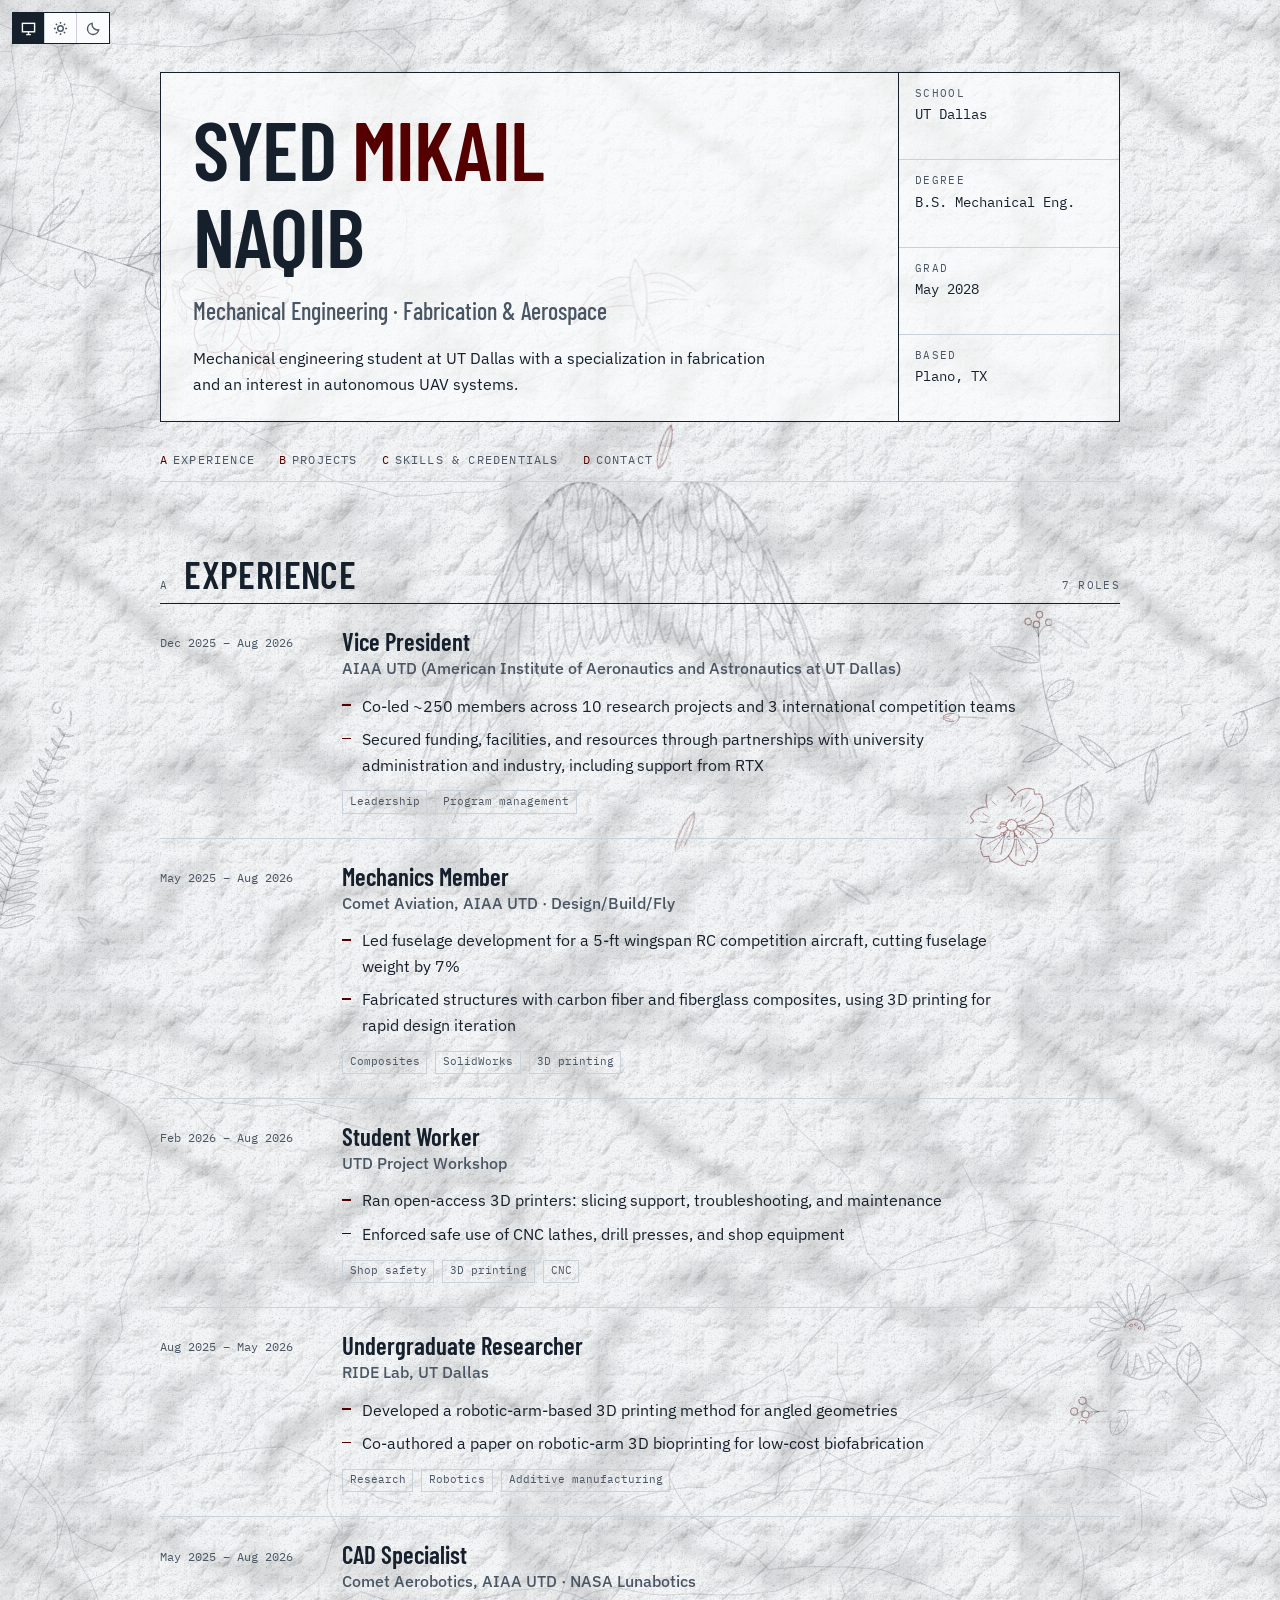
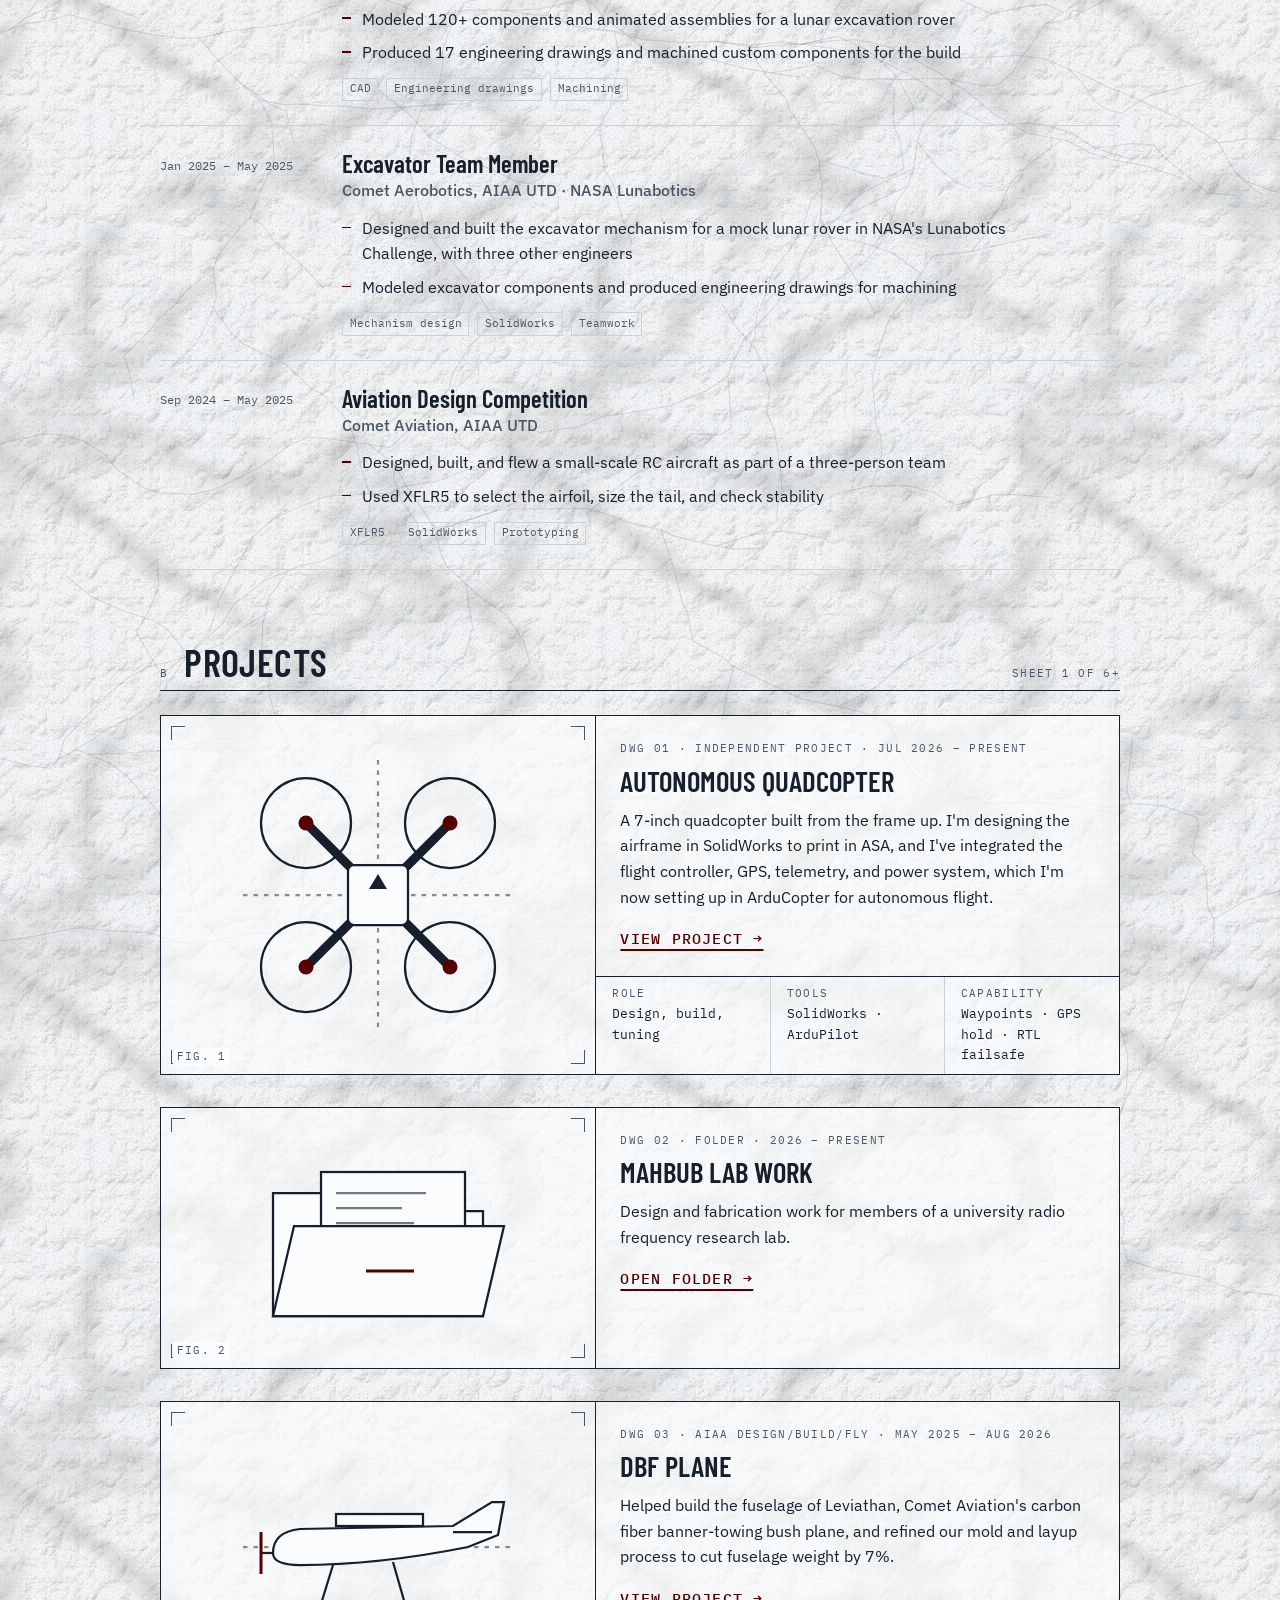
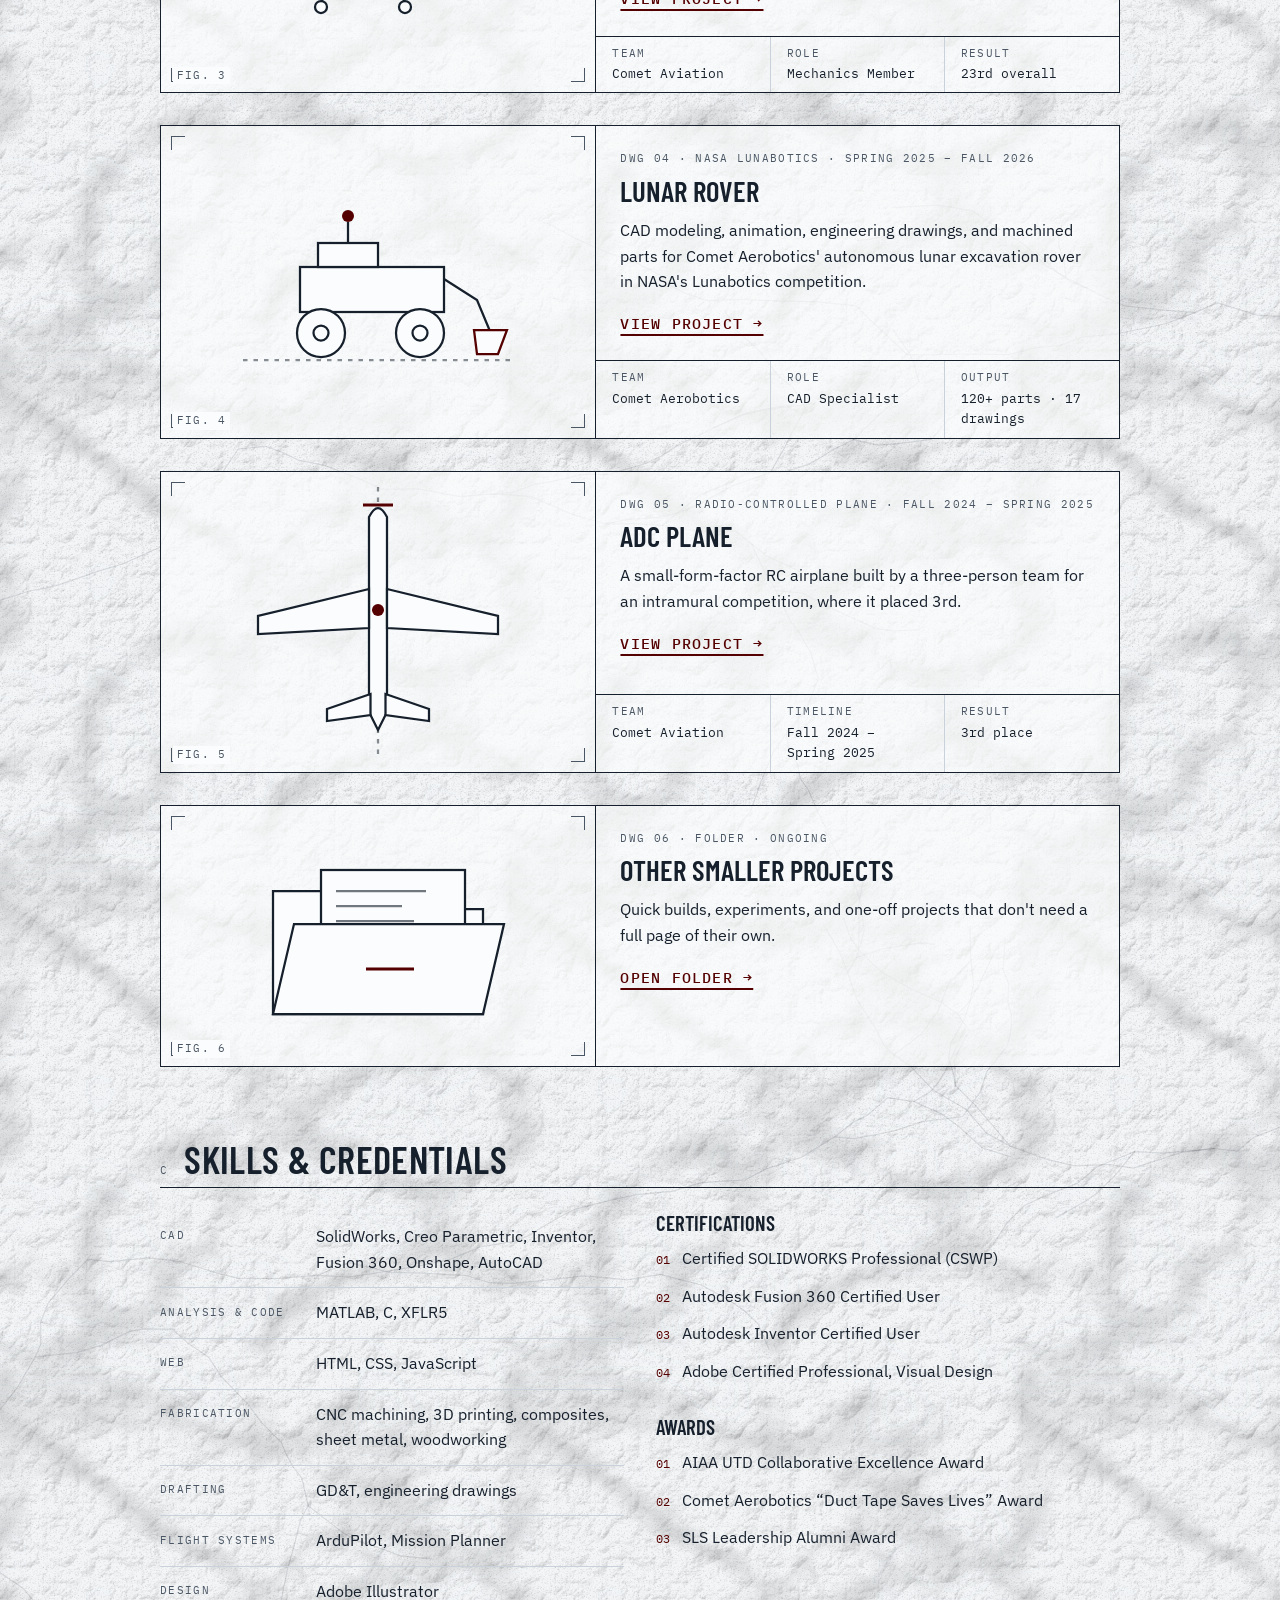
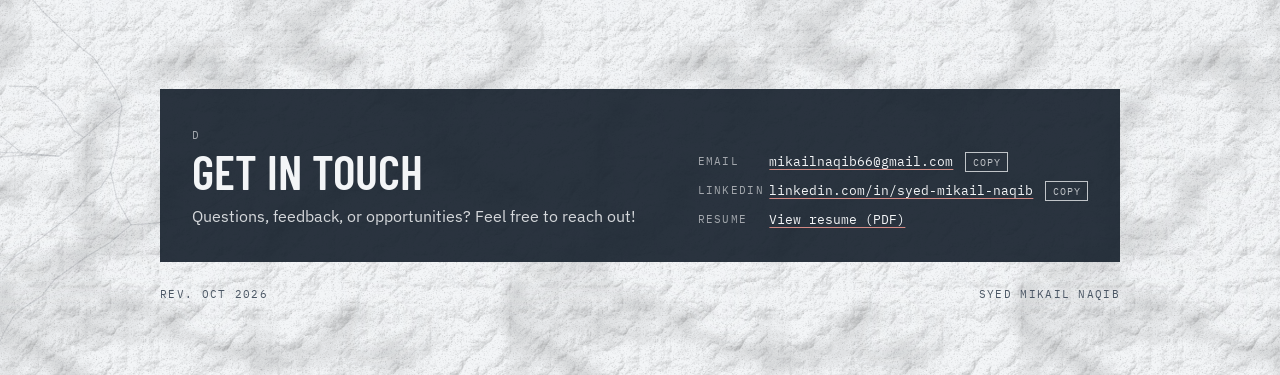
<file: index.html>
<!doctype html>
<html lang="en">
<head>
<meta charset="utf-8">
<meta name="viewport" content="width=device-width, initial-scale=1, viewport-fit=cover">
<meta name="description" content="Engineering portfolio of Mikail Naqib, mechanical engineering student at UT Dallas: fabrication, aerospace, and autonomous UAV projects.">
<title>Mikail Naqib Portfolio</title>
<link rel="preconnect" href="https://fonts.googleapis.com">
<link rel="stylesheet" href="https://fonts.googleapis.com/css2?family=Barlow+Condensed:wght@500;600;700&family=IBM+Plex+Sans:ital,wght@0,400;0,500;0,600;1,400&family=IBM+Plex+Mono:wght@400;500&display=swap">
<link rel="stylesheet" href="styles.css">
<meta name="portfolio-page" content="home">
<script src="site.js"></script>
<script src="background.js" defer></script>
</head>
<body>
<div class="wrap" id="app"></div>

<script>
/* =====================================================================
   EDIT YOUR PORTFOLIO HERE.
   Everything on the page is generated from this one object.
   - Add/remove entries by copying a block.
   - For project photos, set image to a URL or data URI; leave "" to show the drawing placeholder.
   - Fields marked TODO are placeholders for you to fill in.
   ===================================================================== */
const PORTFOLIO = {
  name: { first: "Syed", preferred: "Mikail", last: "Naqib" },  // "preferred" is highlighted in the accent color
  role: "Mechanical Engineering · Fabrication & Aerospace",
  summary: "Mechanical engineering student at UT Dallas with a specialization in fabrication and an interest in autonomous UAV systems.",
  meta: [
    ["School", "UT Dallas"],
    ["Degree", "B.S. Mechanical Eng."],
    ["Grad", "May 2028"],
    ["Based", "Plano, TX"]
  ],

  experience: [
    {
      title: "Vice President", org: "AIAA UTD (American Institute of Aeronautics and Astronautics at UT Dallas)", when: "Dec 2025 – Aug 2026",
      points: [
        "Co-led ~250 members across 10 research projects and 3 international competition teams",
        "Secured funding, facilities, and resources through partnerships with university administration and industry, including support from RTX"
      ],
      tags: ["Leadership", "Program management"]
    },
    {
      title: "Mechanics Member", org: "Comet Aviation, AIAA UTD · Design/Build/Fly", when: "May 2025 – Aug 2026",
      points: [
        "Led fuselage development for a 5-ft wingspan RC competition aircraft, cutting fuselage weight by 7%",
        "Fabricated structures with carbon fiber and fiberglass composites, using 3D printing for rapid design iteration"
      ],
      tags: ["Composites", "SolidWorks", "3D printing"]
    },
    {
      title: "Student Worker", org: "UTD Project Workshop", when: "Feb 2026 – Aug 2026",
      points: [
        "Ran open-access 3D printers: slicing support, troubleshooting, and maintenance",
        "Enforced safe use of CNC lathes, drill presses, and shop equipment"
      ],
      tags: ["Shop safety", "3D printing", "CNC"]
    },
    {
      title: "Undergraduate Researcher", org: "RIDE Lab, UT Dallas", when: "Aug 2025 – May 2026",
      points: [
        "Developed a robotic-arm-based 3D printing method for angled geometries",
        "Co-authored a paper on robotic-arm 3D bioprinting for low-cost biofabrication"
      ],
      tags: ["Research", "Robotics", "Additive manufacturing"]
    },
    {
      title: "CAD Specialist", org: "Comet Aerobotics, AIAA UTD · NASA Lunabotics", when: "May 2025 – Aug 2026",
      points: [
        "Modeled 120+ components and animated assemblies for a lunar excavation rover",
        "Produced 17 engineering drawings and machined custom components for the build"
      ],
      tags: ["CAD", "Engineering drawings", "Machining"]
    },
    {
      title: "Excavator Team Member", org: "Comet Aerobotics, AIAA UTD · NASA Lunabotics", when: "Jan 2025 – May 2025",
      points: [
        "Designed and built the excavator mechanism for a mock lunar rover in NASA's Lunabotics Challenge, with three other engineers",
        "Modeled excavator components and produced engineering drawings for machining"
      ],
      tags: ["Mechanism design", "SolidWorks", "Teamwork"]
    },
    {
      title: "Aviation Design Competition", org: "Comet Aviation, AIAA UTD", when: "Sep 2024 – May 2025",
      points: [
        "Designed, built, and flew a small-scale RC aircraft as part of a three-person team",
        "Used XFLR5 to select the airfoil, size the tail, and check stability"
      ],
      tags: ["XFLR5", "SolidWorks", "Prototyping"]
    }
  ],

  projects: [
    {
      title: "Autonomous Quadcopter", kind: "Independent project", when: "Jul 2026 – present",
      image: "", figure: "quad", link: "quadcopter.html",
      text: "A 7-inch quadcopter built from the frame up. I'm designing the airframe in SolidWorks to print in ASA, and I've integrated the flight controller, GPS, telemetry, and power system, which I'm now setting up in ArduCopter for autonomous flight.",
      specs: [["Role","Design, build, tuning"],["Tools","SolidWorks · ArduPilot"],["Capability","Waypoints · GPS hold · RTL failsafe"]]
    },
    {
      title: "Mahbub Lab Work", kind: "Folder", when: "2026 – present",
      image: "", figure: "folder", link: "mahbub-lab.html", linkText: "Open folder",
      text: "Design and fabrication work for members of a university radio frequency research lab.",
      specs: []   // folder cards have no spec row
    },
    {
      title: "DBF Plane", kind: "AIAA Design/Build/Fly", when: "May 2025 – Aug 2026",
      image: "", figure: "dbf", link: "dbf-plane.html",
      text: "Helped build the fuselage of Leviathan, Comet Aviation's carbon fiber banner-towing bush plane, and refined our mold and layup process to cut fuselage weight by 7%.",
      specs: [["Team","Comet Aviation"],["Role","Mechanics Member"],["Result","23rd overall"]]
    },
    {
      title: "Lunar Rover", kind: "NASA Lunabotics", when: "Spring 2025 – Fall 2026",
      image: "", figure: "rover", link: "lunar-rover.html",
      text: "CAD modeling, animation, engineering drawings, and machined parts for Comet Aerobotics' autonomous lunar excavation rover in NASA's Lunabotics competition.",
      specs: [["Team","Comet Aerobotics"],["Role","CAD Specialist"],["Output","120+ parts · 17 drawings"]]
    },
    {
      title: "ADC Plane", kind: "Radio-controlled plane", when: "Fall 2024 – Spring 2025",
      image: "", figure: "plane", link: "adc-plane.html",
      text: "A small-form-factor RC airplane built by a three-person team for an intramural competition, where it placed 3rd.",
      specs: [["Team","Comet Aviation"],["Timeline","Fall 2024 – Spring 2025"],["Result","3rd place"]]
    },
    {
      title: "Other Smaller Projects", kind: "Folder", when: "Ongoing",
      image: "", figure: "folder", link: "other-projects.html", linkText: "Open folder",
      text: "Quick builds, experiments, and one-off projects that don't need a full page of their own.",
      specs: []   // folder cards have no spec row
    }
  ],

  skills: [
    ["CAD", "SolidWorks, Creo Parametric, Inventor, Fusion 360, Onshape, AutoCAD"],
    ["Analysis & code", "MATLAB, C, XFLR5"],
    ["Web", "HTML, CSS, JavaScript"],
    ["Fabrication", "CNC machining, 3D printing, composites, sheet metal, woodworking"],
    ["Drafting", "GD&T, engineering drawings"],
    ["Flight systems", "ArduPilot, Mission Planner"],
    ["Design", "Adobe Illustrator"]
  ],
  certifications: [
    "Certified SOLIDWORKS Professional (CSWP)",
    "Autodesk Fusion 360 Certified User",
    "Autodesk Inventor Certified User",
    "Adobe Certified Professional, Visual Design"
  ],
  awards: [
    "AIAA UTD Collaborative Excellence Award",
    "Comet Aerobotics “Duct Tape Saves Lives” Award",
    "SLS Leadership Alumni Award"
  ],

  contact: [
    ["Email", "mikailnaqib66@gmail.com", "mailto:mikailnaqib66@gmail.com"],
    ["LinkedIn", "linkedin.com/in/syed-mikail-naqib", "https://www.linkedin.com/in/syed-mikail-naqib"],
    ["Resume", "View resume (PDF)", "resume.pdf"]
  ]
};

/* ---------------- Figure placeholders (line drawings) ---------------- */
const FIGS = {
  quad:`<svg viewBox="0 0 200 200" fill="none" stroke="currentColor" stroke-width="1.5" aria-hidden="true">
    <g stroke-dasharray="3 4" opacity=".5"><line x1="100" y1="10" x2="100" y2="190"/><line x1="10" y1="100" x2="190" y2="100"/></g>
    <line x1="52" y1="52" x2="148" y2="148" stroke-width="6" stroke-linecap="round"/><line x1="148" y1="52" x2="52" y2="148" stroke-width="6" stroke-linecap="round"/>
    <rect x="80" y="80" width="40" height="40" rx="4" fill="var(--sheet)"/>
    <circle cx="52" cy="52" r="30"/><circle cx="148" cy="52" r="30"/><circle cx="52" cy="148" r="30"/><circle cx="148" cy="148" r="30"/>
    <g fill="var(--accent)" stroke="none"><circle cx="52" cy="52" r="5"/><circle cx="148" cy="52" r="5"/><circle cx="52" cy="148" r="5"/><circle cx="148" cy="148" r="5"/></g>
    <path d="M100 86 l6 10 h-12z" fill="currentColor" stroke="none"/></svg>`,
  mount:`<svg viewBox="0 0 200 160" fill="none" stroke="currentColor" stroke-width="1.5" aria-hidden="true">
    <rect x="30" y="70" width="140" height="10"/><rect x="50" y="30" width="100" height="40" rx="3"/>
    <rect x="62" y="40" width="34" height="20" stroke="var(--accent)"/><rect x="104" y="40" width="34" height="20"/>
    <line x1="40" y1="80" x2="40" y2="120"/><line x1="160" y1="80" x2="160" y2="120"/><line x1="25" y1="120" x2="55" y2="120"/><line x1="145" y1="120" x2="175" y2="120"/>
    <g stroke-width="1" opacity=".7"><line x1="30" y1="140" x2="170" y2="140"/><line x1="30" y1="135" x2="30" y2="145"/><line x1="170" y1="135" x2="170" y2="145"/></g></svg>`,
  plane:`<svg viewBox="0 0 200 200" fill="none" stroke="currentColor" stroke-width="1.5" aria-hidden="true">
    <g stroke-dasharray="3 4" opacity=".5"><line x1="100" y1="10" x2="100" y2="190"/></g>
    <path d="M94 30 Q100 18 106 30 L106 160 L100 172 L94 160 Z" fill="var(--sheet)"/>
    <path d="M94 78 L20 96 L20 108 L94 104 Z M106 78 L180 96 L180 108 L106 104 Z" fill="var(--sheet)"/>
    <path d="M95 148 L66 158 L66 166 L95 162 Z M105 148 L134 158 L134 166 L105 162 Z" fill="var(--sheet)"/>
    <line x1="90" y1="22" x2="110" y2="22" stroke="var(--accent)" stroke-width="2"/>
    <circle cx="100" cy="92" r="4" fill="var(--accent)" stroke="none"/></svg>`,
  folder:`<svg viewBox="0 0 200 160" fill="none" stroke="currentColor" stroke-width="1.5" aria-hidden="true">
    <path d="M30 50 L30 132 L170 132 L170 62 L96 62 L86 50 Z" fill="var(--sheet)"/>
    <rect x="62" y="36" width="96" height="60" fill="var(--sheet)"/>
    <path d="M72 50h60M72 60h44M72 70h52" opacity=".6"/>
    <path d="M30 132 L44 72 L184 72 L170 132 Z" fill="var(--sheet)"/>
    <line x1="92" y1="102" x2="124" y2="102" stroke="var(--accent)" stroke-width="2"/></svg>`,
  rover:`<svg viewBox="0 0 200 160" fill="none" stroke="currentColor" stroke-width="1.5" aria-hidden="true">
    <line x1="10" y1="132" x2="190" y2="132" stroke-dasharray="3 4" opacity=".5"/>
    <rect x="48" y="70" width="96" height="30" fill="var(--sheet)"/>
    <rect x="60" y="54" width="40" height="16" fill="var(--sheet)"/>
    <line x1="80" y1="54" x2="80" y2="40"/><circle cx="80" cy="36" r="4" fill="var(--accent)" stroke="none"/>
    <path d="M144 78 L166 92 L176 116" /><path d="M164 112 L186 112 L180 128 L166 128 Z" fill="var(--sheet)" stroke="var(--accent)"/>
    <circle cx="62" cy="114" r="16" fill="var(--sheet)"/><circle cx="62" cy="114" r="5"/>
    <circle cx="128" cy="114" r="16" fill="var(--sheet)"/><circle cx="128" cy="114" r="5"/></svg>`,
  dbf:`<svg viewBox="0 0 200 160" fill="none" stroke="currentColor" stroke-width="1.5" aria-hidden="true">
    <line x1="10" y1="80" x2="190" y2="80" stroke-dasharray="3 4" opacity=".5"/>
    <path d="M30 84 Q30 70 48 68 L150 66 L176 50 L184 50 L180 72 L160 80 Q100 92 48 92 Q30 92 30 84 Z" fill="var(--sheet)"/>
    <rect x="72" y="58" width="58" height="8" fill="var(--sheet)"/>
    <path d="M150 70 L176 70" />
    <line x1="22" y1="70" x2="22" y2="98" stroke="var(--accent)" stroke-width="2"/>
    <line x1="22" y1="84" x2="30" y2="84"/>
    <path d="M70 92 L62 118 M110 90 L118 118" /><circle cx="62" cy="120" r="4" fill="var(--sheet)"/><circle cx="118" cy="120" r="4" fill="var(--sheet)"/></svg>`,
  car:`<svg viewBox="0 0 200 160" fill="none" stroke="currentColor" stroke-width="1.5" aria-hidden="true">
    <rect x="40" y="60" width="120" height="40" rx="6"/><rect x="70" y="45" width="60" height="18" rx="3"/>
    <circle cx="65" cy="105" r="14" fill="var(--sheet)"/><circle cx="135" cy="105" r="14" fill="var(--sheet)"/>
    <g stroke="var(--accent)"><path d="M150 30 a14 14 0 0 1 14 14"/><path d="M150 20 a24 24 0 0 1 24 24"/></g>
    <circle cx="150" cy="44" r="3" fill="var(--accent)" stroke="none"/></svg>`
};

/* ---------------- Render ---------------- */
const esc = s => String(s).replace(/[&<>"']/g, c => ({"&":"&amp;","<":"&lt;",">":"&gt;",'"':"&quot;","'":"&#39;"}[c]));
const P = PORTFOLIO;
const pad = n => String(n).padStart(2,"0");

const ICONS = {
  light:`<svg viewBox="0 0 16 16" fill="none" stroke="currentColor" stroke-width="1.5" aria-hidden="true"><circle cx="8" cy="8" r="3"/><path d="M8 1v2M8 13v2M1 8h2M13 8h2M3 3l1.4 1.4M11.6 11.6L13 13M3 13l1.4-1.4M11.6 4.4L13 3"/></svg>`,
  system:`<svg viewBox="0 0 16 16" fill="none" stroke="currentColor" stroke-width="1.5" aria-hidden="true"><rect x="1.5" y="2.5" width="13" height="9"/><path d="M5.5 14.5h5M8 11.5v3"/></svg>`,
  dark:`<svg viewBox="0 0 16 16" fill="none" stroke="currentColor" stroke-width="1.5" aria-hidden="true"><path d="M13.5 9.5A6 6 0 0 1 6.5 2.5a6 6 0 1 0 7 7z"/></svg>`
};
const header = `
<div class="topbar">
  <div class="theme-switch" role="group" aria-label="Color theme">
    ${["system","light","dark"].map(m=>`<button type="button" data-mode="${m}" aria-pressed="false" aria-label="${m[0].toUpperCase()+m.slice(1)} theme" title="${m[0].toUpperCase()+m.slice(1)}">${ICONS[m]}</button>`).join("")}
  </div>
</div>
<header class="titleblock">
  <div class="tb-main">
    <h1>${esc(P.name.first)} <span class="first">${esc(P.name.preferred)}</span><br>${esc(P.name.last)}</h1>
    <div class="tb-role">${esc(P.role)}</div>
    <p class="tb-summary">${esc(P.summary)}</p>
  </div>
  <div class="tb-cells">
    ${P.meta.map(([k,v])=>`<div class="tb-cell"><span class="label">${esc(k)}</span><span class="v">${esc(v)}</span></div>`).join("")}
  </div>
</header>
<nav class="toc" aria-label="Sections">
  <a href="#experience"><span>A</span>Experience</a><a href="#projects"><span>B</span>Projects</a>
  <a href="#skills"><span>C</span>Skills &amp; credentials</a><a href="#contact"><span>D</span>Contact</a>
</nav>`;

const experience = `
<section id="experience">
  <div class="sec-head"><span class="label">A</span><h2>Experience</h2><span class="label">${P.experience.length} roles</span></div>
  ${P.experience.map(x=>`
  <article class="xp">
    <div class="xp-when">${esc(x.when)}</div>
    <div class="xp-body">
      <h3>${esc(x.title)}</h3><div class="xp-org">${esc(x.org)}</div>
      <ul class="pts">${x.points.map(p=>`<li>${esc(p)}</li>`).join("")}</ul>
      ${x.tags?.length?`<div class="chips">${x.tags.map(t=>`<span class="chip">${esc(t)}</span>`).join("")}</div>`:""}
    </div>
  </article>`).join("")}
</section>`;

const projects = `
<section id="projects">
  <div class="sec-head"><span class="label">B</span><h2>Projects</h2><span class="label">Sheet 1 of ${P.projects.length}+</span></div>
  <div class="sheets">
  ${P.projects.map((p,i)=>`
    <${p.link?`a href="${esc(p.link)}"`:"article"} class="sheet">
      <div class="fig">
        <span class="corner c1"></span><span class="corner c2"></span><span class="corner c3"></span><span class="corner c4"></span>
        ${p.image?`<img src="${esc(p.image)}" alt="${esc(p.title)}">`:(FIGS[p.figure]||FIGS.quad)}
        <span class="label fig-cap">Fig. ${i+1}</span>
      </div>
      <div class="sheet-body">
        <div class="sheet-top">
          <div class="label">DWG ${pad(i+1)} · ${esc(p.kind)} · ${esc(p.when)}</div>
          <h3 style="margin-top:var(--s2)">${esc(p.title)}</h3>
          <p>${esc(p.text)}</p>
          ${p.link?`<span class="more">${esc(p.linkText||"View project")} &rarr;</span>`:""}
        </div>
        ${p.specs.length?`<div class="specs">${p.specs.map(([k,v])=>`<div><span class="label">${esc(k)}</span><span class="v">${esc(v)}</span></div>`).join("")}</div>`:""}
      </div>
    </${p.link?"a":"article"}>`).join("")}
  </div>
</section>`;

const skills = `
<section id="skills">
  <div class="sec-head"><span class="label">C</span><h2>Skills &amp; credentials</h2></div>
  <div class="grid2">
    <dl style="margin:0">
      ${P.skills.map(([k,v])=>`<div class="kv"><dt class="label">${esc(k)}</dt><dd>${esc(v)}</dd></div>`).join("")}
    </dl>
    <div style="display:grid;gap:var(--s6);align-content:start">
      <div><h3 class="sub">Certifications</h3><ul class="list-plain">${P.certifications.map((c,i)=>`<li><span class="n">${pad(i+1)}</span><span>${esc(c)}</span></li>`).join("")}</ul></div>
      <div><h3 class="sub">Awards</h3><ul class="list-plain">${P.awards.map((c,i)=>`<li><span class="n">${pad(i+1)}</span><span>${esc(c)}</span></li>`).join("")}</ul></div>
    </div>
  </div>
</section>`;

const contact = `
<section id="contact">
  <div class="contact">
    <div><span class="label" style="color:inherit;opacity:.6">D</span><h2>Get in touch</h2>
      <p>Questions, feedback, or opportunities? Feel free to reach out!</p></div>
    <div class="links">
      ${P.contact.map(([k,v,href],i)=>`<div class="row"><span class="k">${esc(k)}</span>${href?`<a href="${esc(href)}" target="_blank" rel="noopener">${esc(v)}</a>`:`<span id="c${i}">${esc(v)}</span>`}${(!href || /^(https?:|mailto:)/.test(href)) ? `<button class="copy" type="button" data-v="${esc(/^https?:/.test(href) ? href : v)}">Copy</button>` : ""}</div>`).join("")}
    </div>
  </div>
  <footer><span class="label">Rev. Oct 2026</span><span class="label">${esc(P.name.first)} ${esc(P.name.preferred)} ${esc(P.name.last)}</span></footer>
</section>`;

document.getElementById("app").innerHTML = header + experience + projects + skills + contact;

document.querySelectorAll(".copy").forEach(b=>b.addEventListener("click",()=>{
  const done=()=>{b.textContent="Copied";setTimeout(()=>b.textContent="Copy",1500)};
  try{ navigator.clipboard.writeText(b.dataset.v).then(done).catch(()=>{const r=document.createRange();r.selectNodeContents(b.previousElementSibling);const s=getSelection();s.removeAllRanges();s.addRange(r)}); }
  catch(e){}
}));
</script>
</body>
</html>
</file>
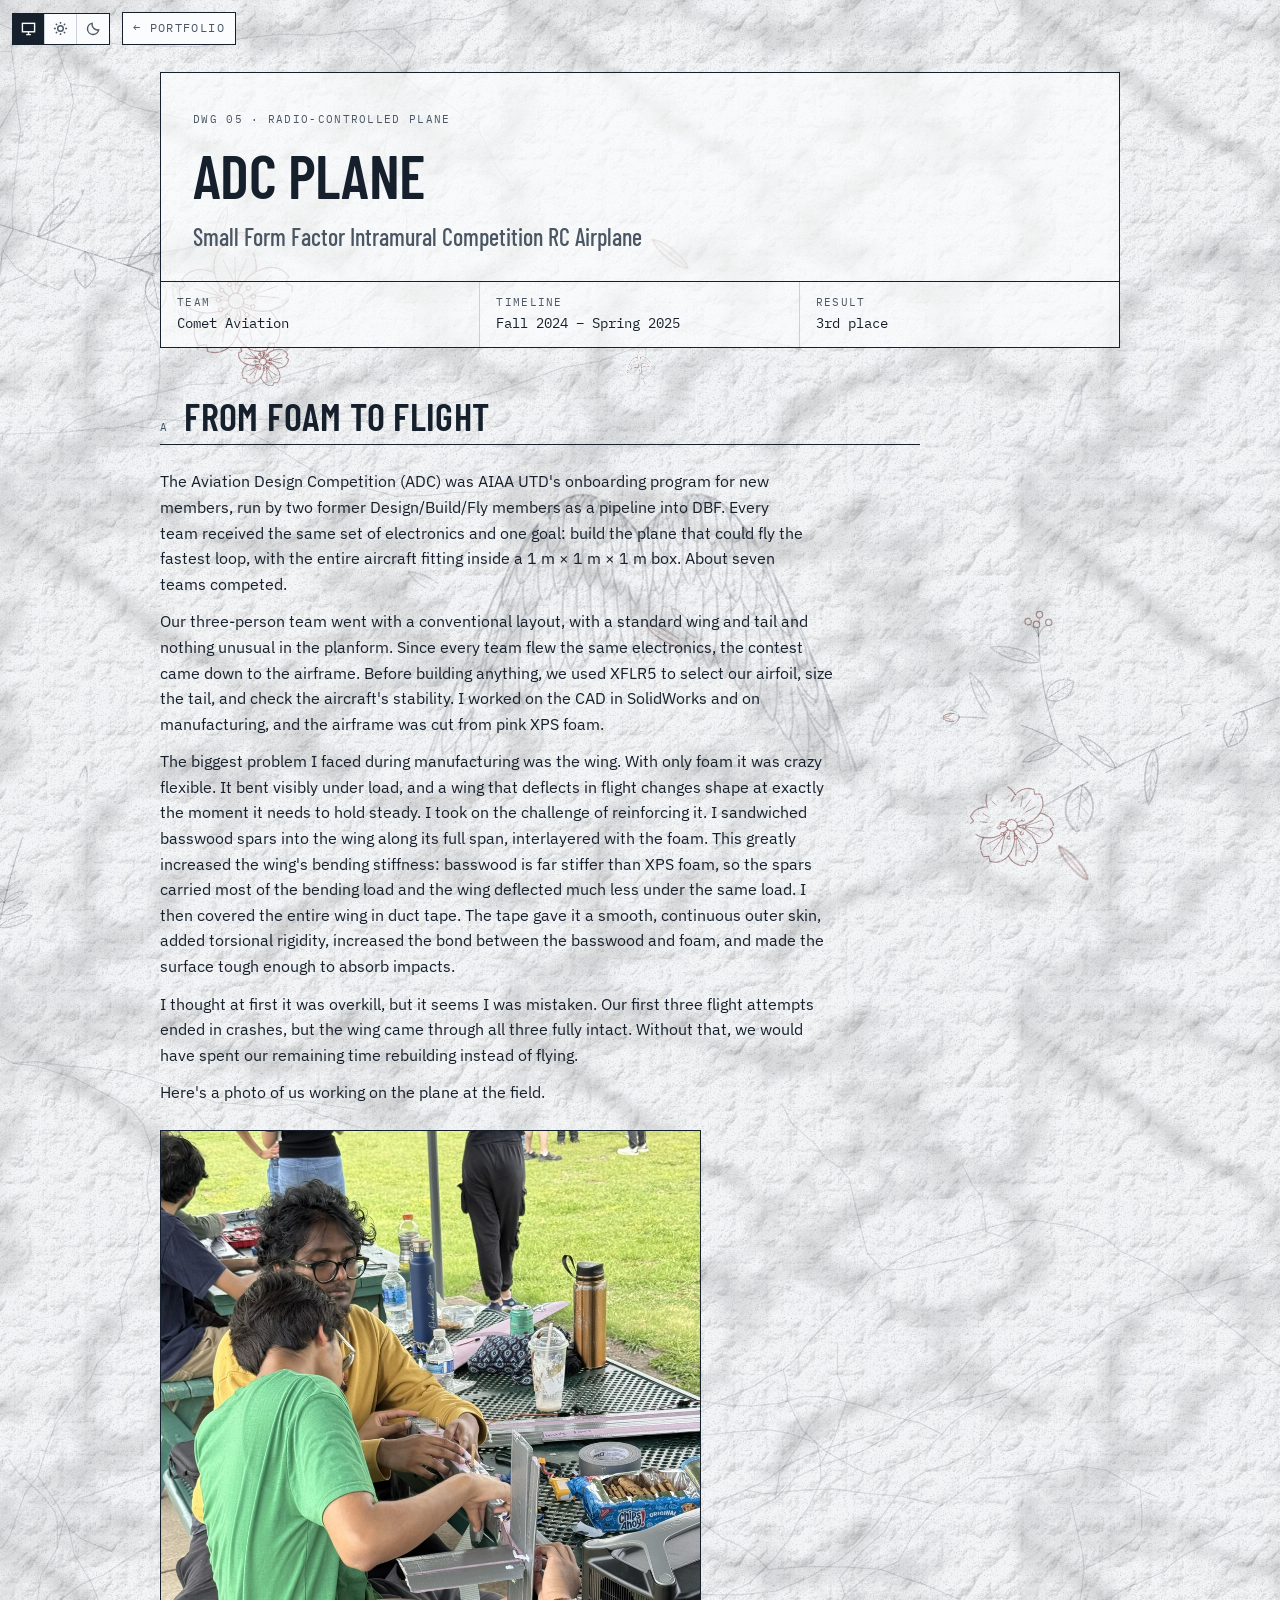
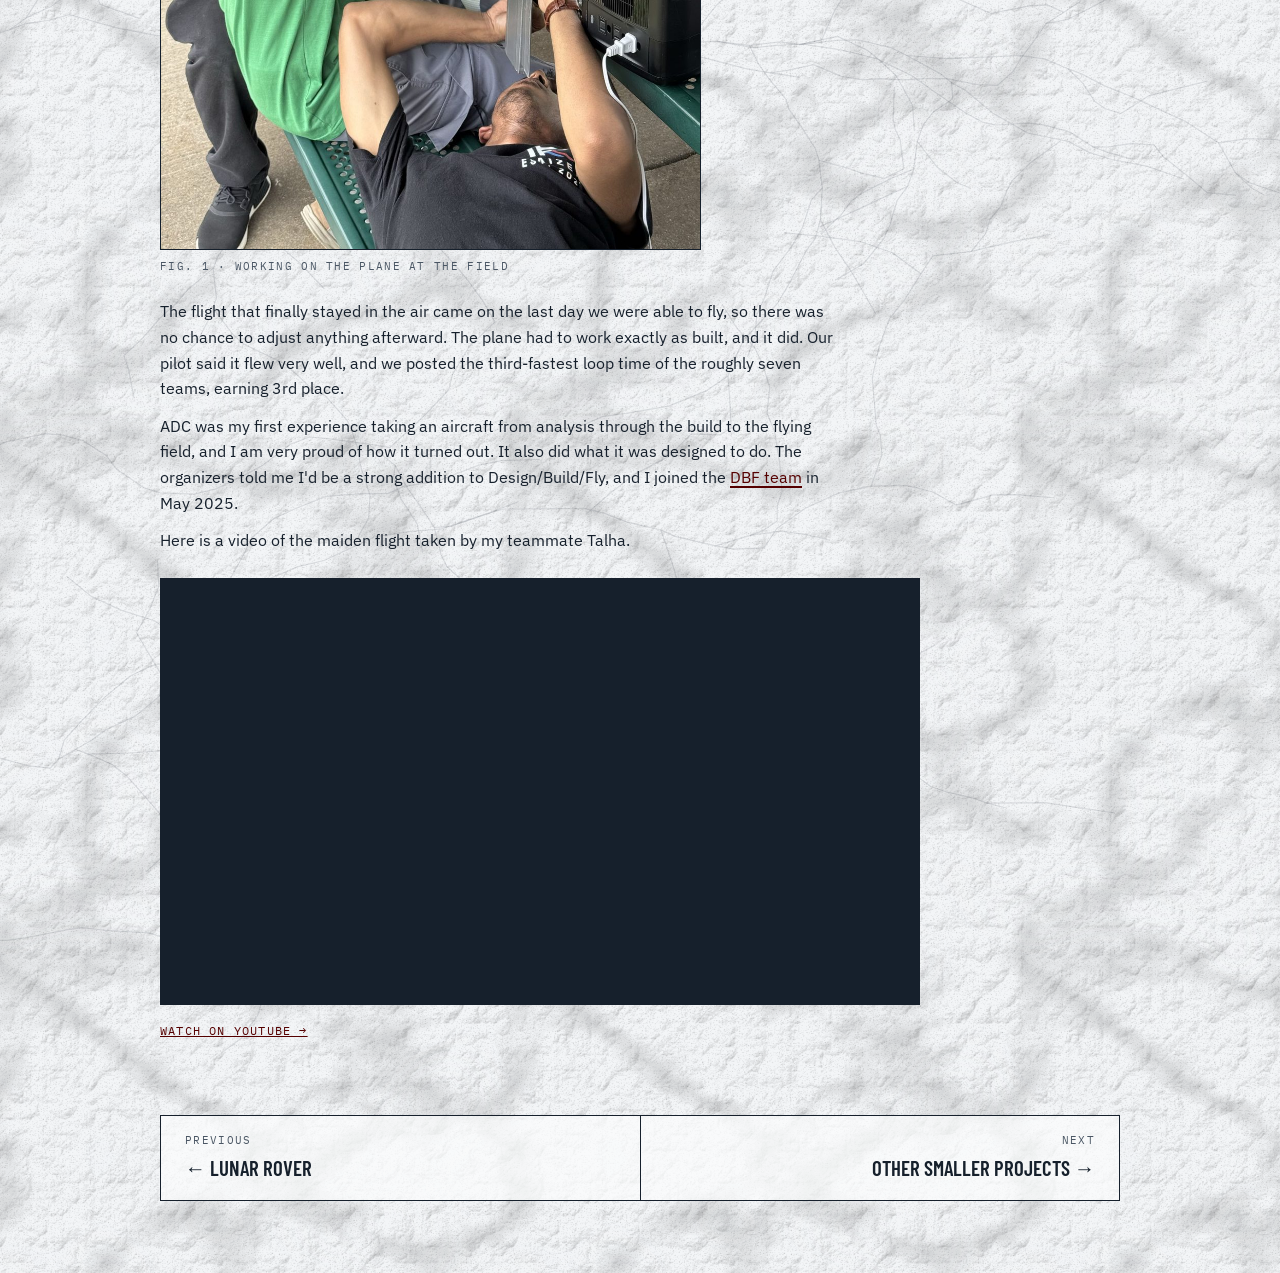
<file: adc-plane.html>
<!doctype html>
<html lang="en">
<head>
<meta charset="utf-8">
<meta name="viewport" content="width=device-width, initial-scale=1, viewport-fit=cover">
<title>ADC Plane · Mikail Naqib</title>
<meta name="description" content="ADC Plane: a small-form-factor RC airplane built by a three-person team for an intramural competition, placing 3rd.">
<link rel="preconnect" href="https://fonts.googleapis.com">
<link rel="stylesheet" href="https://fonts.googleapis.com/css2?family=Barlow+Condensed:wght@500;600;700&family=IBM+Plex+Sans:ital,wght@0,400;0,500;0,600;1,400&family=IBM+Plex+Mono:wght@400;500&display=swap">
<link rel="stylesheet" href="styles.css">
<script src="site.js"></script>
<script src="background.js" defer></script>
</head>
<body>
<div class="wrap detail">

  <div class="topbar">
    <div class="theme-switch" role="group" aria-label="Color theme">
      <button type="button" data-mode="system" aria-pressed="false" aria-label="System theme" title="System"><svg viewBox="0 0 16 16" fill="none" stroke="currentColor" stroke-width="1.5" aria-hidden="true"><rect x="1.5" y="2.5" width="13" height="9"/><path d="M5.5 14.5h5M8 11.5v3"/></svg></button>
      <button type="button" data-mode="light" aria-pressed="false" aria-label="Light theme" title="Light"><svg viewBox="0 0 16 16" fill="none" stroke="currentColor" stroke-width="1.5" aria-hidden="true"><circle cx="8" cy="8" r="3"/><path d="M8 1v2M8 13v2M1 8h2M13 8h2M3 3l1.4 1.4M11.6 11.6L13 13M3 13l1.4-1.4M11.6 4.4L13 3"/></svg></button>
      <button type="button" data-mode="dark" aria-pressed="false" aria-label="Dark theme" title="Dark"><svg viewBox="0 0 16 16" fill="none" stroke="currentColor" stroke-width="1.5" aria-hidden="true"><path d="M13.5 9.5A6 6 0 0 1 6.5 2.5a6 6 0 1 0 7 7z"/></svg></button>
    </div>
    <a class="back" href="index.html#projects">&larr; Portfolio</a>
  </div>

  <!-- ============ TITLE BLOCK ============ -->
  <header class="titleblock stacked">
    <div class="tb-main">
      <span class="label">DWG 05 · Radio-controlled plane</span>
      <h1>ADC Plane</h1>
      <div class="tb-role">Small Form Factor Intramural Competition RC Airplane</div>
    </div>
    <div class="tb-cells">
      <div class="tb-cell"><span class="label">Team</span><span class="v">Comet Aviation</span></div>
      <div class="tb-cell"><span class="label">Timeline</span><span class="v">Fall 2024 – Spring 2025</span></div>
      <div class="tb-cell"><span class="label">Result</span><span class="v">3rd place</span></div>
    </div>
  </header>

  <!-- ============ PROJECT WRITE-UP ============
       To edit: change the text inside each <p>...</p>. -->
  <section class="story">
    <div class="sec-head"><span class="label">A</span><h2>From Foam to Flight</h2></div>
    <div class="prose">
      <p>The Aviation Design Competition (ADC) was AIAA UTD's onboarding program for new members, run by two former Design/Build/Fly members as a pipeline into DBF. Every team received the same set of electronics and one goal: build the plane that could fly the fastest loop, with the entire aircraft fitting inside a 1&nbsp;m &times; 1&nbsp;m &times; 1&nbsp;m box. About seven teams competed.</p>
      <p>Our three-person team went with a conventional layout, with a standard wing and tail and nothing unusual in the planform. Since every team flew the same electronics, the contest came down to the airframe. Before building anything, we used XFLR5 to select our airfoil, size the tail, and check the aircraft's stability. I worked on the CAD in SolidWorks and on manufacturing, and the airframe was cut from pink XPS foam.</p>
      <p>The biggest problem I faced during manufacturing was the wing. With only foam it was crazy flexible. It bent visibly under load, and a wing that deflects in flight changes shape at exactly the moment it needs to hold steady. I took on the challenge of reinforcing it. I sandwiched basswood spars into the wing along its full span, interlayered with the foam. This greatly increased the wing's bending stiffness: basswood is far stiffer than XPS foam, so the spars carried most of the bending load and the wing deflected much less under the same load. I then covered the entire wing in duct tape. The tape gave it a smooth, continuous outer skin, added torsional rigidity, increased the bond between the basswood and foam, and made the surface tough enough to absorb impacts.</p>
      <p>I thought at first it was overkill, but it seems I was mistaken. Our first three flight attempts ended in crashes, but the wing came through all three fully intact. Without that, we would have spent our remaining time rebuilding instead of flying.</p>
      <p>Here's a photo of us working on the plane at the field.</p>
    </div>

    <!-- PHOTO: to swap it, replace images/adc-field.jpg with a new file of the same name -->
    <figure class="media media-portrait">
      <img src="images/adc-field.jpg" alt="Three team members working on the foam RC plane at a picnic table at the flying field" width="1050" height="1400" loading="lazy">
      <figcaption class="label">Fig. 1 · Working on the plane at the field</figcaption>
    </figure>

    <div class="prose">
      <p>The flight that finally stayed in the air came on the last day we were able to fly, so there was no chance to adjust anything afterward. The plane had to work exactly as built, and it did. Our pilot said it flew very well, and we posted the third-fastest loop time of the roughly seven teams, earning 3rd place.</p>
      <p>ADC was my first experience taking an aircraft from analysis through the build to the flying field, and I am very proud of how it turned out. It also did what it was designed to do. The organizers told me I'd be a strong addition to Design/Build/Fly, and I joined the <a href="dbf-plane.html">DBF team</a> in May 2025.</p>
      <p>Here is a video of the maiden flight taken by my teammate Talha.</p>
    </div>

    <!-- VIDEO: to use a different video, change the ID after /embed/ and in the link below -->
    <figure class="media">
      <div class="video">
        <iframe src="https://www.youtube-nocookie.com/embed/ChAqB_1DsFA" title="ADC plane maiden flight" loading="lazy"
          allow="accelerometer; autoplay; clipboard-write; encrypted-media; gyroscope; picture-in-picture; web-share"
          referrerpolicy="strict-origin-when-cross-origin" allowfullscreen></iframe>
      </div>
      <figcaption><a class="video-link" href="https://www.youtube.com/watch?v=ChAqB_1DsFA" target="_blank" rel="noopener">Watch on YouTube &rarr;</a></figcaption>
    </figure>
  </section>

  <nav class="pager" aria-label="More projects">
    <a href="lunar-rover.html"><span class="label">Previous</span><strong>&larr; Lunar Rover</strong></a>
    <a href="other-projects.html"><span class="label">Next</span><strong>Other Smaller Projects &rarr;</strong></a>
  </nav>

</div>
</body>
</html>
</file>
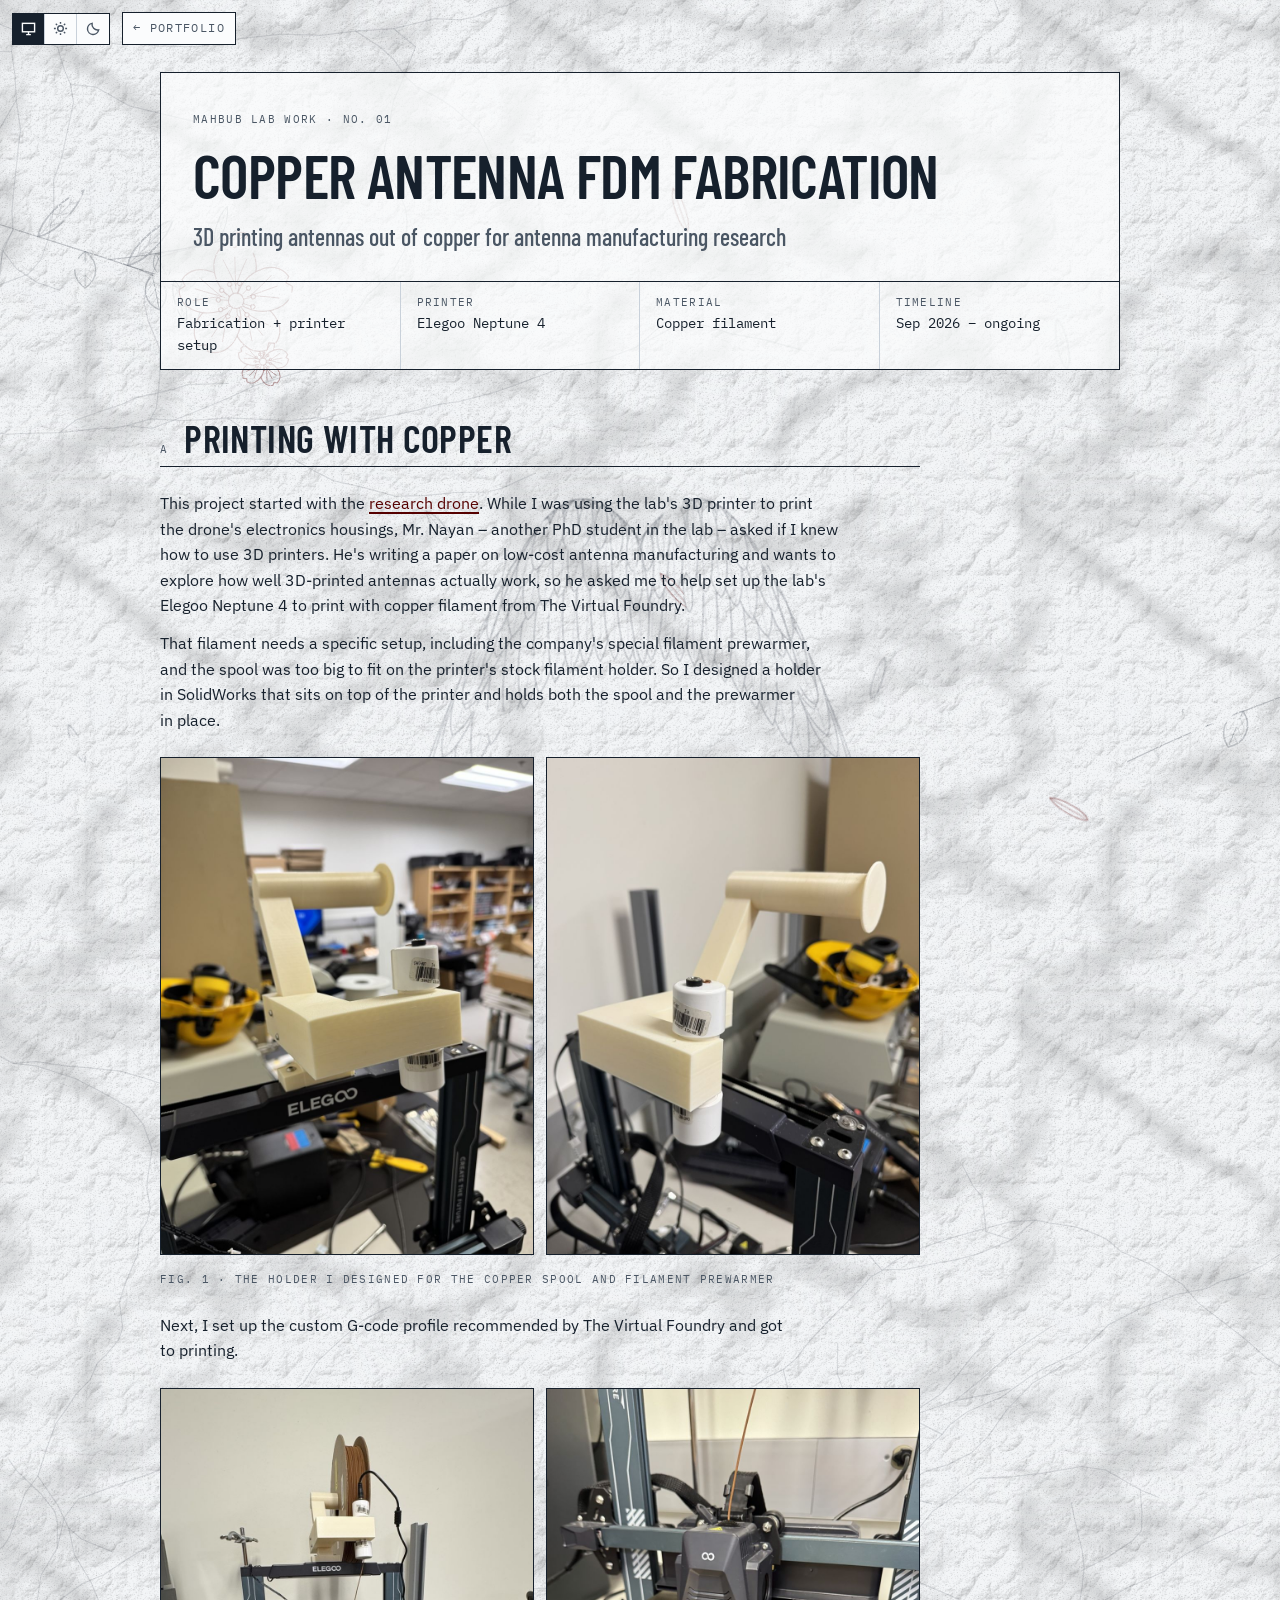
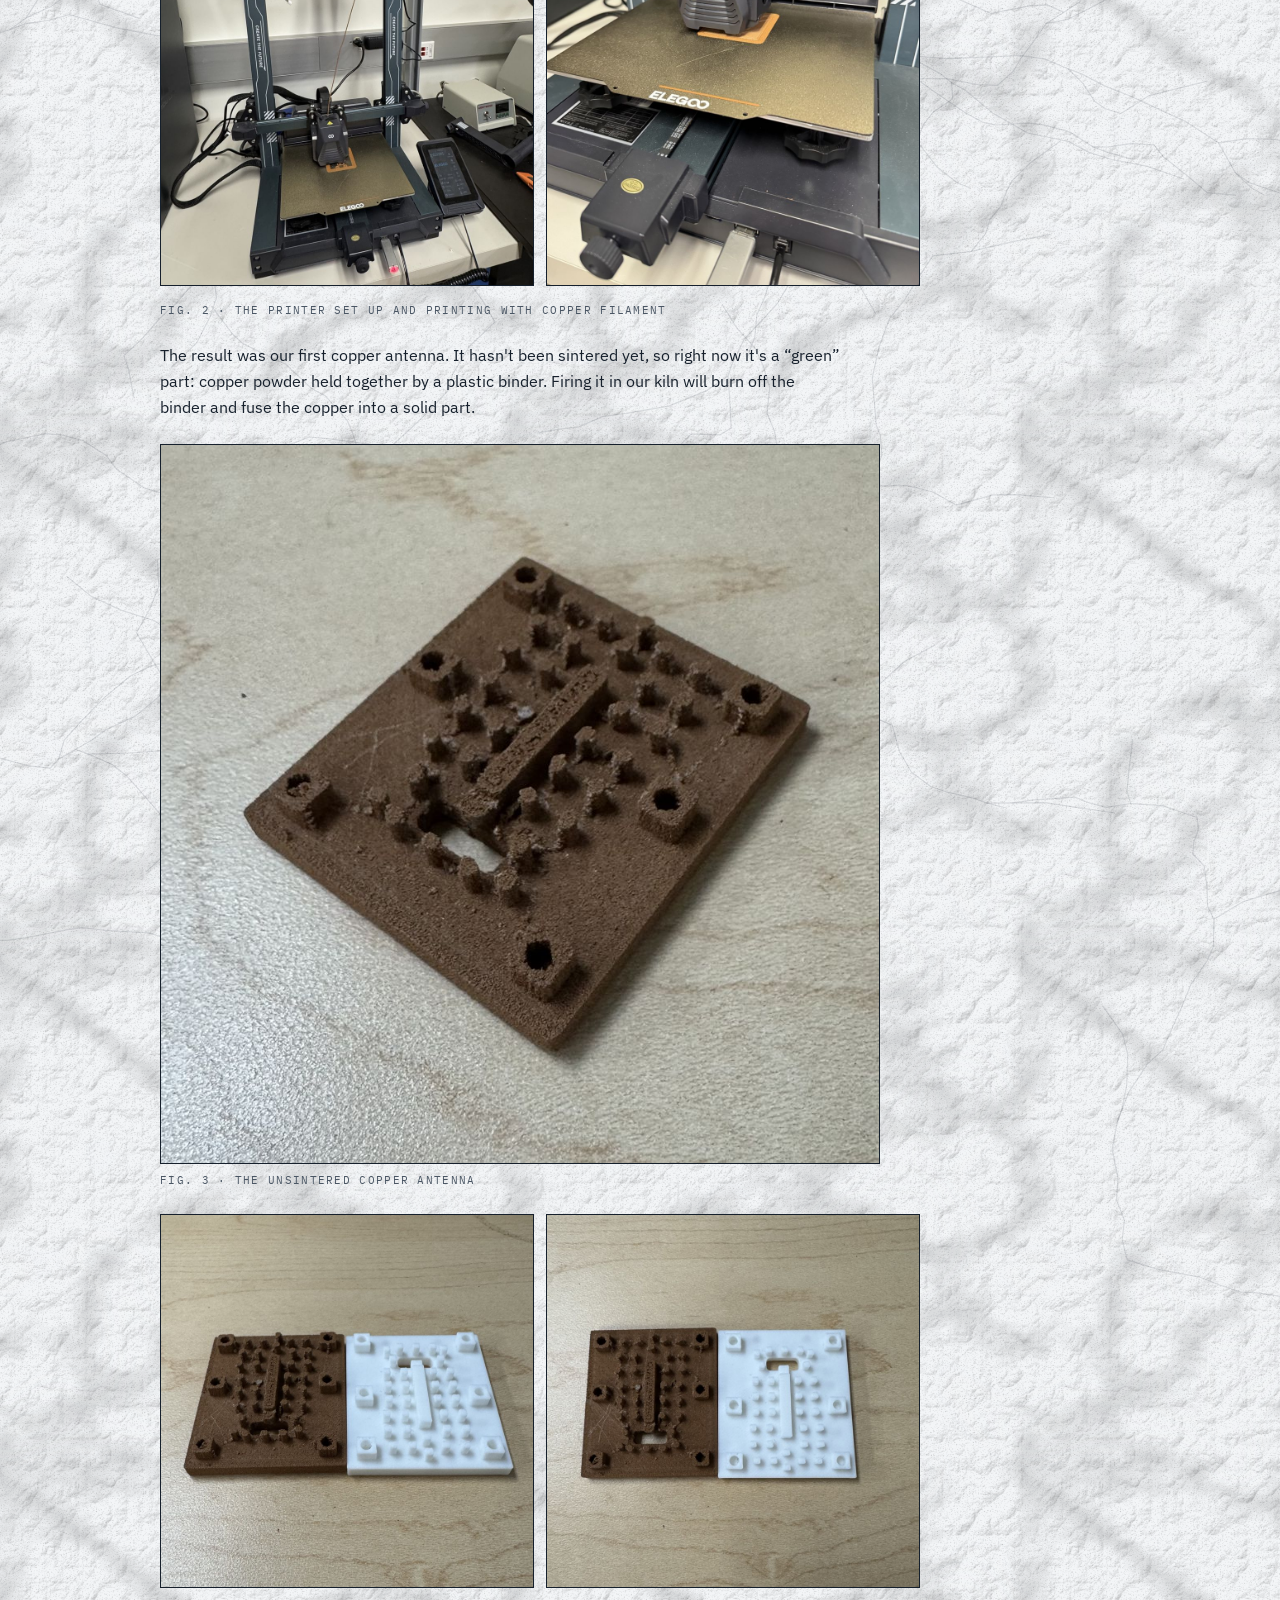
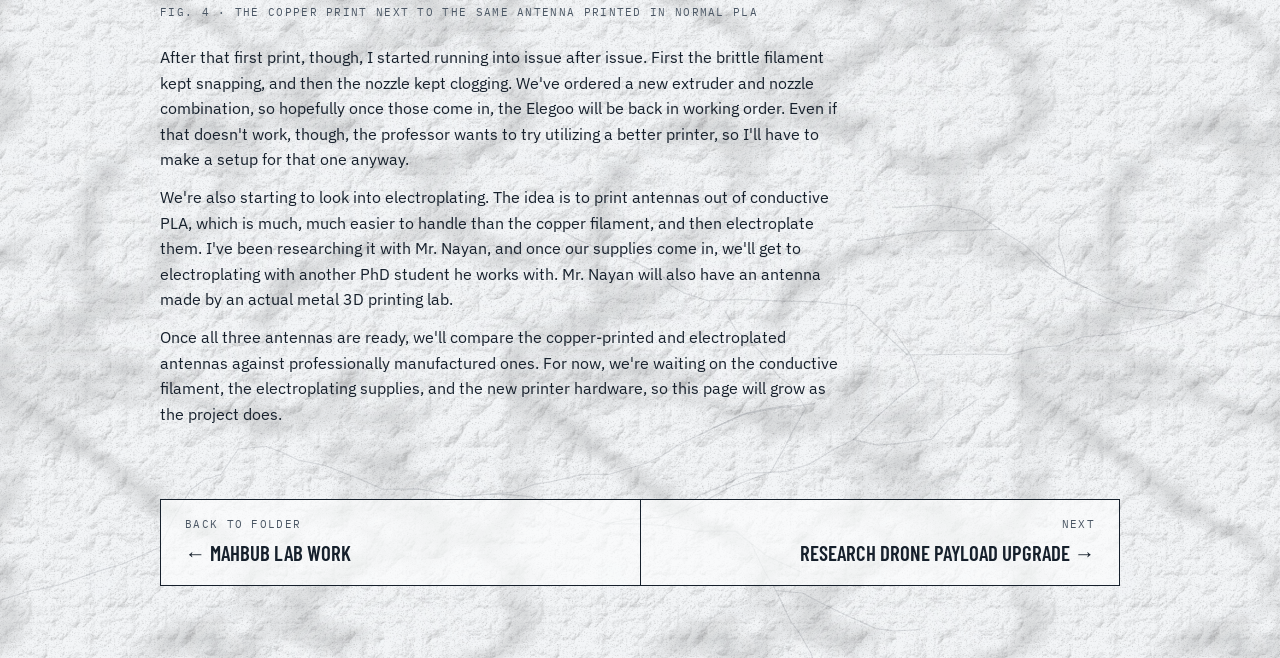
<file: copper-antenna.html>
<!doctype html>
<html lang="en">
<head>
<meta charset="utf-8">
<meta name="viewport" content="width=device-width, initial-scale=1, viewport-fit=cover">
<title>Copper Antenna FDM Fabrication · Mikail Naqib</title>
<meta name="description" content="Setting up a 3D printer to print antennas from copper filament for antenna manufacturing research, by Mikail Naqib.">
<link rel="preconnect" href="https://fonts.googleapis.com">
<link rel="stylesheet" href="https://fonts.googleapis.com/css2?family=Barlow+Condensed:wght@500;600;700&family=IBM+Plex+Sans:ital,wght@0,400;0,500;0,600;1,400&family=IBM+Plex+Mono:wght@400;500&display=swap">
<link rel="stylesheet" href="styles.css">
<script src="site.js"></script>
<script src="background.js" defer></script>
</head>
<body>
<div class="wrap detail">

  <div class="topbar">
    <div class="theme-switch" role="group" aria-label="Color theme">
      <button type="button" data-mode="system" aria-pressed="false" aria-label="System theme" title="System"><svg viewBox="0 0 16 16" fill="none" stroke="currentColor" stroke-width="1.5" aria-hidden="true"><rect x="1.5" y="2.5" width="13" height="9"/><path d="M5.5 14.5h5M8 11.5v3"/></svg></button>
      <button type="button" data-mode="light" aria-pressed="false" aria-label="Light theme" title="Light"><svg viewBox="0 0 16 16" fill="none" stroke="currentColor" stroke-width="1.5" aria-hidden="true"><circle cx="8" cy="8" r="3"/><path d="M8 1v2M8 13v2M1 8h2M13 8h2M3 3l1.4 1.4M11.6 11.6L13 13M3 13l1.4-1.4M11.6 4.4L13 3"/></svg></button>
      <button type="button" data-mode="dark" aria-pressed="false" aria-label="Dark theme" title="Dark"><svg viewBox="0 0 16 16" fill="none" stroke="currentColor" stroke-width="1.5" aria-hidden="true"><path d="M13.5 9.5A6 6 0 0 1 6.5 2.5a6 6 0 1 0 7 7z"/></svg></button>
    </div>
    <a class="back" href="index.html#projects">&larr; Portfolio</a>
  </div>

  <!-- ============ TITLE BLOCK ============ -->
  <header class="titleblock stacked">
    <div class="tb-main">
      <span class="label">Mahbub Lab Work · No. 01</span>
      <h1>Copper Antenna FDM Fabrication</h1>
      <div class="tb-role">3D printing antennas out of copper for antenna manufacturing research</div>
    </div>
    <div class="tb-cells">
      <div class="tb-cell"><span class="label">Role</span><span class="v">Fabrication + printer setup</span></div>
      <div class="tb-cell"><span class="label">Printer</span><span class="v">Elegoo Neptune 4</span></div>
      <div class="tb-cell"><span class="label">Material</span><span class="v">Copper filament</span></div>
      <div class="tb-cell"><span class="label">Timeline</span><span class="v">Sep 2026 – ongoing</span></div>
    </div>
  </header>

  <!-- ============ PROJECT WRITE-UP ============
       To edit: change the text inside each <p>...</p>. -->
  <section class="story">
    <div class="sec-head"><span class="label">A</span><h2>Printing With Copper</h2></div>
    <div class="prose">
      <p>This project started with the <a href="research-drone.html">research drone</a>. While I was using the lab's 3D printer to print the drone's electronics housings, Mr. Nayan &ndash; another PhD student in the lab &ndash; asked if I knew how to use 3D printers. He's writing a paper on low-cost antenna manufacturing and wants to explore how well 3D-printed antennas actually work, so he asked me to help set up the lab's Elegoo Neptune 4 to print with copper filament from The Virtual Foundry.</p>
      <p>That filament needs a specific setup, including the company's special filament prewarmer, and the spool was too big to fit on the printer's stock filament holder. So I designed a holder in SolidWorks that sits on top of the printer and holds both the spool and the prewarmer in place.</p>
    </div>

    <div class="media media-pair">
      <figure><img src="images/cu-holder-1.jpg" alt="The 3D-printed holder mounted on top of the printer frame, with a spool arm and the filament prewarmer" width="900" height="1200" loading="lazy"></figure>
      <figure><img src="images/cu-holder-2.jpg" alt="The holder from another angle, showing the spool arm and the prewarmer passing through it" width="900" height="1200" loading="lazy"></figure>
      <p class="label media-cap">Fig. 1 &middot; The holder I designed for the copper spool and filament prewarmer</p>
    </div>

    <div class="prose">
      <p>Next, I set up the custom G-code profile recommended by The Virtual Foundry and got to printing.</p>
    </div>

    <div class="media media-pair">
      <figure><img src="images/cu-printer.jpg" alt="The Elegoo Neptune 4 printing with a spool of copper filament mounted in the holder above it" width="900" height="1200" loading="lazy"></figure>
      <figure><img src="images/cu-printing.jpg" alt="Close-up of the print head laying down the first layers of a copper-colored part" width="900" height="1200" loading="lazy"></figure>
      <p class="label media-cap">Fig. 2 &middot; The printer set up and printing with copper filament</p>
    </div>

    <div class="prose">
      <p>The result was our first copper antenna. It hasn't been sintered yet, so right now it's a &ldquo;green&rdquo; part: copper powder held together by a plastic binder. Firing it in our kiln will burn off the binder and fuse the copper into a solid part.</p>
    </div>

    <figure class="media media-portrait">
      <img src="images/cu-antenna.jpg" alt="The unsintered copper antenna print, a brown plate with a grid of small posts, a central bar, and mounting holes" width="900" height="900" loading="lazy">
      <figcaption class="label">Fig. 3 &middot; The unsintered copper antenna</figcaption>
    </figure>

    <div class="media media-pair">
      <figure><img src="images/cu-vs-pla-1.jpg" alt="The copper antenna print next to the same design printed in white PLA, seen at an angle" width="900" height="900" loading="lazy"></figure>
      <figure><img src="images/cu-vs-pla-2.jpg" alt="The copper and PLA antenna prints side by side, seen from above" width="900" height="900" loading="lazy"></figure>
      <p class="label media-cap">Fig. 4 &middot; The copper print next to the same antenna printed in normal PLA</p>
    </div>

    <div class="prose">
      <p>After that first print, though, I started running into issue after issue. First the brittle filament kept snapping, and then the nozzle kept clogging. We've ordered a new extruder and nozzle combination, so hopefully once those come in, the Elegoo will be back in working order. Even if that doesn't work, though, the professor wants to try utilizing a better printer, so I'll have to make a setup for that one anyway.</p>
      <p>We're also starting to look into electroplating. The idea is to print antennas out of conductive PLA, which is much, much easier to handle than the copper filament, and then electroplate them. I've been researching it with Mr. Nayan, and once our supplies come in, we'll get to electroplating with another PhD student he works with. Mr. Nayan will also have an antenna made by an actual metal 3D printing lab.</p>
      <p>Once all three antennas are ready, we'll compare the copper-printed and electroplated antennas against professionally manufactured ones. For now, we're waiting on the conductive filament, the electroplating supplies, and the new printer hardware, so this page will grow as the project does.</p>
    </div>
  </section>

  <nav class="pager" aria-label="More projects">
    <a href="mahbub-lab.html"><span class="label">Back to folder</span><strong>&larr; Mahbub Lab Work</strong></a>
    <a href="research-drone.html"><span class="label">Next</span><strong>Research Drone Payload Upgrade &rarr;</strong></a>
  </nav>

</div>
</body>
</html>
</file>
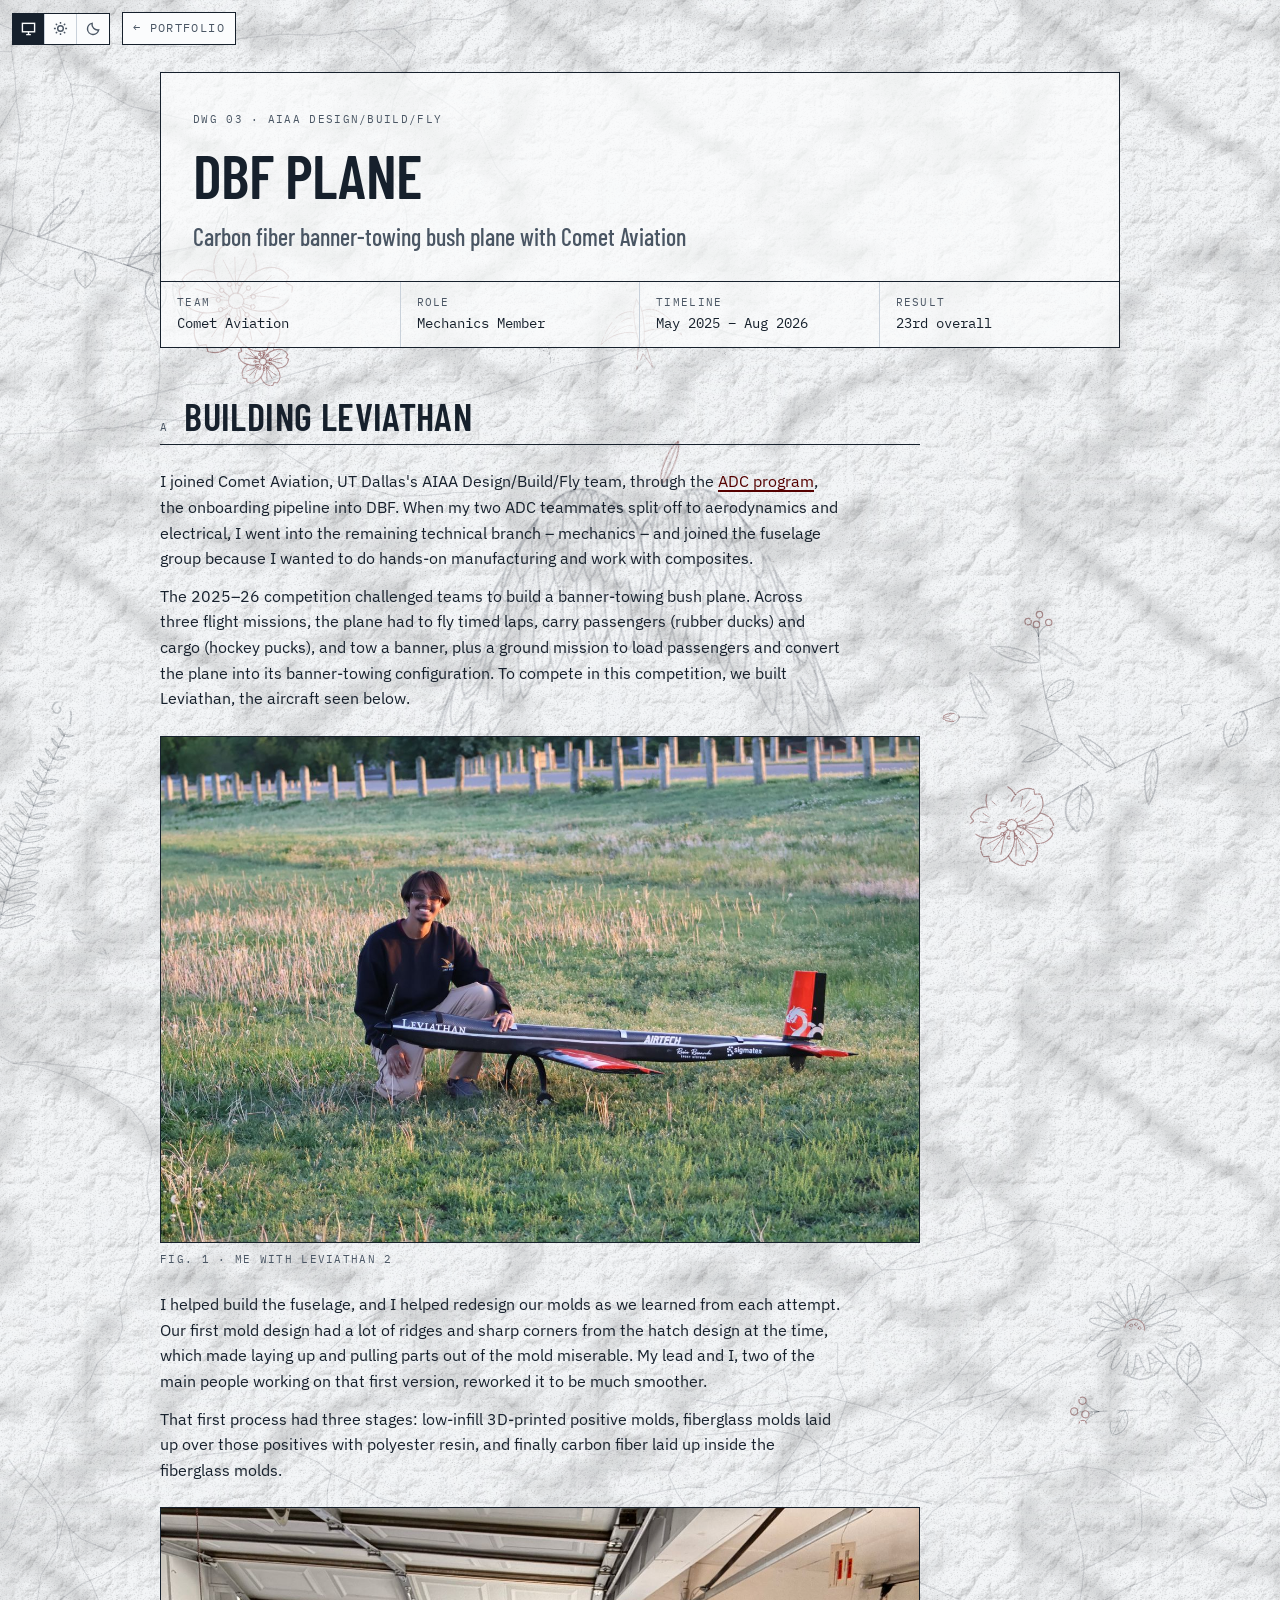
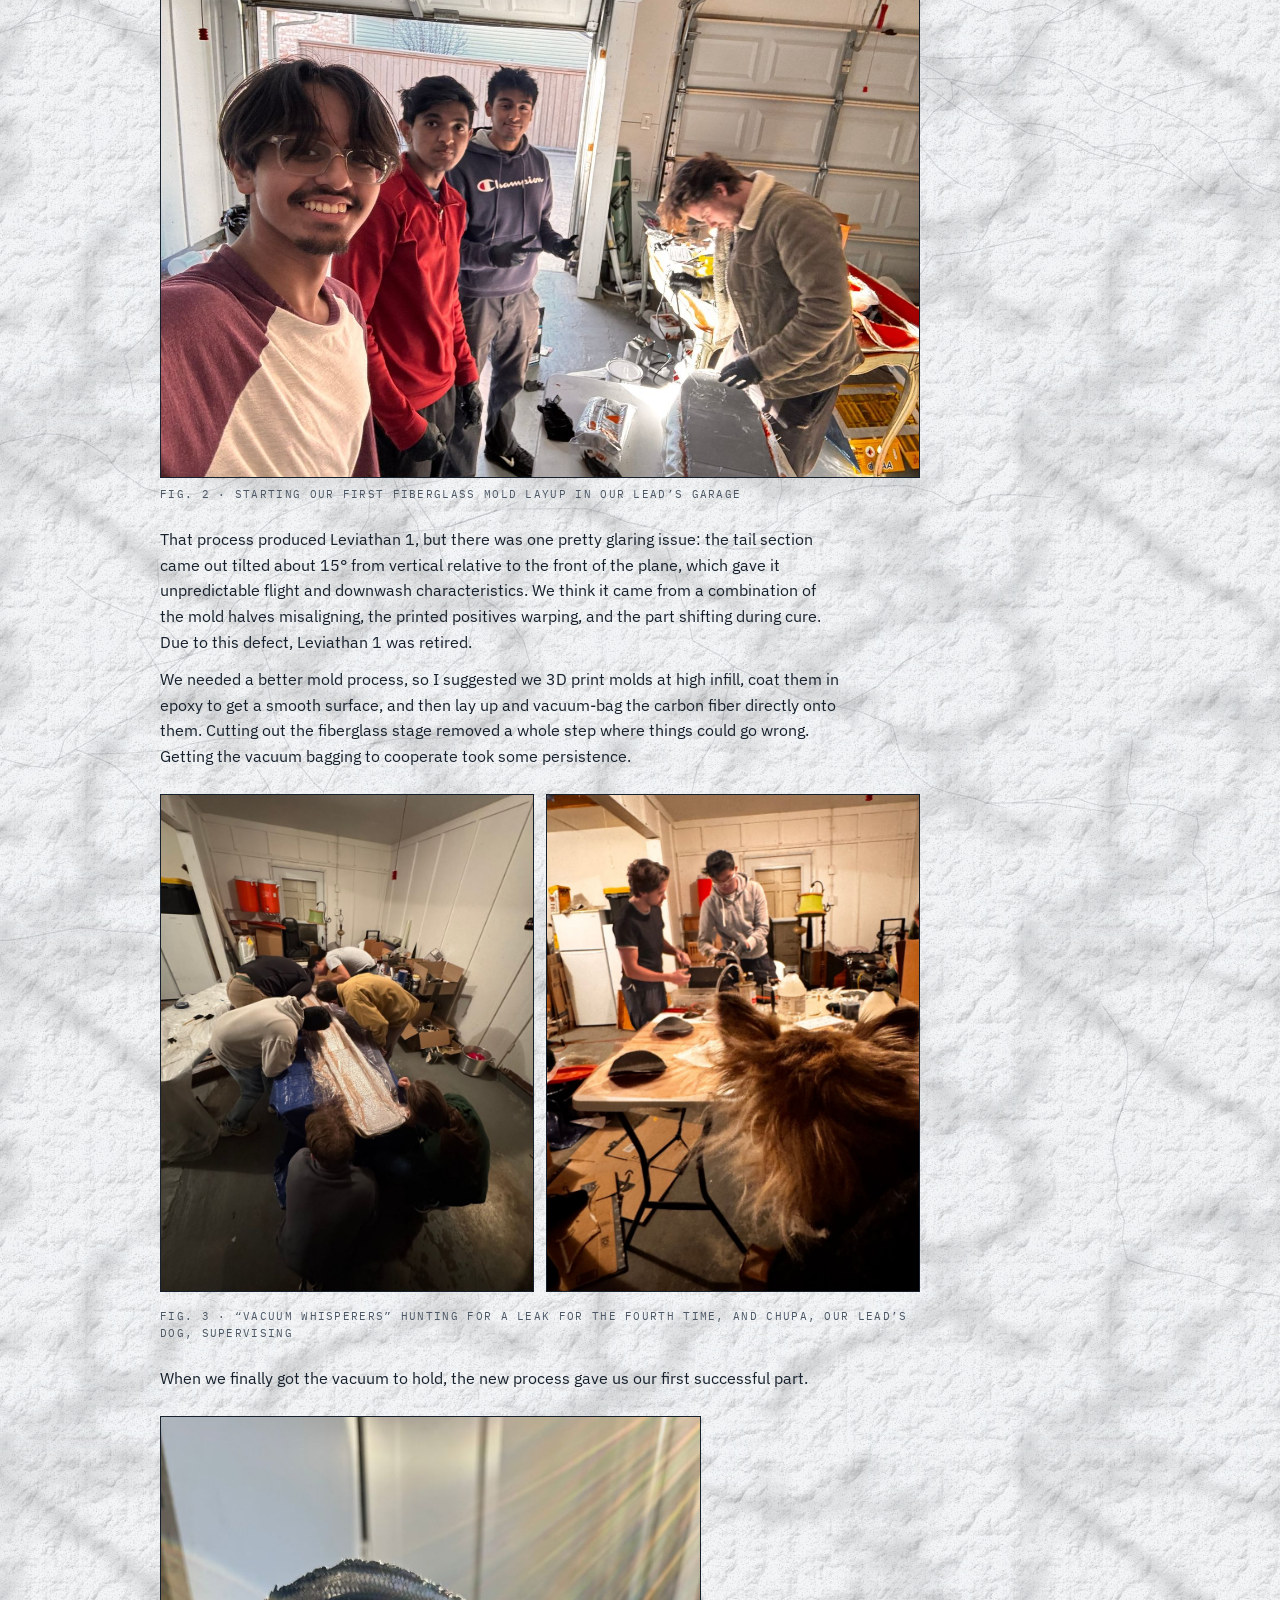
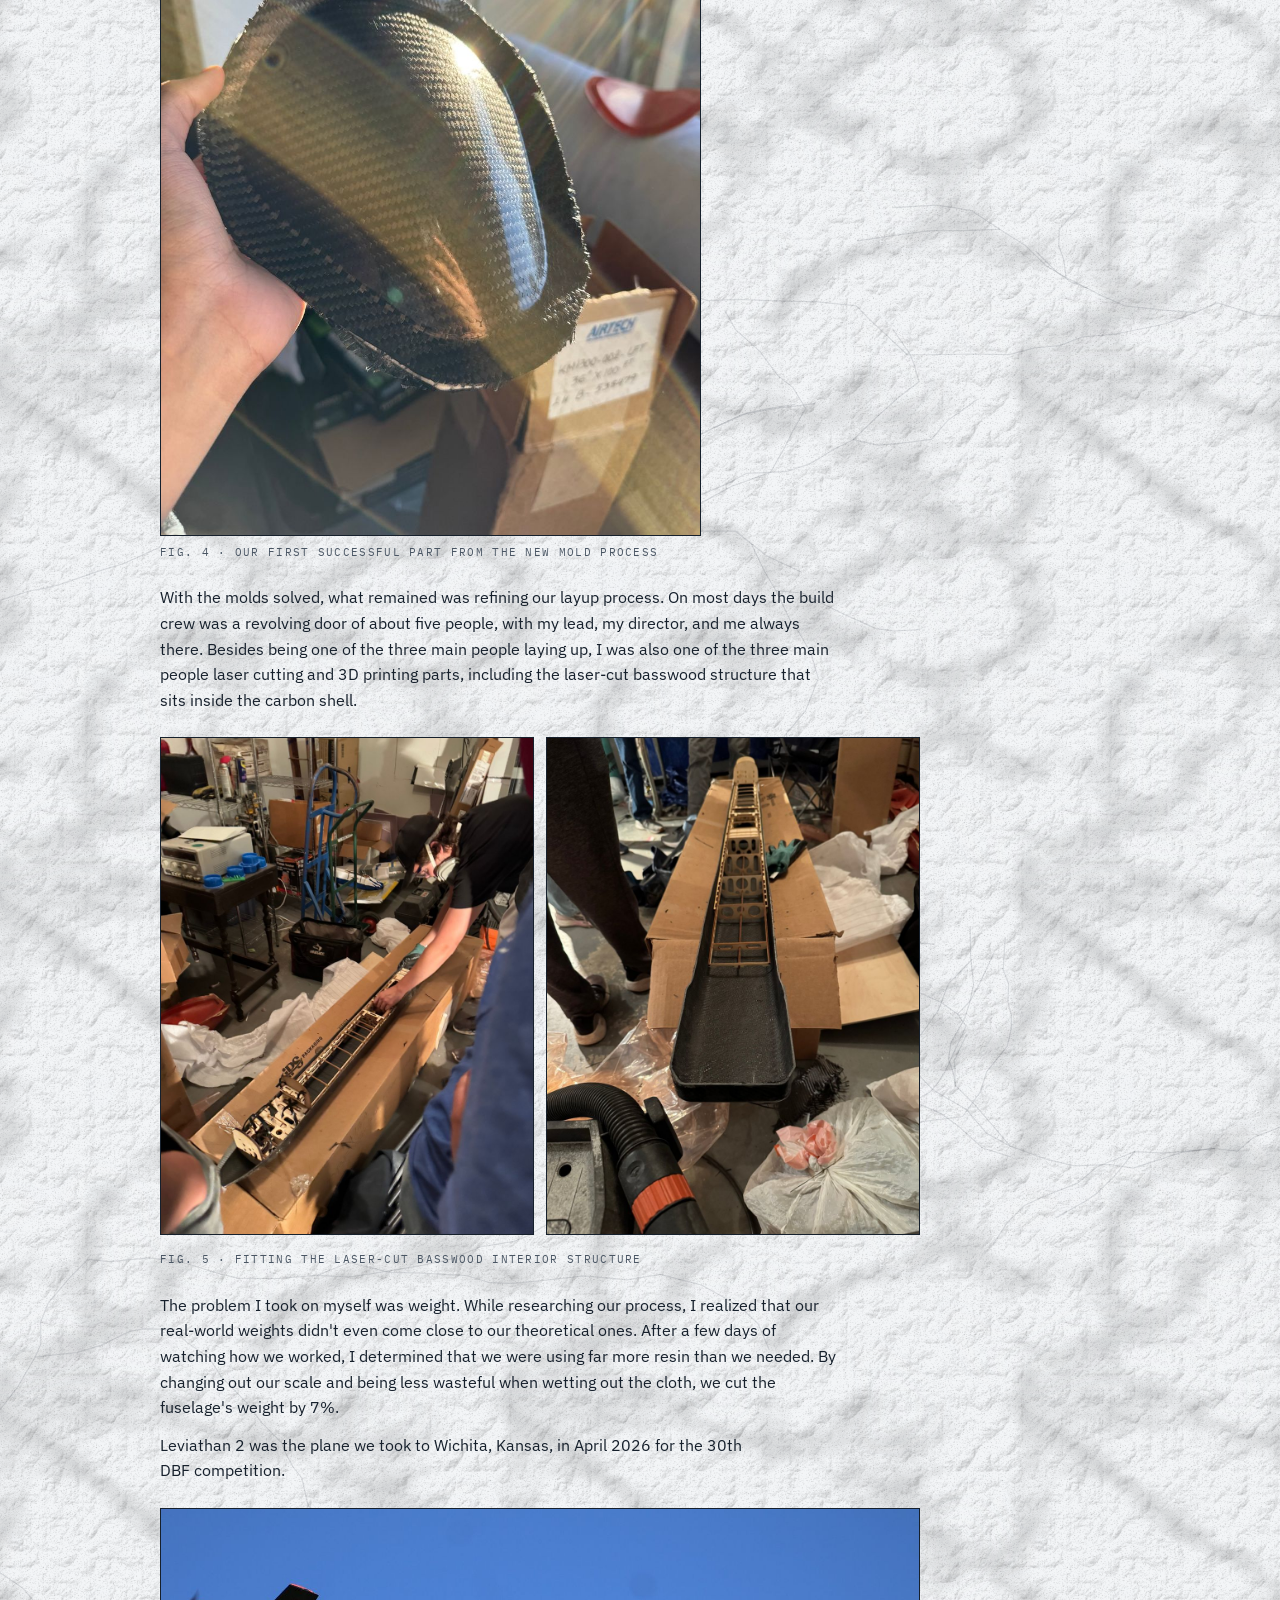
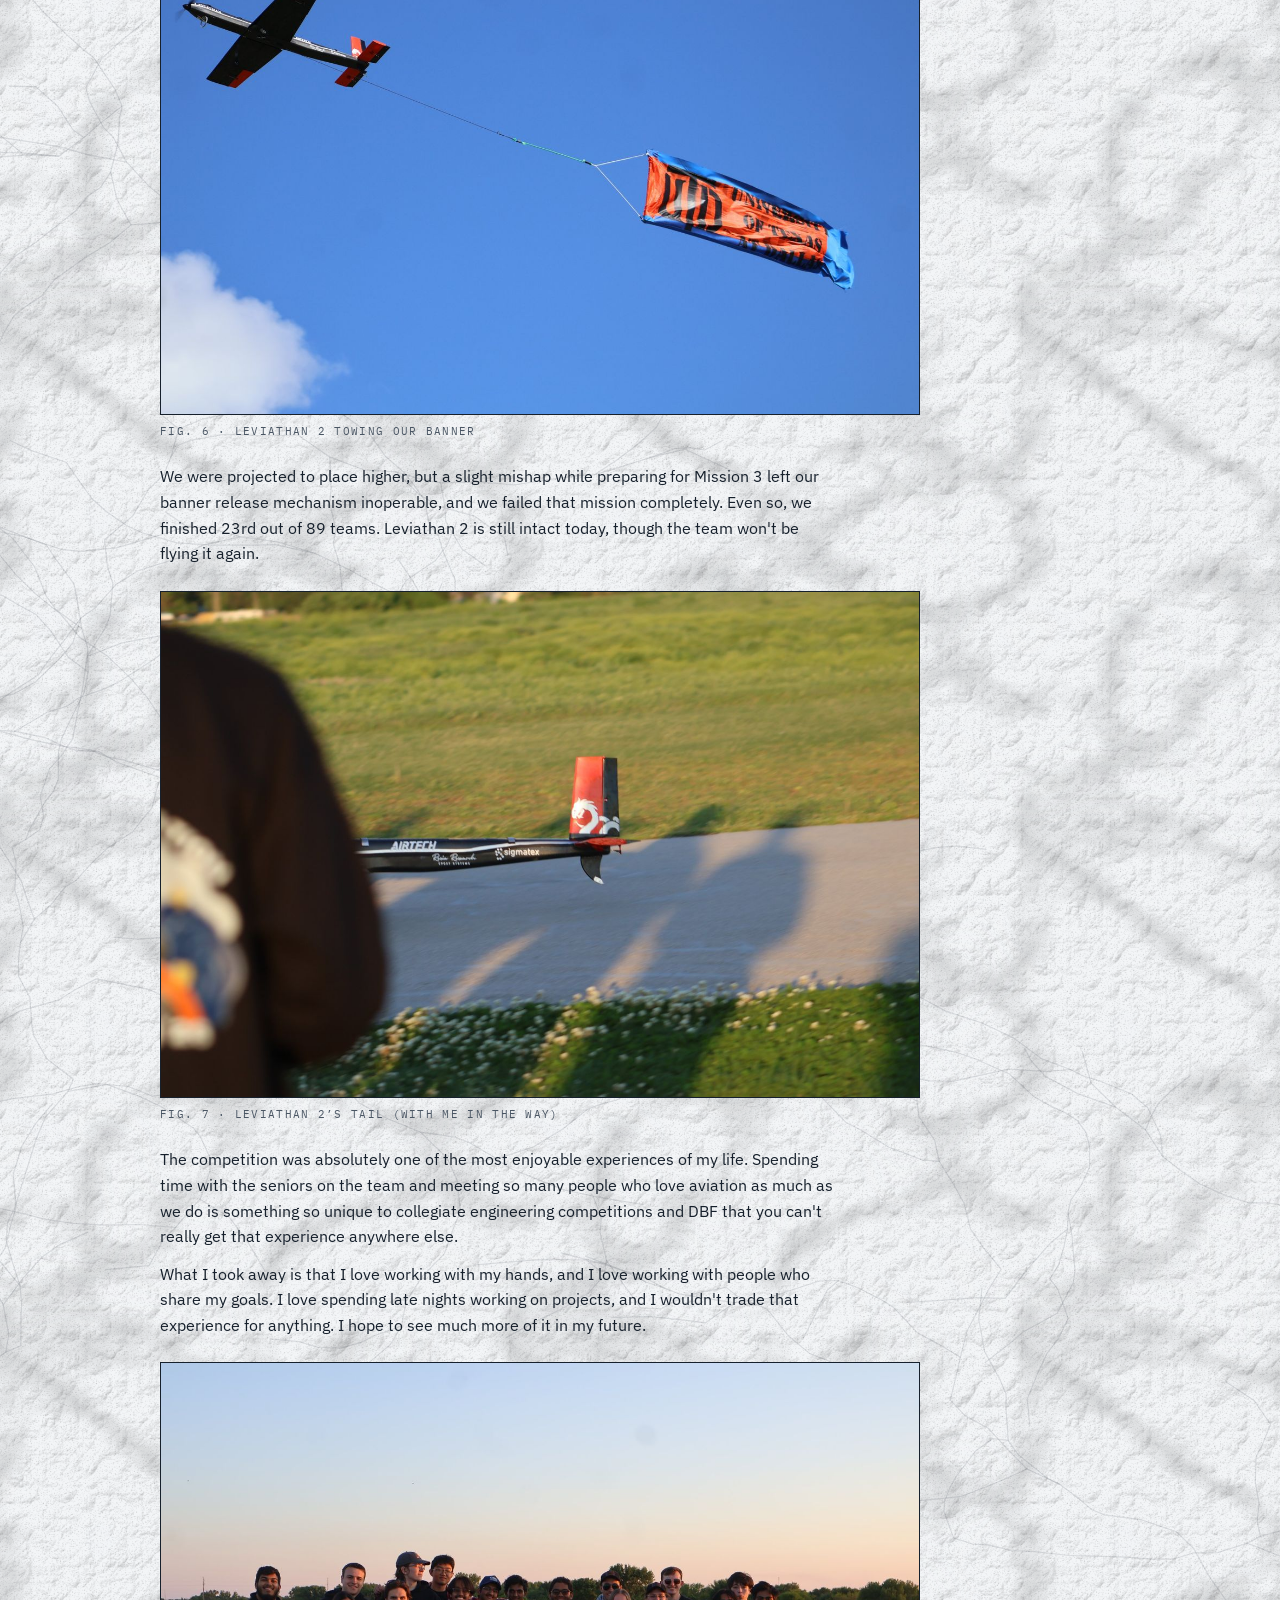
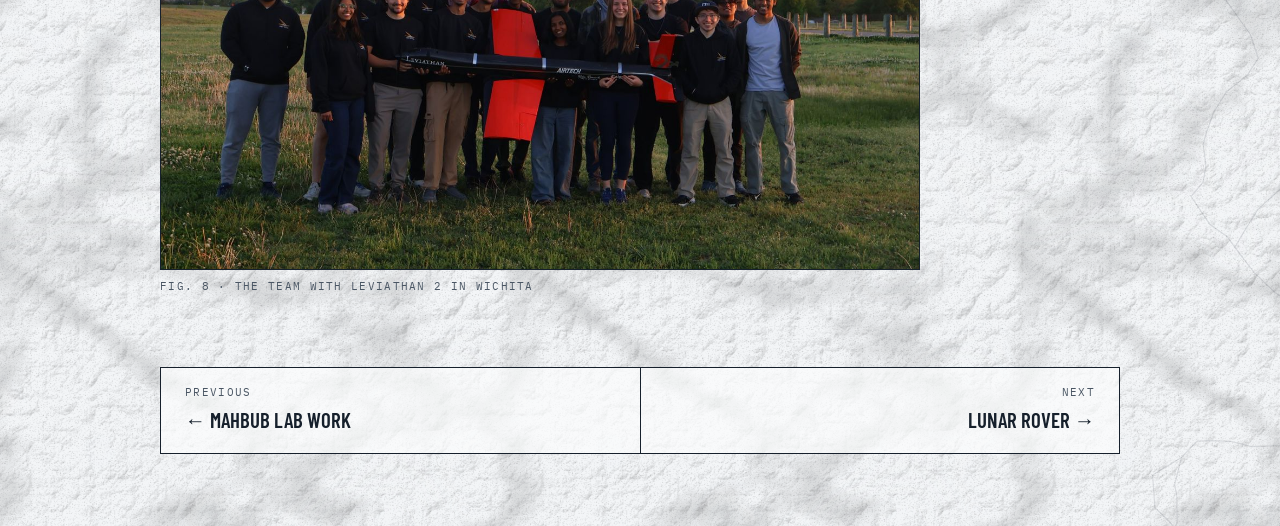
<file: dbf-plane.html>
<!doctype html>
<html lang="en">
<head>
<meta charset="utf-8">
<meta name="viewport" content="width=device-width, initial-scale=1, viewport-fit=cover">
<title>DBF Plane · Mikail Naqib</title>
<meta name="description" content="Fuselage development and composite fabrication for Comet Aviation's AIAA Design/Build/Fly aircraft, by Mikail Naqib.">
<link rel="preconnect" href="https://fonts.googleapis.com">
<link rel="stylesheet" href="https://fonts.googleapis.com/css2?family=Barlow+Condensed:wght@500;600;700&family=IBM+Plex+Sans:ital,wght@0,400;0,500;0,600;1,400&family=IBM+Plex+Mono:wght@400;500&display=swap">
<link rel="stylesheet" href="styles.css">
<script src="site.js"></script>
<script src="background.js" defer></script>
</head>
<body>
<div class="wrap detail">

  <div class="topbar">
    <div class="theme-switch" role="group" aria-label="Color theme">
      <button type="button" data-mode="system" aria-pressed="false" aria-label="System theme" title="System"><svg viewBox="0 0 16 16" fill="none" stroke="currentColor" stroke-width="1.5" aria-hidden="true"><rect x="1.5" y="2.5" width="13" height="9"/><path d="M5.5 14.5h5M8 11.5v3"/></svg></button>
      <button type="button" data-mode="light" aria-pressed="false" aria-label="Light theme" title="Light"><svg viewBox="0 0 16 16" fill="none" stroke="currentColor" stroke-width="1.5" aria-hidden="true"><circle cx="8" cy="8" r="3"/><path d="M8 1v2M8 13v2M1 8h2M13 8h2M3 3l1.4 1.4M11.6 11.6L13 13M3 13l1.4-1.4M11.6 4.4L13 3"/></svg></button>
      <button type="button" data-mode="dark" aria-pressed="false" aria-label="Dark theme" title="Dark"><svg viewBox="0 0 16 16" fill="none" stroke="currentColor" stroke-width="1.5" aria-hidden="true"><path d="M13.5 9.5A6 6 0 0 1 6.5 2.5a6 6 0 1 0 7 7z"/></svg></button>
    </div>
    <a class="back" href="index.html#projects">&larr; Portfolio</a>
  </div>

  <!-- ============ TITLE BLOCK ============ -->
  <header class="titleblock stacked">
    <div class="tb-main">
      <span class="label">DWG 03 · AIAA Design/Build/Fly</span>
      <h1>DBF Plane</h1>
      <div class="tb-role">Carbon fiber banner-towing bush plane with Comet Aviation</div>
    </div>
    <div class="tb-cells">
      <div class="tb-cell"><span class="label">Team</span><span class="v">Comet Aviation</span></div>
      <div class="tb-cell"><span class="label">Role</span><span class="v">Mechanics Member</span></div>
      <div class="tb-cell"><span class="label">Timeline</span><span class="v">May 2025 – Aug 2026</span></div>
      <div class="tb-cell"><span class="label">Result</span><span class="v">23rd overall</span></div>
    </div>
  </header>

  <!-- ============ PROJECT WRITE-UP ============
       To edit: change the text inside each <p>...</p>. -->
  <section class="story">
    <div class="sec-head"><span class="label">A</span><h2>Building Leviathan</h2></div>
    <div class="prose">
      <p>I joined Comet Aviation, UT Dallas's AIAA Design/Build/Fly team, through the <a href="adc-plane.html">ADC program</a>, the onboarding pipeline into DBF. When my two ADC teammates split off to aerodynamics and electrical, I went into the remaining technical branch &ndash; mechanics &ndash; and joined the fuselage group because I wanted to do hands-on manufacturing and work with composites.</p>
      <p>The 2025&ndash;26 competition challenged teams to build a banner-towing bush plane. Across three flight missions, the plane had to fly timed laps, carry passengers (rubber ducks) and cargo (hockey pucks), and tow a banner, plus a ground mission to load passengers and convert the plane into its banner-towing configuration. To compete in this competition, we built Leviathan, the aircraft seen below.</p>
    </div>

    <figure class="media">
      <img src="images/dbf-me-with-plane.jpg" alt="Mikail kneeling beside Leviathan 2, a black carbon fiber RC plane with red wingtips" width="1400" height="933" loading="lazy">
      <figcaption class="label">Fig. 1 &middot; Me with Leviathan 2</figcaption>
    </figure>
    <div class="prose">
      <p>I helped build the fuselage, and I helped redesign our molds as we learned from each attempt. Our first mold design had a lot of ridges and sharp corners from the hatch design at the time, which made laying up and pulling parts out of the mold miserable. My lead and I, two of the main people working on that first version, reworked it to be much smoother.</p>
      <p>That first process had three stages: low-infill 3D-printed positive molds, fiberglass molds laid up over those positives with polyester resin, and finally carbon fiber laid up inside the fiberglass molds.</p>
    </div>

    <figure class="media">
      <img src="images/dbf-first-mold-layup.jpg" alt="Four team members in a garage starting the first fiberglass mold layup" width="1400" height="1050" loading="lazy">
      <figcaption class="label">Fig. 2 &middot; Starting our first fiberglass mold layup in our lead&rsquo;s garage</figcaption>
    </figure>
    <div class="prose">
      <p>That process produced Leviathan 1, but there was one pretty glaring issue: the tail section came out tilted about 15&deg; from vertical relative to the front of the plane, which gave it unpredictable flight and downwash characteristics. We think it came from a combination of the mold halves misaligning, the printed positives warping, and the part shifting during cure. Due to this defect, Leviathan 1 was retired.</p>
      <p>We needed a better mold process, so I suggested we 3D print molds at high infill, coat them in epoxy to get a smooth surface, and then lay up and vacuum-bag the carbon fiber directly onto them. Cutting out the fiberglass stage removed a whole step where things could go wrong. Getting the vacuum bagging to cooperate took some persistence.</p>
    </div>

    <div class="media media-pair">
      <figure><img src="images/dbf-vacuum-whisperers.jpg" alt="Six team members leaning over a vacuum-bagged fuselage mold searching for a leak" width="900" height="1200" loading="lazy"></figure>
      <figure><img src="images/dbf-chupa.jpg" alt="The team lead's dog watching two team members work on the vacuum setup" width="900" height="1200" loading="lazy"></figure>
      <p class="label media-cap">Fig. 3 &middot; &ldquo;Vacuum whisperers&rdquo; hunting for a leak for the fourth time, and Chupa, our lead&rsquo;s dog, supervising</p>
    </div>
    <div class="prose">
      <p>When we finally got the vacuum to hold, the new process gave us our first successful part.</p>
    </div>

    <figure class="media media-portrait">
      <img src="images/dbf-first-part.jpg" alt="A glossy carbon fiber part held up to the light" width="900" height="1200" loading="lazy">
      <figcaption class="label">Fig. 4 &middot; Our first successful part from the new mold process</figcaption>
    </figure>
    <div class="prose">
      <p>With the molds solved, what remained was refining our layup process. On most days the build crew was a revolving door of about five people, with my lead, my director, and me always there. Besides being one of the three main people laying up, I was also one of the three main people laser cutting and 3D printing parts, including the laser-cut basswood structure that sits inside the carbon shell.</p>
    </div>

    <div class="media media-pair">
      <figure><img src="images/dbf-interior-setup.jpg" alt="A team member fitting the laser-cut basswood interior structure into the carbon fuselage" width="900" height="1200" loading="lazy"></figure>
      <figure><img src="images/dbf-interior-closeup.jpg" alt="Close-up of the laser-cut basswood frame inside the carbon fiber fuselage half" width="900" height="1200" loading="lazy"></figure>
      <p class="label media-cap">Fig. 5 &middot; Fitting the laser-cut basswood interior structure</p>
    </div>
    <div class="prose">
      <p>The problem I took on myself was weight. While researching our process, I realized that our real-world weights didn't even come close to our theoretical ones. After a few days of watching how we worked, I determined that we were using far more resin than we needed. By changing out our scale and being less wasteful when wetting out the cloth, we cut the fuselage's weight by 7%.</p>
      <p>Leviathan 2 was the plane we took to Wichita, Kansas, in April 2026 for the 30th DBF competition.</p>
    </div>

    <figure class="media">
      <img src="images/dbf-banner-tow.jpg" alt="Leviathan 2 in flight towing an orange UT Dallas banner" width="1400" height="933" loading="lazy">
      <figcaption class="label">Fig. 6 &middot; Leviathan 2 towing our banner</figcaption>
    </figure>
    <div class="prose">
      <p>We were projected to place higher, but a slight mishap while preparing for Mission 3 left our banner release mechanism inoperable, and we failed that mission completely. Even so, we finished 23rd out of 89 teams. Leviathan 2 is still intact today, though the team won't be flying it again.</p>
    </div>

    <figure class="media">
      <img src="images/dbf-tail.jpg" alt="Leviathan 2's red tail with a white dragon logo, partly blocked by Mikail's shoulder" width="1400" height="933" loading="lazy">
      <figcaption class="label">Fig. 7 &middot; Leviathan 2&rsquo;s tail (with me in the way)</figcaption>
    </figure>
    <div class="prose">
      <p>The competition was absolutely one of the most enjoyable experiences of my life. Spending time with the seniors on the team and meeting so many people who love aviation as much as we do is something so unique to collegiate engineering competitions and DBF that you can't really get that experience anywhere else.</p>
      <p>What I took away is that I love working with my hands, and I love working with people who share my goals. I love spending late nights working on projects, and I wouldn't trade that experience for anything. I hope to see much more of it in my future.</p>
    </div>

    <figure class="media">
      <img src="images/dbf-team.jpg" alt="The Comet Aviation team holding Leviathan 2 in a field at sunset" width="1400" height="933" loading="lazy">
      <figcaption class="label">Fig. 8 &middot; The team with Leviathan 2 in Wichita</figcaption>
    </figure>
  </section>

  <nav class="pager" aria-label="More projects">
    <a href="mahbub-lab.html"><span class="label">Previous</span><strong>&larr; Mahbub Lab Work</strong></a>
    <a href="lunar-rover.html"><span class="label">Next</span><strong>Lunar Rover &rarr;</strong></a>
  </nav>

</div>
</body>
</html>
</file>
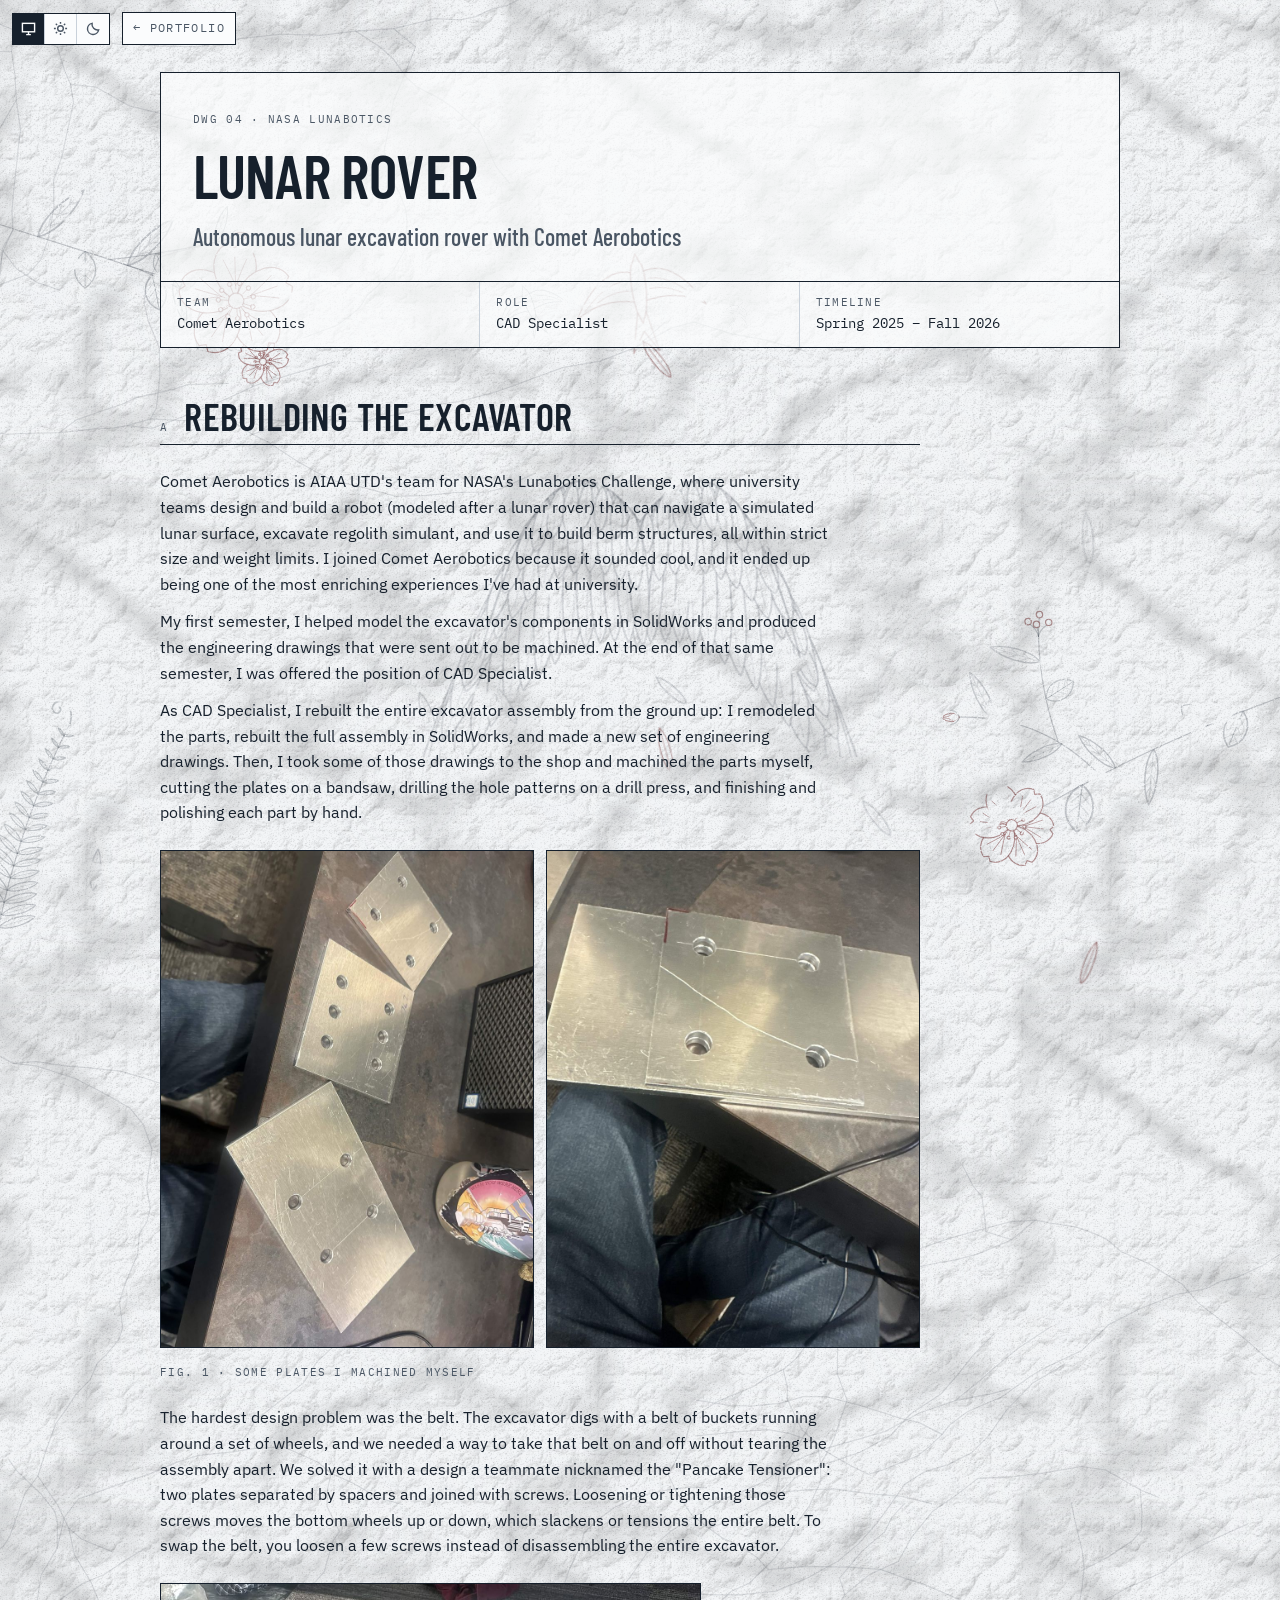
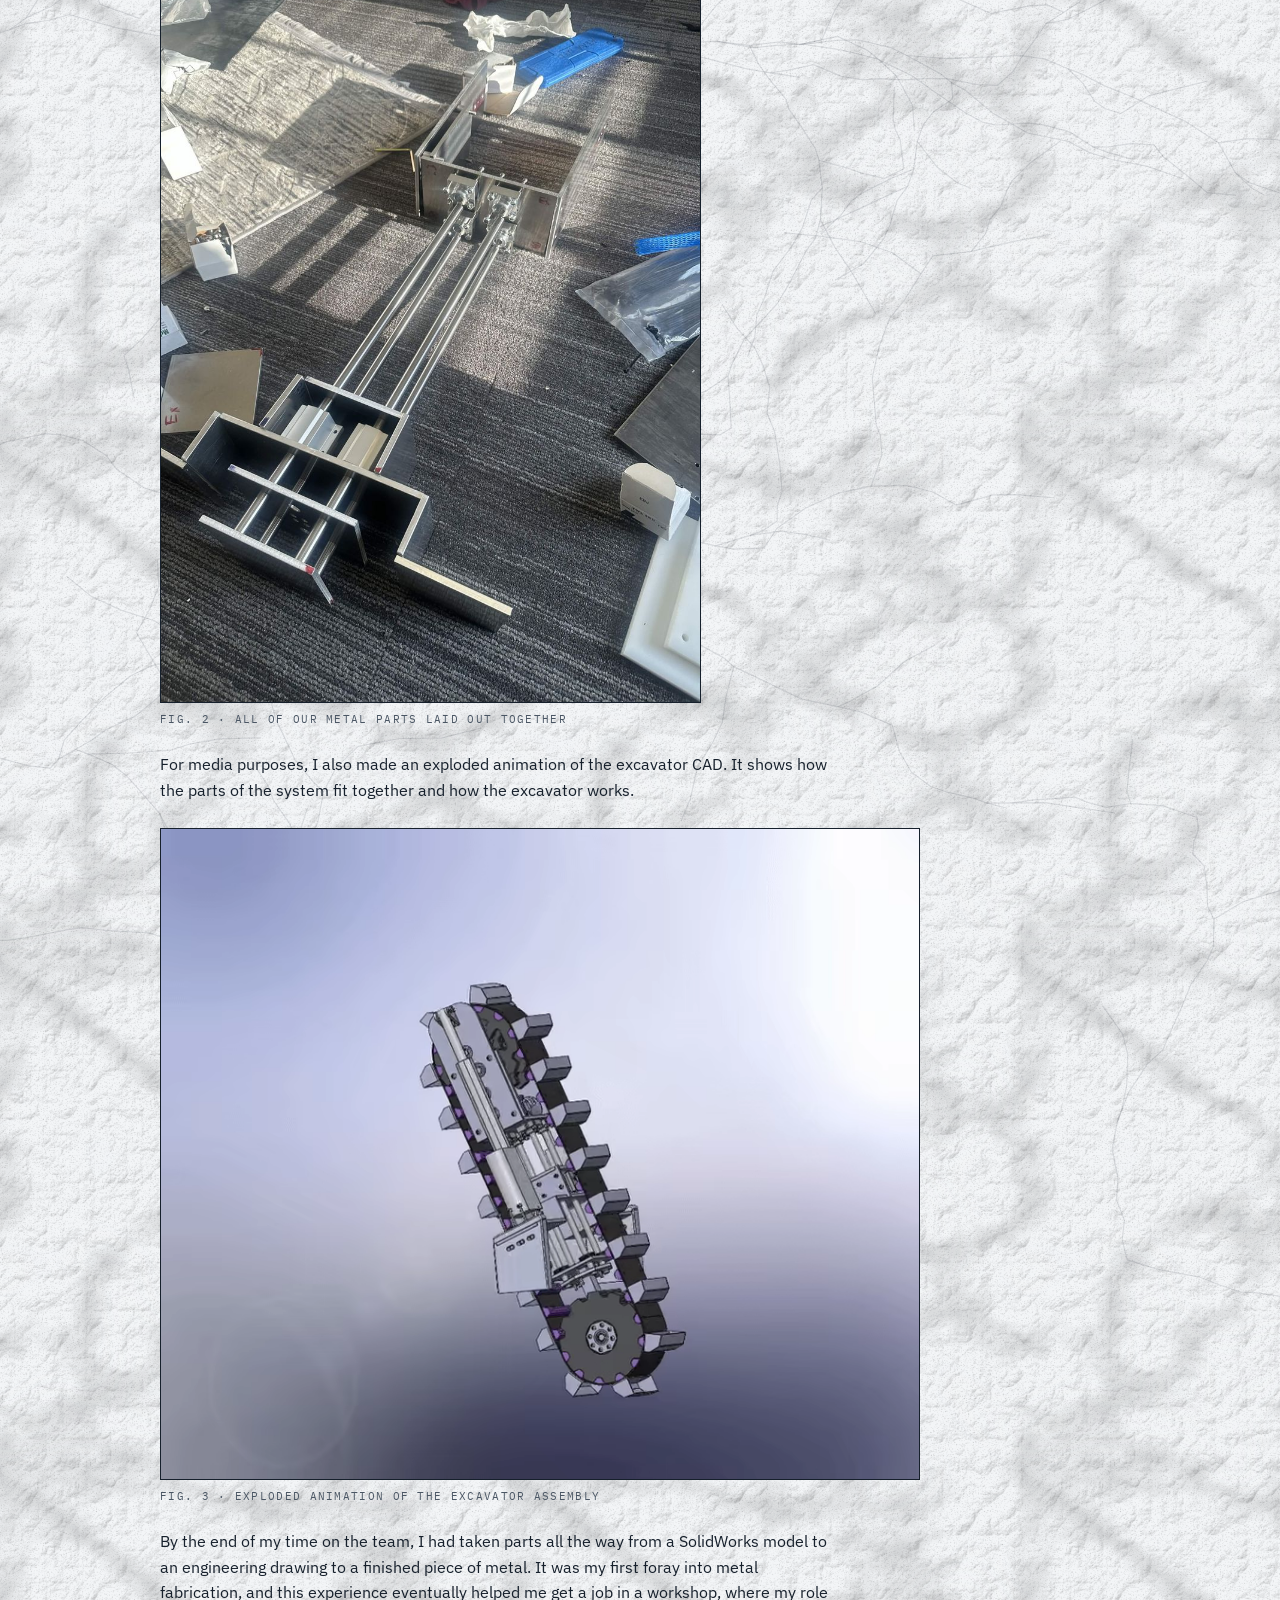
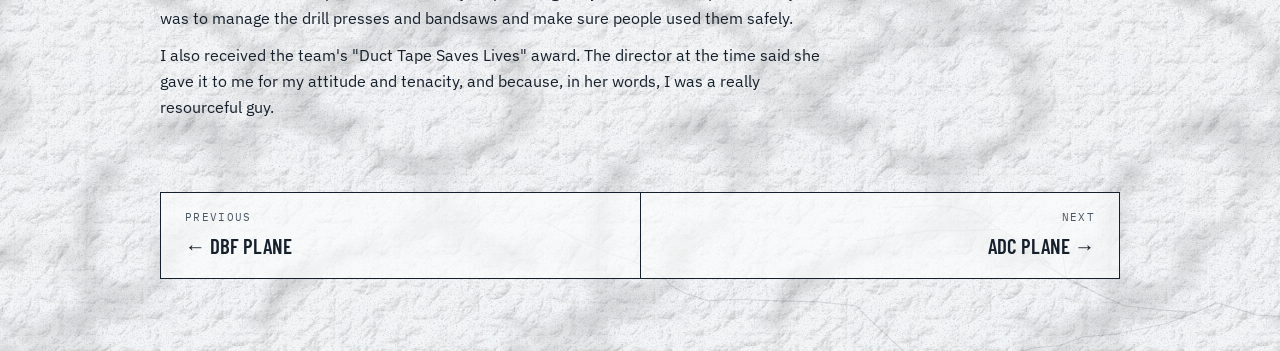
<file: lunar-rover.html>
<!doctype html>
<html lang="en">
<head>
<meta charset="utf-8">
<meta name="viewport" content="width=device-width, initial-scale=1, viewport-fit=cover">
<title>Lunar Rover · Mikail Naqib</title>
<meta name="description" content="CAD, engineering drawings, and machined parts for Comet Aerobotics' autonomous lunar excavation rover in NASA Lunabotics, by Mikail Naqib.">
<link rel="preconnect" href="https://fonts.googleapis.com">
<link rel="stylesheet" href="https://fonts.googleapis.com/css2?family=Barlow+Condensed:wght@500;600;700&family=IBM+Plex+Sans:ital,wght@0,400;0,500;0,600;1,400&family=IBM+Plex+Mono:wght@400;500&display=swap">
<link rel="stylesheet" href="styles.css">
<script src="site.js"></script>
<script src="background.js" defer></script>
</head>
<body>
<div class="wrap detail">

  <div class="topbar">
    <div class="theme-switch" role="group" aria-label="Color theme">
      <button type="button" data-mode="system" aria-pressed="false" aria-label="System theme" title="System"><svg viewBox="0 0 16 16" fill="none" stroke="currentColor" stroke-width="1.5" aria-hidden="true"><rect x="1.5" y="2.5" width="13" height="9"/><path d="M5.5 14.5h5M8 11.5v3"/></svg></button>
      <button type="button" data-mode="light" aria-pressed="false" aria-label="Light theme" title="Light"><svg viewBox="0 0 16 16" fill="none" stroke="currentColor" stroke-width="1.5" aria-hidden="true"><circle cx="8" cy="8" r="3"/><path d="M8 1v2M8 13v2M1 8h2M13 8h2M3 3l1.4 1.4M11.6 11.6L13 13M3 13l1.4-1.4M11.6 4.4L13 3"/></svg></button>
      <button type="button" data-mode="dark" aria-pressed="false" aria-label="Dark theme" title="Dark"><svg viewBox="0 0 16 16" fill="none" stroke="currentColor" stroke-width="1.5" aria-hidden="true"><path d="M13.5 9.5A6 6 0 0 1 6.5 2.5a6 6 0 1 0 7 7z"/></svg></button>
    </div>
    <a class="back" href="index.html#projects">&larr; Portfolio</a>
  </div>

  <!-- ============ TITLE BLOCK ============ -->
  <header class="titleblock stacked">
    <div class="tb-main">
      <span class="label">DWG 04 · NASA Lunabotics</span>
      <h1>Lunar Rover</h1>
      <div class="tb-role">Autonomous lunar excavation rover with Comet Aerobotics</div>
    </div>
    <div class="tb-cells">
      <div class="tb-cell"><span class="label">Team</span><span class="v">Comet Aerobotics</span></div>
      <div class="tb-cell"><span class="label">Role</span><span class="v">CAD Specialist</span></div>
      <div class="tb-cell"><span class="label">Timeline</span><span class="v">Spring 2025 – Fall 2026</span></div>
    </div>
  </header>

  <!-- ============ PROJECT WRITE-UP ============
       To edit: change the text inside each <p>...</p>. -->
  <section class="story">
    <div class="sec-head"><span class="label">A</span><h2>Rebuilding the Excavator</h2></div>
    <div class="prose">
      <p>Comet Aerobotics is AIAA UTD's team for NASA's Lunabotics Challenge, where university teams design and build a robot (modeled after a lunar rover) that can navigate a simulated lunar surface, excavate regolith simulant, and use it to build berm structures, all within strict size and weight limits. I joined Comet Aerobotics because it sounded cool, and it ended up being one of the most enriching experiences I've had at university.</p>
      <p>My first semester, I helped model the excavator's components in SolidWorks and produced the engineering drawings that were sent out to be machined. At the end of that same semester, I was offered the position of CAD Specialist.</p>
      <p>As CAD Specialist, I rebuilt the entire excavator assembly from the ground up: I remodeled the parts, rebuilt the full assembly in SolidWorks, and made a new set of engineering drawings. Then, I took some of those drawings to the shop and machined the parts myself, cutting the plates on a bandsaw, drilling the hole patterns on a drill press, and finishing and polishing each part by hand.</p>
    </div>

    <!-- PHOTOS: two side by side -->
    <div class="media media-pair">
      <figure><img src="images/rover-plates-1.jpg" alt="Three machined aluminum plates with drilled hole patterns on a table" width="900" height="1200" loading="lazy"></figure>
      <figure><img src="images/rover-plates-2.jpg" alt="Stacked machined aluminum plates with four counterbored holes" width="900" height="1200" loading="lazy"></figure>
      <p class="label media-cap">Fig. 1 · Some plates I machined myself</p>
    </div>

    <div class="prose">
      <p>The hardest design problem was the belt. The excavator digs with a belt of buckets running around a set of wheels, and we needed a way to take that belt on and off without tearing the assembly apart. We solved it with a design a teammate nicknamed the "Pancake Tensioner": two plates separated by spacers and joined with screws. Loosening or tightening those screws moves the bottom wheels up or down, which slackens or tensions the entire belt. To swap the belt, you loosen a few screws instead of disassembling the entire excavator.</p>
    </div>

    <figure class="media media-portrait">
      <img src="images/rover-layout.jpg" alt="Machined aluminum excavator plates and steel shafts laid out on the floor" width="900" height="1200" loading="lazy">
      <figcaption class="label">Fig. 2 · All of our metal parts laid out together</figcaption>
    </figure>

    <div class="prose">
      <p>For media purposes, I also made an exploded animation of the excavator CAD. It shows how the parts of the system fit together and how the excavator works.</p>
    </div>

    <figure class="media">
      <video class="anim" poster="images/rover-excavator-poster.jpg" autoplay muted loop playsinline aria-label="Exploded animation of the excavator assembly in SolidWorks">
        <source src="images/rover-excavator-exploded.webm" type="video/webm">
        <source src="images/rover-excavator-exploded.mp4" type="video/mp4">
      </video>
      <figcaption class="label">Fig. 3 · Exploded animation of the excavator assembly</figcaption>
    </figure>

    <div class="prose">
      <p>By the end of my time on the team, I had taken parts all the way from a SolidWorks model to an engineering drawing to a finished piece of metal. It was my first foray into metal fabrication, and this experience eventually helped me get a job in a workshop, where my role was to manage the drill presses and bandsaws and make sure people used them safely.</p>
      <p>I also received the team's "Duct Tape Saves Lives" award. The director at the time said she gave it to me for my attitude and tenacity, and because, in her words, I was a really resourceful guy.</p>
    </div>
  </section>

  <nav class="pager" aria-label="More projects">
    <a href="dbf-plane.html"><span class="label">Previous</span><strong>&larr; DBF Plane</strong></a>
    <a href="adc-plane.html"><span class="label">Next</span><strong>ADC Plane &rarr;</strong></a>
  </nav>

</div>
</body>
</html>
</file>
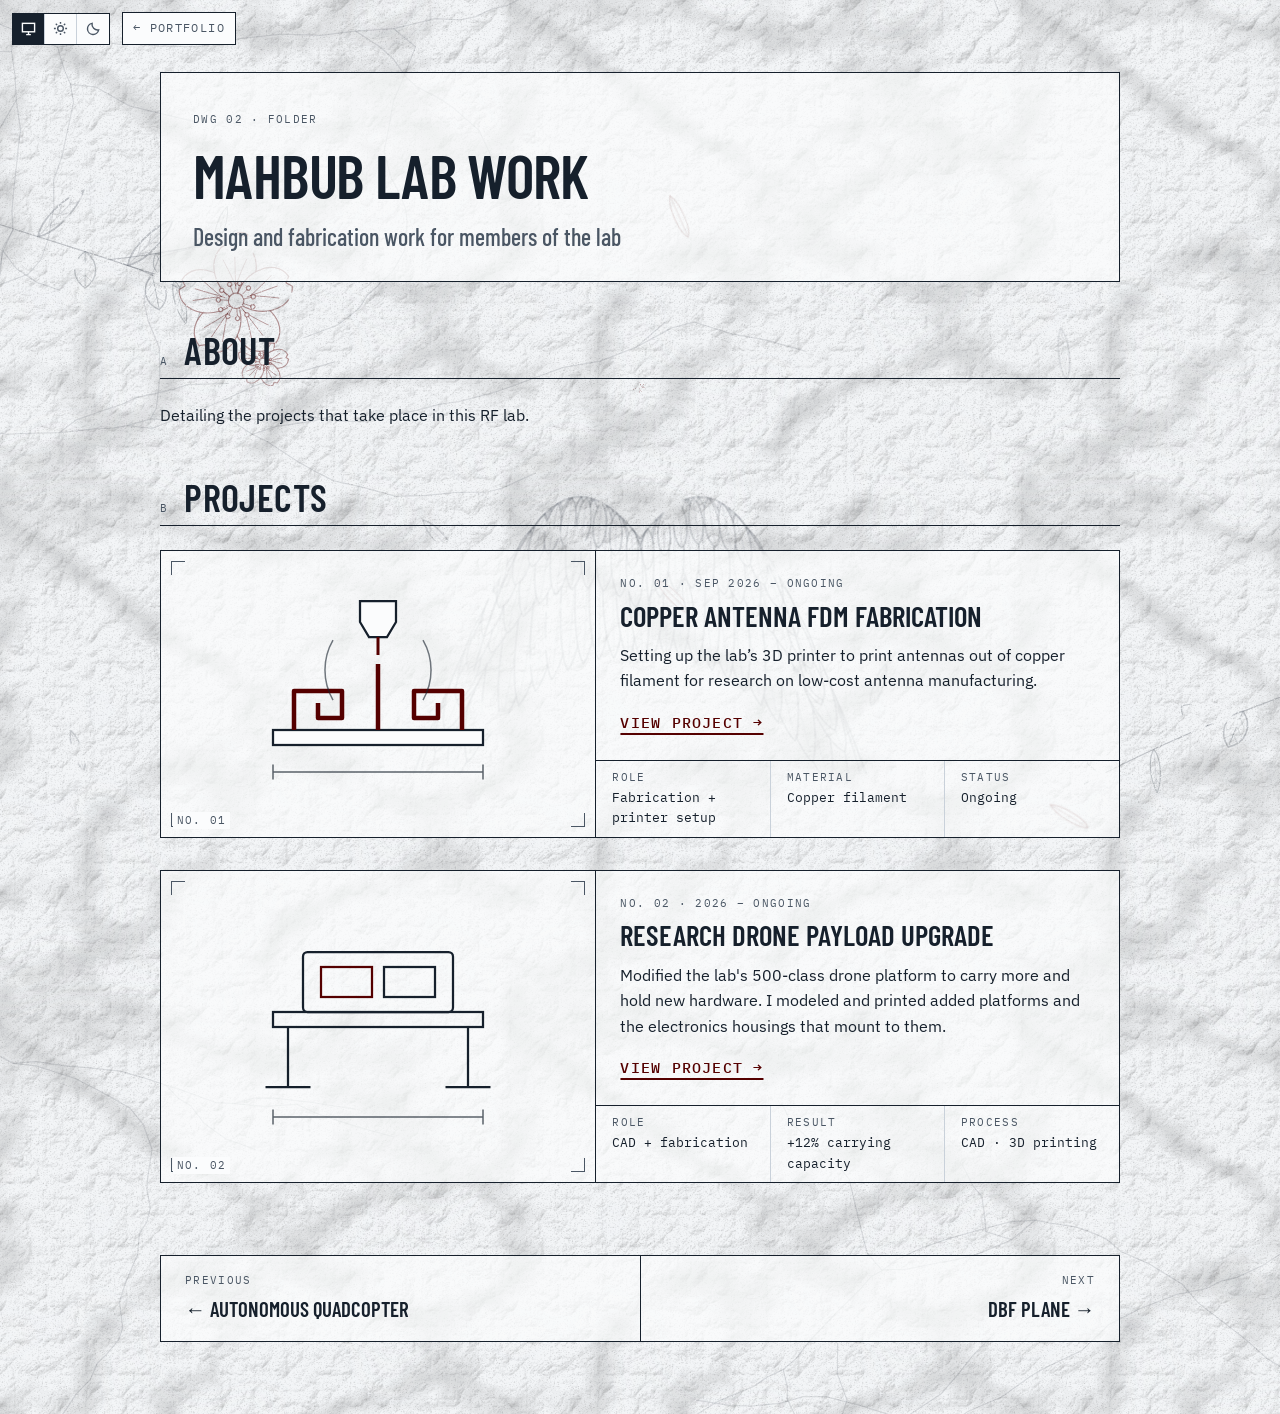
<file: mahbub-lab.html>
<!doctype html>
<html lang="en">
<head>
<meta charset="utf-8">
<meta name="viewport" content="width=device-width, initial-scale=1, viewport-fit=cover">
<title>Mahbub Lab Work · Mikail Naqib</title>
<meta name="description" content="Design and fabrication work by Mikail Naqib for members of the Mahbub Lab.">
<link rel="preconnect" href="https://fonts.googleapis.com">
<link rel="stylesheet" href="https://fonts.googleapis.com/css2?family=Barlow+Condensed:wght@500;600;700&family=IBM+Plex+Sans:ital,wght@0,400;0,500;0,600;1,400&family=IBM+Plex+Mono:wght@400;500&display=swap">
<link rel="stylesheet" href="styles.css">
<script src="site.js"></script>
<script src="background.js" defer></script>
</head>
<body>
<div class="wrap detail">

  <div class="topbar">
    <div class="theme-switch" role="group" aria-label="Color theme">
      <button type="button" data-mode="system" aria-pressed="false" aria-label="System theme" title="System"><svg viewBox="0 0 16 16" fill="none" stroke="currentColor" stroke-width="1.5" aria-hidden="true"><rect x="1.5" y="2.5" width="13" height="9"/><path d="M5.5 14.5h5M8 11.5v3"/></svg></button>
      <button type="button" data-mode="light" aria-pressed="false" aria-label="Light theme" title="Light"><svg viewBox="0 0 16 16" fill="none" stroke="currentColor" stroke-width="1.5" aria-hidden="true"><circle cx="8" cy="8" r="3"/><path d="M8 1v2M8 13v2M1 8h2M13 8h2M3 3l1.4 1.4M11.6 11.6L13 13M3 13l1.4-1.4M11.6 4.4L13 3"/></svg></button>
      <button type="button" data-mode="dark" aria-pressed="false" aria-label="Dark theme" title="Dark"><svg viewBox="0 0 16 16" fill="none" stroke="currentColor" stroke-width="1.5" aria-hidden="true"><path d="M13.5 9.5A6 6 0 0 1 6.5 2.5a6 6 0 1 0 7 7z"/></svg></button>
    </div>
    <a class="back" href="index.html#projects">&larr; Portfolio</a>
  </div>

  <!-- ============ TITLE BLOCK ============ -->
  <header class="titleblock stacked">
    <div class="tb-main">
      <span class="label">DWG 02 · Folder</span>
      <h1>Mahbub Lab Work</h1>
      <div class="tb-role">Design and fabrication work for members of the lab</div>
    </div>
  </header>

  <!-- ============ ABOUT ============
       Write your description here: replace the whole <div class="todo">...</div>
       with one or more paragraphs, like:
       <div class="prose"><p>Your text here.</p></div> -->
  <section>
    <div class="sec-head"><span class="label">A</span><h2>About</h2></div>
    <div class="prose">
      <p>Detailing the projects that take place in this RF lab.</p>
    </div>
  </section>

  <!-- ============ PROJECT LIST ============
       To add a project: copy one whole <article class="sheet">...</article> block
       (or <a class="sheet">...</a> if it has its own page), paste it below the
       last one, and change the text. Bump the "No." number. -->
  <section>
    <div class="sec-head"><span class="label">B</span><h2>Projects</h2></div>
    <div class="sheets">

      <a class="sheet" href="copper-antenna.html">
        <div class="fig">
          <span class="corner c1"></span><span class="corner c2"></span><span class="corner c3"></span><span class="corner c4"></span>
          <svg viewBox="0 0 200 160" fill="none" stroke="currentColor" stroke-width="1.5" aria-hidden="true">
            <path d="M88 18 h24 v14 l-6 10 h-12 l-6 -10 Z" fill="var(--sheet)"/>
            <line x1="100" y1="42" x2="100" y2="54" stroke="var(--accent)" stroke-width="2"/>
            <rect x="30" y="104" width="140" height="10" fill="var(--sheet)"/>
            <path d="M44 104 V78 H76 V96 H60 V86" stroke="var(--accent)" stroke-width="3" stroke-linejoin="round"/>
            <path d="M156 104 V78 H124 V96 H140 V86" stroke="var(--accent)" stroke-width="3" stroke-linejoin="round"/>
            <line x1="100" y1="104" x2="100" y2="60" stroke="var(--accent)" stroke-width="3"/>
            <g stroke-width="1" opacity=".6"><path d="M70 44 a40 40 0 0 0 0 40"/><path d="M130 44 a40 40 0 0 1 0 40"/></g>
            <g stroke-width="1" opacity=".7"><line x1="30" y1="132" x2="170" y2="132"/><line x1="30" y1="127" x2="30" y2="137"/><line x1="170" y1="127" x2="170" y2="137"/></g></svg>
          <span class="label fig-cap">No. 01</span>
        </div>
        <div class="sheet-body">
          <div class="sheet-top">
            <div class="label">No. 01 &middot; Sep 2026 &ndash; ongoing</div>
            <h3 style="margin-top:var(--s2)">Copper Antenna FDM Fabrication</h3>
            <p>Setting up the lab&rsquo;s 3D printer to print antennas out of copper filament for research on low-cost antenna manufacturing.</p>
            <span class="more">View project &rarr;</span>
          </div>
          <div class="specs">
            <div><span class="label">Role</span><span class="v">Fabrication + printer setup</span></div>
            <div><span class="label">Material</span><span class="v">Copper filament</span></div>
            <div><span class="label">Status</span><span class="v">Ongoing</span></div>
          </div>
        </div>
      </a>

      <a class="sheet" href="research-drone.html">
        <div class="fig">
          <span class="corner c1"></span><span class="corner c2"></span><span class="corner c3"></span><span class="corner c4"></span>
          <svg viewBox="0 0 200 160" fill="none" stroke="currentColor" stroke-width="1.5" aria-hidden="true">
            <rect x="30" y="70" width="140" height="10"/><rect x="50" y="30" width="100" height="40" rx="3"/>
            <rect x="62" y="40" width="34" height="20" stroke="var(--accent)"/><rect x="104" y="40" width="34" height="20"/>
            <line x1="40" y1="80" x2="40" y2="120"/><line x1="160" y1="80" x2="160" y2="120"/><line x1="25" y1="120" x2="55" y2="120"/><line x1="145" y1="120" x2="175" y2="120"/>
            <g stroke-width="1" opacity=".7"><line x1="30" y1="140" x2="170" y2="140"/><line x1="30" y1="135" x2="30" y2="145"/><line x1="170" y1="135" x2="170" y2="145"/></g></svg>
          <span class="label fig-cap">No. 02</span>
        </div>
        <div class="sheet-body">
          <div class="sheet-top">
            <div class="label">No. 02 &middot; 2026 &ndash; ongoing</div>
            <h3 style="margin-top:var(--s2)">Research Drone Payload Upgrade</h3>
            <p>Modified the lab's 500-class drone platform to carry more and hold new hardware. I modeled and printed added platforms and the electronics housings that mount to them.</p>
            <span class="more">View project &rarr;</span>
          </div>
          <div class="specs">
            <div><span class="label">Role</span><span class="v">CAD + fabrication</span></div>
            <div><span class="label">Result</span><span class="v">+12% carrying capacity</span></div>
            <div><span class="label">Process</span><span class="v">CAD · 3D printing</span></div>
          </div>
        </div>
      </a>

    </div>
  </section>

  <nav class="pager" aria-label="More projects">
    <a href="quadcopter.html"><span class="label">Previous</span><strong>&larr; Autonomous Quadcopter</strong></a>
    <a href="dbf-plane.html"><span class="label">Next</span><strong>DBF Plane &rarr;</strong></a>
  </nav>

</div>
</body>
</html>
</file>
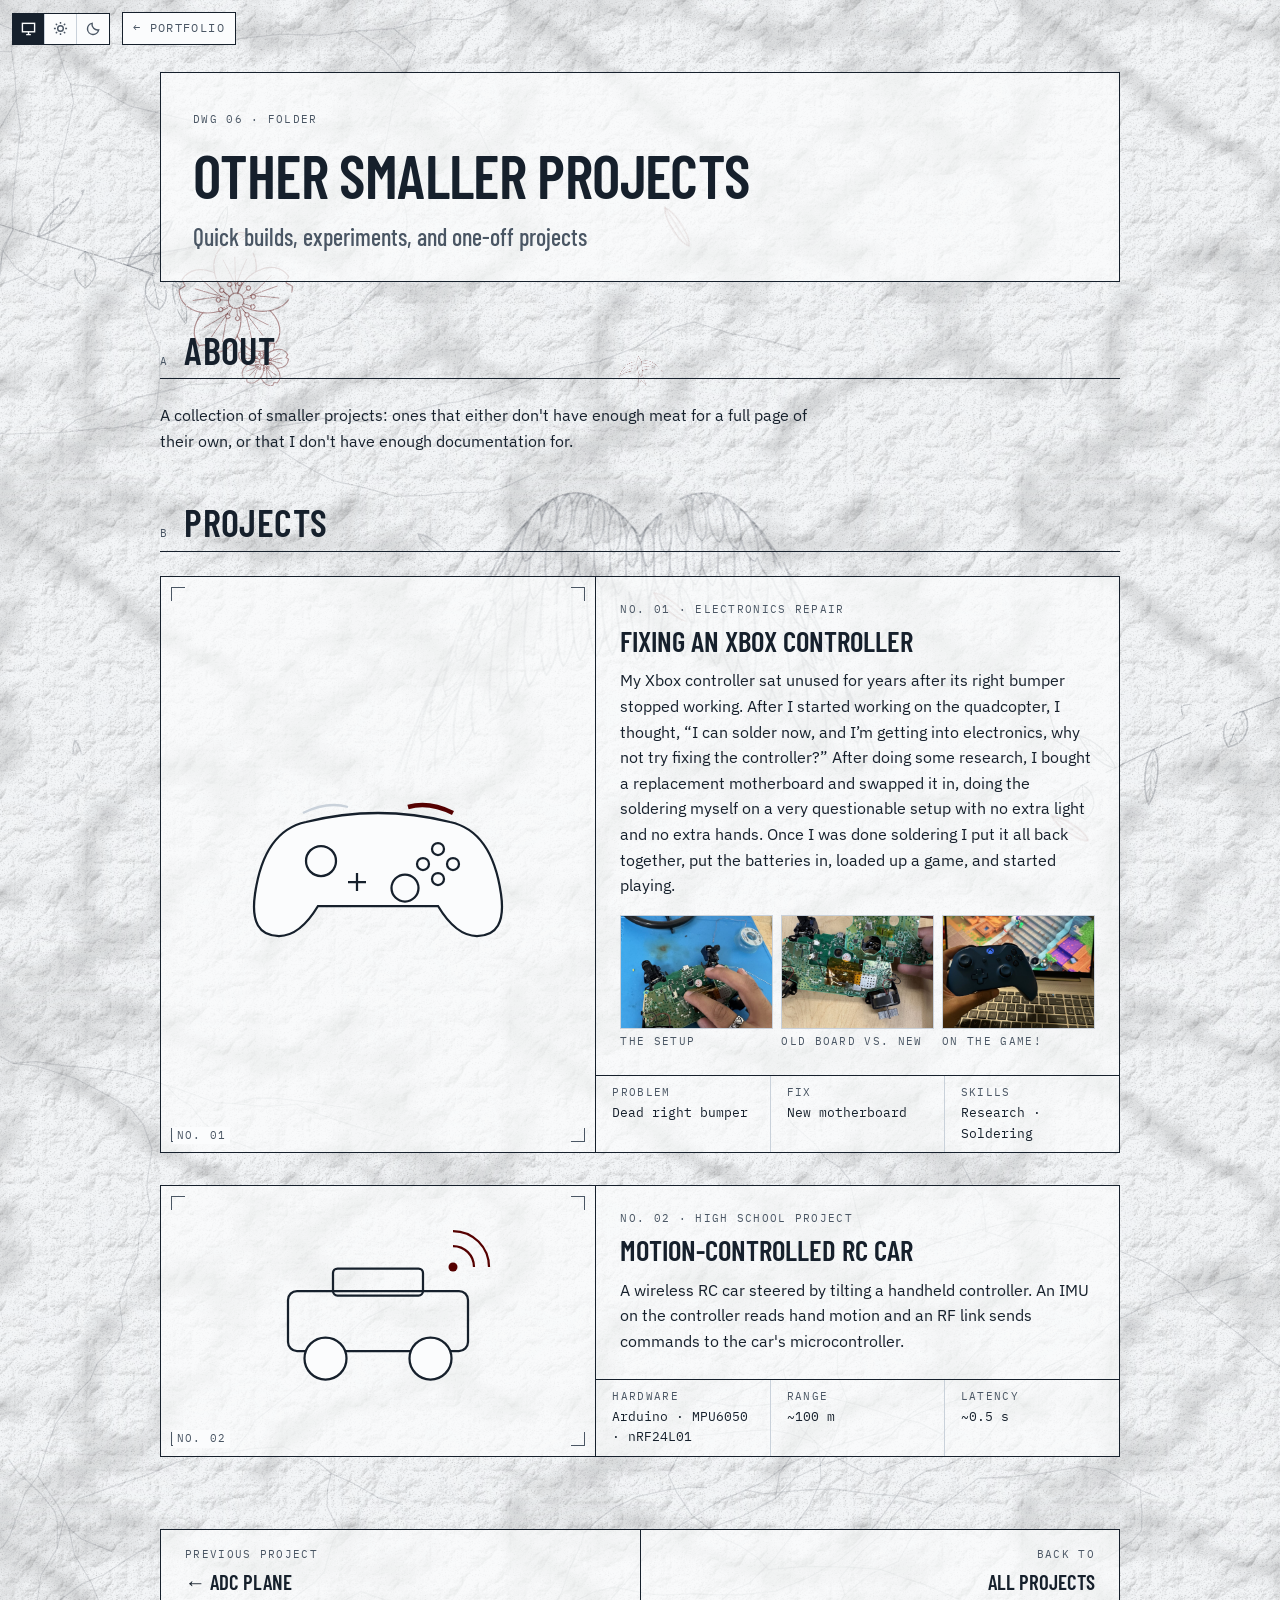
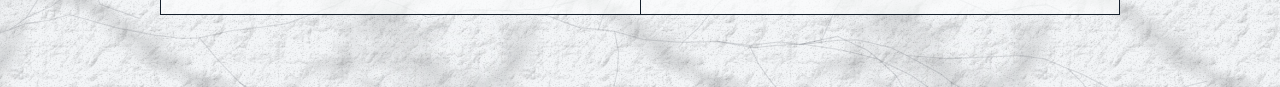
<file: other-projects.html>
<!doctype html>
<html lang="en">
<head>
<meta charset="utf-8">
<meta name="viewport" content="width=device-width, initial-scale=1, viewport-fit=cover">
<title>Other Smaller Projects · Mikail Naqib</title>
<meta name="description" content="Quick builds, experiments, and one-off projects by Mikail Naqib.">
<link rel="preconnect" href="https://fonts.googleapis.com">
<link rel="stylesheet" href="https://fonts.googleapis.com/css2?family=Barlow+Condensed:wght@500;600;700&family=IBM+Plex+Sans:ital,wght@0,400;0,500;0,600;1,400&family=IBM+Plex+Mono:wght@400;500&display=swap">
<link rel="stylesheet" href="styles.css">
<script src="site.js"></script>
<script src="background.js" defer></script>
</head>
<body>
<div class="wrap detail">

  <div class="topbar">
    <div class="theme-switch" role="group" aria-label="Color theme">
      <button type="button" data-mode="system" aria-pressed="false" aria-label="System theme" title="System"><svg viewBox="0 0 16 16" fill="none" stroke="currentColor" stroke-width="1.5" aria-hidden="true"><rect x="1.5" y="2.5" width="13" height="9"/><path d="M5.5 14.5h5M8 11.5v3"/></svg></button>
      <button type="button" data-mode="light" aria-pressed="false" aria-label="Light theme" title="Light"><svg viewBox="0 0 16 16" fill="none" stroke="currentColor" stroke-width="1.5" aria-hidden="true"><circle cx="8" cy="8" r="3"/><path d="M8 1v2M8 13v2M1 8h2M13 8h2M3 3l1.4 1.4M11.6 11.6L13 13M3 13l1.4-1.4M11.6 4.4L13 3"/></svg></button>
      <button type="button" data-mode="dark" aria-pressed="false" aria-label="Dark theme" title="Dark"><svg viewBox="0 0 16 16" fill="none" stroke="currentColor" stroke-width="1.5" aria-hidden="true"><path d="M13.5 9.5A6 6 0 0 1 6.5 2.5a6 6 0 1 0 7 7z"/></svg></button>
    </div>
    <a class="back" href="index.html#projects">&larr; Portfolio</a>
  </div>

  <!-- ============ TITLE BLOCK ============ -->
  <header class="titleblock stacked">
    <div class="tb-main">
      <span class="label">DWG 06 · Folder</span>
      <h1>Other Smaller Projects</h1>
      <div class="tb-role">Quick builds, experiments, and one-off projects</div>
    </div>
  </header>

  <!-- ============ ABOUT ============
       Write your description here: replace the whole <div class="todo">...</div>
       with one or more paragraphs, like:
       <div class="prose"><p>Your text here.</p></div> -->
  <section>
    <div class="sec-head"><span class="label">A</span><h2>About</h2></div>
    <div class="prose">
      <p>A collection of smaller projects: ones that either don't have enough meat for a full page of their own, or that I don't have enough documentation for.</p>
    </div>
  </section>

  <!-- ============ PROJECT LIST ============
       To add a project: copy one whole <article class="sheet">...</article> block,
       paste it below the last one, and change the text. Bump the "No." number.
       For a photo, replace the <svg>...</svg> inside the figure with:
       <img src="images/your-photo.jpg" alt="Describe the photo">  -->
  <section>
    <div class="sec-head"><span class="label">B</span><h2>Projects</h2></div>
    <div class="sheets">

      <article class="sheet">
        <div class="fig">
          <span class="corner c1"></span><span class="corner c2"></span><span class="corner c3"></span><span class="corner c4"></span>
          <svg viewBox="0 0 200 160" fill="none" stroke="currentColor" stroke-width="1.5" aria-hidden="true">
            <path d="M52 52 Q100 40 148 52 Q176 58 182 100 Q186 128 166 128 Q152 128 140 108 L60 108 Q48 128 34 128 Q14 128 18 100 Q24 58 52 52 Z" fill="var(--sheet)"/>
            <path d="M50 46 Q66 38 80 42" stroke="var(--line)"/><path d="M120 42 Q134 38 150 46" stroke="var(--accent)" stroke-width="3"/>
            <circle cx="62" cy="78" r="10"/><circle cx="118" cy="96" r="9"/>
            <path d="M80 92 h12 M86 86 v12"/>
            <circle cx="140" cy="70" r="4"/><circle cx="150" cy="80" r="4"/><circle cx="130" cy="80" r="4"/><circle cx="140" cy="90" r="4"/></svg>
          <span class="label fig-cap">No. 01</span>
        </div>
        <div class="sheet-body">
          <div class="sheet-top">
            <div class="label">No. 01 &middot; Electronics repair</div>
            <h3 style="margin-top:var(--s2)">Fixing an Xbox Controller</h3>
            <p>My Xbox controller sat unused for years after its right bumper stopped working. After I started working on the quadcopter, I thought, &ldquo;I can solder now, and I&rsquo;m getting into electronics, why not try fixing the controller?&rdquo; After doing some research, I bought a replacement motherboard and swapped it in, doing the soldering myself on a very questionable setup with no extra light and no extra hands. Once I was done soldering I put it all back together, put the batteries in, loaded up a game, and started playing.</p>
            <div class="mini-pair mini-trio">
              <figure><img src="images/xbox-soldering.jpg" alt="Soldering the controller's motherboard on a silicone mat" loading="lazy"><figcaption class="label">The setup</figcaption></figure>
              <figure><img src="images/xbox-boards.jpg" alt="The old controller board next to the new replacement board" loading="lazy"><figcaption class="label">Old board vs. new</figcaption></figure>
              <figure><img src="images/xbox-working.jpg" alt="The repaired blue Xbox controller held in front of a laptop running Minecraft Dungeons 2" style="object-position:40% 62%" loading="lazy"><figcaption class="label">On the game!</figcaption></figure>
            </div>
          </div>
          <div class="specs">
            <div><span class="label">Problem</span><span class="v">Dead right bumper</span></div>
            <div><span class="label">Fix</span><span class="v">New motherboard</span></div>
            <div><span class="label">Skills</span><span class="v">Research · Soldering</span></div>
          </div>
        </div>
      </article>

      <article class="sheet">
        <div class="fig">
          <span class="corner c1"></span><span class="corner c2"></span><span class="corner c3"></span><span class="corner c4"></span>
          <svg viewBox="0 0 200 160" fill="none" stroke="currentColor" stroke-width="1.5" aria-hidden="true">
            <rect x="40" y="60" width="120" height="40" rx="6"/><rect x="70" y="45" width="60" height="18" rx="3"/>
            <circle cx="65" cy="105" r="14" fill="var(--sheet)"/><circle cx="135" cy="105" r="14" fill="var(--sheet)"/>
            <g stroke="var(--accent)"><path d="M150 30 a14 14 0 0 1 14 14"/><path d="M150 20 a24 24 0 0 1 24 24"/></g>
            <circle cx="150" cy="44" r="3" fill="var(--accent)" stroke="none"/></svg>
          <span class="label fig-cap">No. 02</span>
        </div>
        <div class="sheet-body">
          <div class="sheet-top">
            <div class="label">No. 02 · High school project</div>
            <h3 style="margin-top:var(--s2)">Motion-Controlled RC Car</h3>
            <p>A wireless RC car steered by tilting a handheld controller. An IMU on the controller reads hand motion and an RF link sends commands to the car's microcontroller.</p>
          </div>
          <div class="specs">
            <div><span class="label">Hardware</span><span class="v">Arduino · MPU6050 · nRF24L01</span></div>
            <div><span class="label">Range</span><span class="v">~100 m</span></div>
            <div><span class="label">Latency</span><span class="v">~0.5 s</span></div>
          </div>
        </div>
      </article>

    </div>
  </section>

  <nav class="pager" aria-label="More projects">
    <a href="adc-plane.html"><span class="label">Previous project</span><strong>&larr; ADC Plane</strong></a>
    <a href="index.html#projects"><span class="label">Back to</span><strong>All projects</strong></a>
  </nav>

</div>
</body>
</html>
</file>
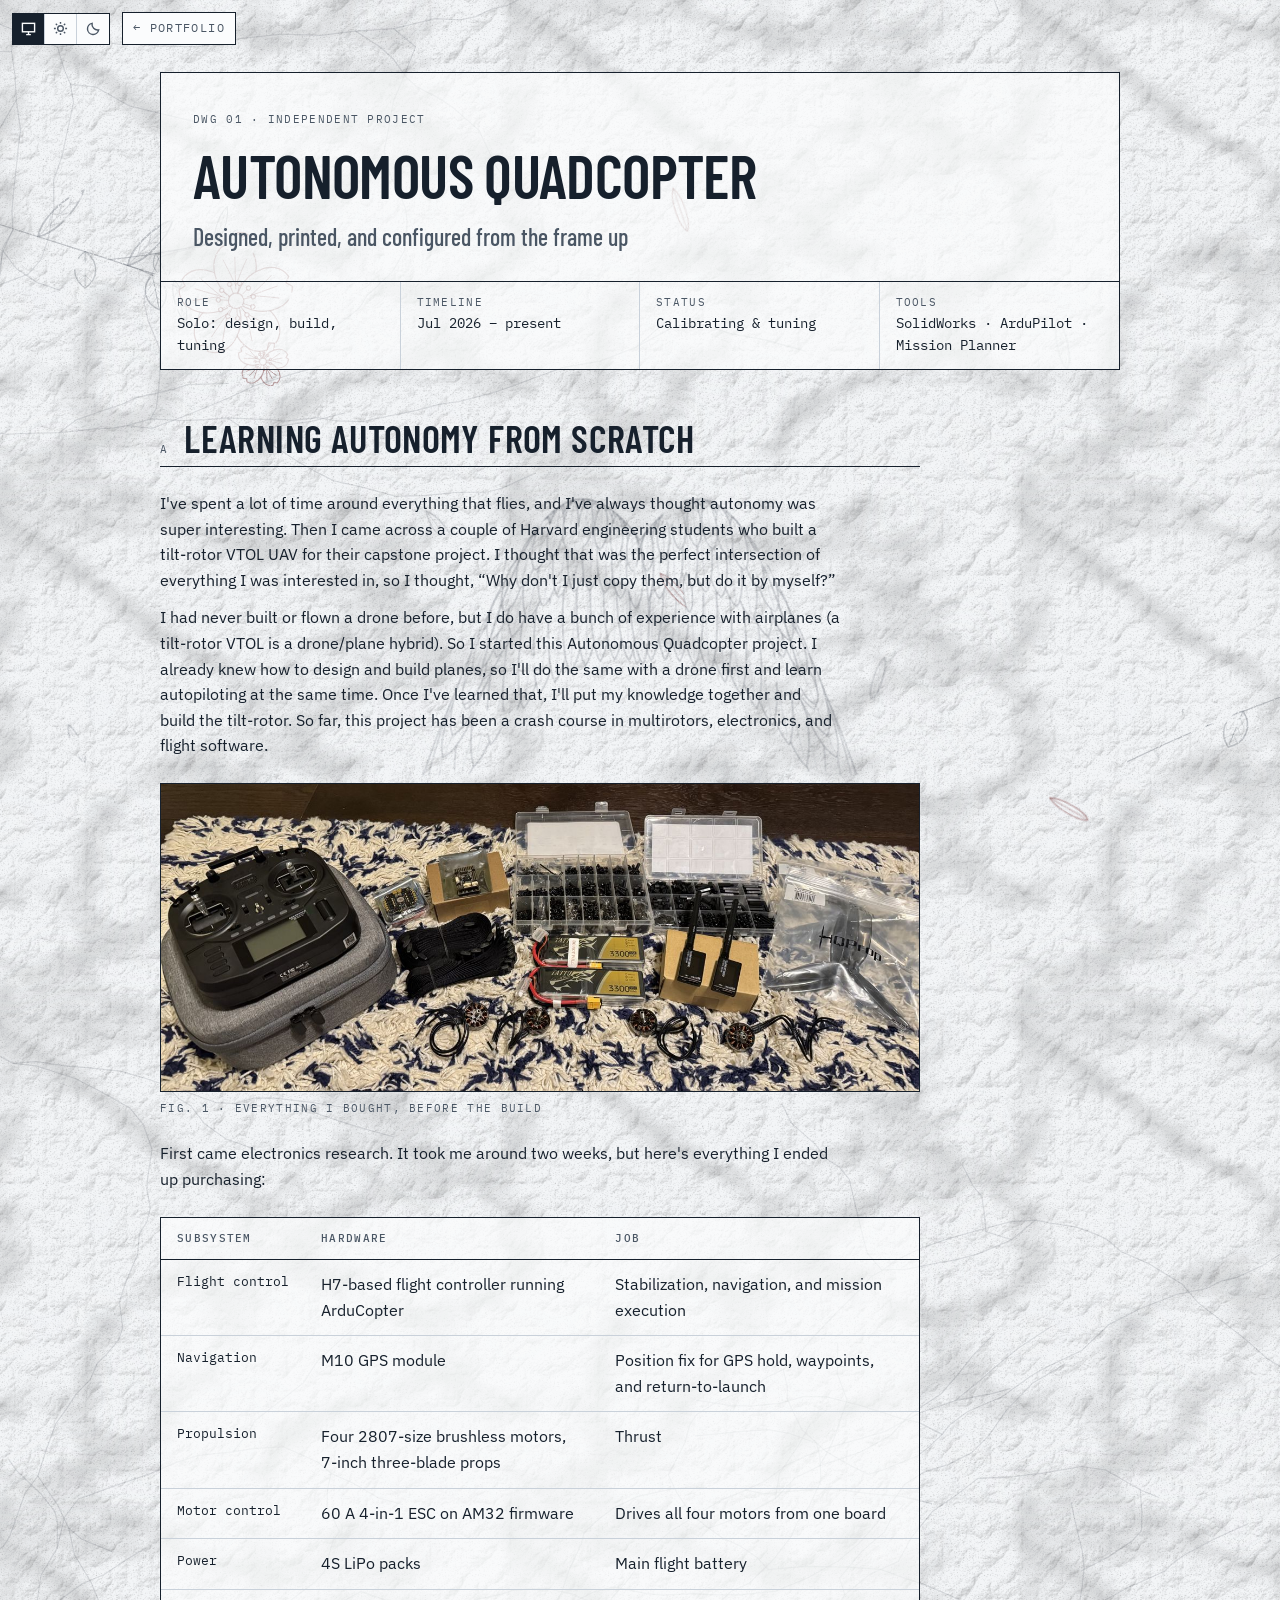
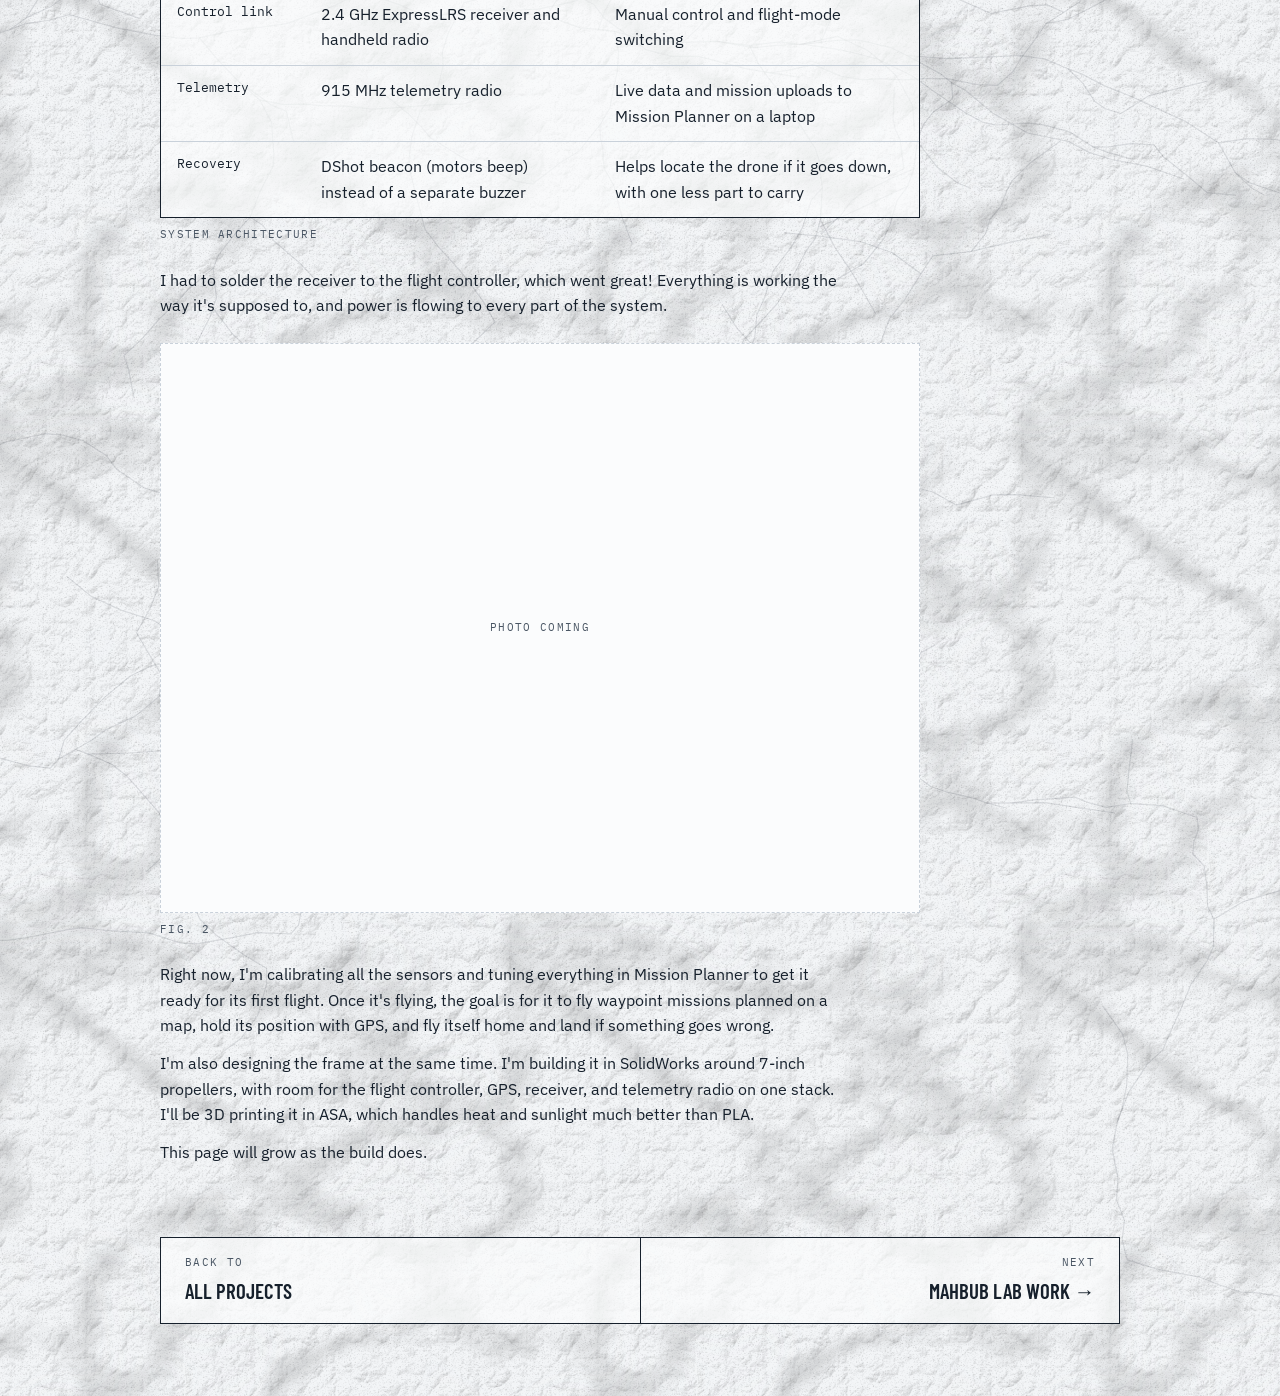
<file: quadcopter.html>
<!doctype html>
<html lang="en">
<head>
<meta charset="utf-8">
<meta name="viewport" content="width=device-width, initial-scale=1, viewport-fit=cover">
<title>Autonomous Quadcopter · Mikail Naqib</title>
<meta name="description" content="A 7-inch autonomous quadcopter designed, printed, and configured from the frame up by Mikail Naqib.">
<link rel="preconnect" href="https://fonts.googleapis.com">
<link rel="stylesheet" href="https://fonts.googleapis.com/css2?family=Barlow+Condensed:wght@500;600;700&family=IBM+Plex+Sans:ital,wght@0,400;0,500;0,600;1,400&family=IBM+Plex+Mono:wght@400;500&display=swap">
<link rel="stylesheet" href="styles.css">
<script src="site.js"></script>
<script src="background.js" defer></script>
</head>
<body>
<div class="wrap detail">

  <div class="topbar">
    <div class="theme-switch" role="group" aria-label="Color theme">
      <button type="button" data-mode="system" aria-pressed="false" aria-label="System theme" title="System"><svg viewBox="0 0 16 16" fill="none" stroke="currentColor" stroke-width="1.5" aria-hidden="true"><rect x="1.5" y="2.5" width="13" height="9"/><path d="M5.5 14.5h5M8 11.5v3"/></svg></button>
      <button type="button" data-mode="light" aria-pressed="false" aria-label="Light theme" title="Light"><svg viewBox="0 0 16 16" fill="none" stroke="currentColor" stroke-width="1.5" aria-hidden="true"><circle cx="8" cy="8" r="3"/><path d="M8 1v2M8 13v2M1 8h2M13 8h2M3 3l1.4 1.4M11.6 11.6L13 13M3 13l1.4-1.4M11.6 4.4L13 3"/></svg></button>
      <button type="button" data-mode="dark" aria-pressed="false" aria-label="Dark theme" title="Dark"><svg viewBox="0 0 16 16" fill="none" stroke="currentColor" stroke-width="1.5" aria-hidden="true"><path d="M13.5 9.5A6 6 0 0 1 6.5 2.5a6 6 0 1 0 7 7z"/></svg></button>
    </div>
    <a class="back" href="index.html#projects">&larr; Portfolio</a>
  </div>

  <!-- ============ TITLE BLOCK ============ -->
  <header class="titleblock stacked">
    <div class="tb-main">
      <span class="label">DWG 01 · Independent project</span>
      <h1>Autonomous Quadcopter</h1>
      <div class="tb-role">Designed, printed, and configured from the frame up</div>
    </div>
    <div class="tb-cells">
      <div class="tb-cell"><span class="label">Role</span><span class="v">Solo: design, build, tuning</span></div>
      <div class="tb-cell"><span class="label">Timeline</span><span class="v">Jul 2026 – present</span></div>
      <div class="tb-cell"><span class="label">Status</span><span class="v">Calibrating &amp; tuning</span></div>
      <div class="tb-cell"><span class="label">Tools</span><span class="v">SolidWorks · ArduPilot · Mission Planner</span></div>
    </div>
  </header>

  <!-- ============ PROJECT WRITE-UP ============
       To edit: change the text inside each <p>...</p>. -->
  <section class="story">
    <div class="sec-head"><span class="label">A</span><h2>Learning Autonomy From Scratch</h2></div>
    <div class="prose">
      <p>I've spent a lot of time around everything that flies, and I've always thought autonomy was super interesting. Then I came across a couple of Harvard engineering students who built a tilt-rotor VTOL UAV for their capstone project. I thought that was the perfect intersection of everything I was interested in, so I thought, &ldquo;Why don't I just copy them, but do it by myself?&rdquo;</p>
      <p>I had never built or flown a drone before, but I do have a bunch of experience with airplanes (a tilt-rotor VTOL is a drone/plane hybrid). So I started this Autonomous Quadcopter project. I already knew how to design and build planes, so I'll do the same with a drone first and learn autopiloting at the same time. Once I've learned that, I'll put my knowledge together and build the tilt-rotor. So far, this project has been a crash course in multirotors, electronics, and flight software.</p>
    </div>

    <figure class="media">
      <img src="images/quad-parts.jpg" alt="All of the quadcopter's parts laid out on a rug: radio transmitter and case, ESC, flight controller, hardware organizers, battery straps, two LiPo batteries, telemetry radios, four motors, and propellers" width="1400" height="567" loading="lazy">
      <figcaption class="label">Fig. 1 &middot; Everything I bought, before the build</figcaption>
    </figure>

    <div class="prose">
      <p>First came electronics research. It took me around two weeks, but here's everything I ended up purchasing:</p>
    </div>

    <!-- INFO BLOCK: system architecture table -->
    <figure class="media">
      <div class="tablewrap">
        <table class="bom">
          <thead><tr><th>Subsystem</th><th>Hardware</th><th>Job</th></tr></thead>
          <tbody>
            <tr><td>Flight control</td><td>H7-based flight controller running ArduCopter</td><td>Stabilization, navigation, and mission execution</td></tr>
            <tr><td>Navigation</td><td>M10 GPS module</td><td>Position fix for GPS hold, waypoints, and return-to-launch</td></tr>
            <tr><td>Propulsion</td><td>Four 2807-size brushless motors, 7-inch three-blade props</td><td>Thrust</td></tr>
            <tr><td>Motor control</td><td>60 A 4-in-1 ESC on AM32 firmware</td><td>Drives all four motors from one board</td></tr>
            <tr><td>Power</td><td>4S LiPo packs</td><td>Main flight battery</td></tr>
            <tr><td>Control link</td><td>2.4 GHz ExpressLRS receiver and handheld radio</td><td>Manual control and flight-mode switching</td></tr>
            <tr><td>Telemetry</td><td>915 MHz telemetry radio</td><td>Live data and mission uploads to Mission Planner on a laptop</td></tr>
            <tr><td>Recovery</td><td>DShot beacon (motors beep) instead of a separate buzzer</td><td>Helps locate the drone if it goes down, with one less part to carry</td></tr>
          </tbody>
        </table>
      </div>
      <figcaption class="label">System architecture</figcaption>
    </figure>

    <div class="prose">
      <p>I had to solder the receiver to the flight controller, which went great! Everything is working the way it's supposed to, and power is flowing to every part of the system.</p>
    </div>

    <!-- PHOTO PLACEHOLDER: replace this whole <figure> with:
         <figure class="media">
           <img src="images/quad-photo-2.jpg" alt="Describe the photo" loading="lazy">
           <figcaption class="label">Fig. 2 &middot; Caption</figcaption>
         </figure> -->
    <figure class="media media-placeholder">
      <div class="ph label">Photo coming</div>
      <figcaption class="label">Fig. 2</figcaption>
    </figure>

    <div class="prose">
      <p>Right now, I'm calibrating all the sensors and tuning everything in Mission Planner to get it ready for its first flight. Once it's flying, the goal is for it to fly waypoint missions planned on a map, hold its position with GPS, and fly itself home and land if something goes wrong.</p>
      <p>I'm also designing the frame at the same time. I'm building it in SolidWorks around 7-inch propellers, with room for the flight controller, GPS, receiver, and telemetry radio on one stack. I'll be 3D printing it in ASA, which handles heat and sunlight much better than PLA.</p>
      <p>This page will grow as the build does.</p>
    </div>
  </section>

  <nav class="pager" aria-label="More projects">
    <a href="index.html#projects"><span class="label">Back to</span><strong>All projects</strong></a>
    <a href="mahbub-lab.html"><span class="label">Next</span><strong>Mahbub Lab Work &rarr;</strong></a>
  </nav>

</div>
</body>
</html>
</file>
<file: styles.css>
/* Layout: an engineering drawing sheet. Title block up top, each project is a numbered sheet with a figure frame and a spec table.
   Behind it all: a stone surface with wings, birds and a wild garden that move as you scroll (drawn by background.js). */
:root{
  --paper:#f3f5f7;
  --sheet:#fbfcfd;
  --ink:#16202c;
  --ink-2:#4a5664;
  --line:#c9d1da;
  --grid:rgba(22,32,44,.045);
  --accent:#550000;          /* deep maroon */
  --accent-ink:#ffffff;
  --accent-on-ink:#d48a84;   /* same hue, lifted for the dark contact panel */
  --font-display:"Barlow Condensed","Arial Narrow",Arial,sans-serif;
  --font-body:"IBM Plex Sans",system-ui,-apple-system,"Segoe UI",sans-serif;
  --font-mono:"IBM Plex Mono",ui-monospace,Menlo,Consolas,monospace;
  --s1:.25rem;--s2:.5rem;--s3:.75rem;--s4:1rem;--s5:1.5rem;--s6:2rem;--s7:3rem;--s8:4.5rem;

  /* ===== Scroll background: edit these to tune the look =====
     (line wear and plant spacing are set at the top of background.js) */
  --card:70;      /* how solid the cards are: 100 = fully solid, lower = more see-through */
  --art-k:.8;     /* strength of the drawn lines (wings, birds, plants): 0 to 1 */
  --tex-k:.8;     /* strength of the stone texture and its veins: 0 = off, 1 = full */
  --art:rgba(22,32,44,.27); --art-soft:rgba(22,32,44,.14); --art-accent:rgba(85,0,0,.5);   /* ink colors of the drawings */
  --tex:url(images/stone-light.webp); --tex-op:.75;   /* light-theme stone texture */
}
/* The page's own toggle (data-site-theme) always wins. In System mode, follow the host's data-theme if set, else the OS. */
@media (prefers-color-scheme:dark){:root:not([data-site-theme]):not([data-theme="light"]){
  --paper:#0e1a2a;--sheet:#13223a;--ink:#e6edf5;--ink-2:#9fb0c4;--line:#2c4160;--grid:rgba(160,190,230,.06);
  --accent:#d48a84;--accent-ink:#13223a;--accent-on-ink:#550000;
  --art:rgba(170,198,235,.30);--art-soft:rgba(170,198,235,.16);--art-accent:rgba(212,138,132,.6);--tex:url(images/stone-dark.webp);--tex-op:.58;color-scheme:dark}}
:root[data-site-theme="dark"],:root:not([data-site-theme])[data-theme="dark"]{
  --paper:#0e1a2a;--sheet:#13223a;--ink:#e6edf5;--ink-2:#9fb0c4;--line:#2c4160;--grid:rgba(160,190,230,.06);
  --accent:#d48a84;--accent-ink:#13223a;--accent-on-ink:#550000;
  --art:rgba(170,198,235,.30);--art-soft:rgba(170,198,235,.16);--art-accent:rgba(212,138,132,.6);--tex:url(images/stone-dark.webp);--tex-op:.58;color-scheme:dark}

*{box-sizing:border-box}
body{
  position:relative;margin:0;
  background:var(--paper);color:var(--ink);font-family:var(--font-body);font-size:1rem;line-height:1.6;
}
.wrap{max-width:1040px;margin:0 auto;padding-inline:clamp(16px,4vw,40px);padding-block:72px var(--s8)}
a{color:inherit}
a:focus-visible,button:focus-visible{outline:2px solid var(--accent);outline-offset:3px}
h1,h2,h3{font-family:var(--font-display);font-weight:600;text-wrap:balance;margin:0;line-height:1.05}
.mono{font-family:var(--font-mono);font-size:.78rem;letter-spacing:.04em}
.label{font-family:var(--font-mono);font-size:.68rem;letter-spacing:.12em;text-transform:uppercase;color:var(--ink-2)}

/* ---------- Theme switch ---------- */
.topbar{position:absolute;top:calc(env(safe-area-inset-top,0px) + 12px);left:12px;z-index:2}
.theme-switch{display:inline-flex;border:1.5px solid var(--ink);background:var(--sheet)}
.theme-switch button{background:transparent;color:var(--ink-2);border:0;border-right:1px solid var(--line);width:32px;height:30px;padding:0;cursor:pointer;display:inline-flex;align-items:center;justify-content:center}
.theme-switch button:last-child{border-right:0}
.theme-switch button:hover{color:var(--ink)}
.theme-switch button[aria-pressed="true"]{background:var(--ink);color:var(--sheet)}
.theme-switch svg{width:15px;height:15px;flex:none}

/* ---------- Title block header ---------- */
.titleblock{border:1.5px solid var(--ink);background:var(--sheet);background:color-mix(in srgb,var(--sheet) calc(var(--card)*1%),transparent);display:grid;grid-template-columns:1fr auto}
.tb-main{padding:var(--s6) var(--s6) var(--s5);border-right:1.5px solid var(--ink);min-width:0}
.tb-main h1{font-size:clamp(2.8rem,8vw,5.2rem);letter-spacing:-.01em;text-transform:uppercase}
.tb-main h1 .first{color:var(--accent)}
.tb-role{font-family:var(--font-display);font-size:clamp(1.15rem,2.6vw,1.5rem);font-weight:500;margin-top:var(--s3);color:var(--ink-2)}
.tb-summary{max-width:58ch;margin:var(--s4) 0 0;color:var(--ink)}
.tb-cells{display:grid;grid-template-columns:1fr;min-width:220px}
.tb-cell{padding:var(--s3) var(--s4);border-bottom:1px solid var(--line);display:flex;flex-direction:column;gap:2px}
.tb-cell:last-child{border-bottom:none}
.tb-cell .v{font-family:var(--font-mono);font-size:.85rem;font-variant-numeric:tabular-nums;overflow-wrap:anywhere}
.tag{display:inline-flex;align-items:center;gap:.4em;background:var(--accent);color:var(--accent-ink);font-family:var(--font-mono);font-size:.68rem;letter-spacing:.12em;text-transform:uppercase;padding:.3em .7em;font-weight:500;align-self:flex-start}

nav.toc{display:flex;flex-wrap:wrap;gap:var(--s2) var(--s5);margin-top:var(--s4);padding-block:var(--s3);border-bottom:1px solid var(--line)}
nav.toc a{font-family:var(--font-mono);font-size:.75rem;letter-spacing:.1em;text-transform:uppercase;text-decoration:none;color:var(--ink-2)}
nav.toc a:hover{color:var(--accent)}
nav.toc a span{color:var(--accent);margin-right:.4em}

/* ---------- Sections ---------- */
section{margin-top:var(--s8)}
.sec-head{display:flex;align-items:baseline;gap:var(--s4);border-bottom:1.5px solid var(--ink);padding-bottom:var(--s2);margin-bottom:var(--s5)}
.sec-head h2{font-size:clamp(1.8rem,4vw,2.4rem);text-transform:uppercase;letter-spacing:.01em}
.sec-head h2 ~ .label{margin-left:auto}

/* Experience */
.xp{display:grid;grid-template-columns:150px 1fr;gap:var(--s4) var(--s6);padding-block:var(--s5);border-bottom:1px solid var(--line)}
.xp:first-of-type{padding-top:0}
.xp-when{font-family:var(--font-mono);font-size:.78rem;color:var(--ink-2);font-variant-numeric:tabular-nums;padding-top:.35rem}
.xp-body{min-width:0}
.xp-body h3{font-size:1.55rem}
.xp-org{font-weight:500;color:var(--ink-2);margin-top:2px}
ul.pts{margin:var(--s3) 0 0;padding:0;list-style:none;display:grid;gap:var(--s2);max-width:68ch}
ul.pts li{position:relative;padding-left:1.25rem}
ul.pts li::before{content:"";position:absolute;left:0;top:.68em;width:.55rem;height:1.5px;background:var(--accent)}
.chips{display:flex;flex-wrap:wrap;gap:var(--s2);margin-top:var(--s3)}
.chip{font-family:var(--font-mono);font-size:.7rem;border:1px solid var(--line);padding:.15em .6em;color:var(--ink-2)}

/* Project sheets */
.sheets{display:grid;gap:var(--s6)}
.sheet{background:var(--sheet);background:color-mix(in srgb,var(--sheet) calc(var(--card)*1%),transparent);border:1.5px solid var(--ink);display:grid;grid-template-columns:minmax(0,5fr) minmax(0,6fr)}
.fig{border-right:1.5px solid var(--ink);position:relative;min-height:260px;display:flex;align-items:center;justify-content:center;overflow:hidden}
.fig img{width:100%;height:100%;object-fit:cover;display:block;position:absolute;inset:0}
.fig svg{width:78%;max-width:300px;height:auto}
.fig .fig-cap{position:absolute;left:var(--s3);bottom:var(--s2);background:var(--sheet);padding:0 .35em}
.fig .corner{position:absolute;width:14px;height:14px;border-color:var(--ink-2);border-style:solid}
.fig .c1{top:10px;left:10px;border-width:1px 0 0 1px}.fig .c2{top:10px;right:10px;border-width:1px 1px 0 0}
.fig .c3{bottom:10px;right:10px;border-width:0 1px 1px 0}.fig .c4{bottom:10px;left:10px;border-width:0 0 1px 1px}
.sheet-body{display:flex;flex-direction:column;min-width:0}
.sheet-top{padding:var(--s5);flex:1}
.sheet-top h3{font-size:1.8rem;text-transform:uppercase}
.sheet-top p{margin:var(--s3) 0 0;max-width:62ch}
.specs{display:grid;grid-template-columns:repeat(3,minmax(0,1fr));border-top:1.5px solid var(--ink)}
.specs div{padding:var(--s2) var(--s4);border-right:1px solid var(--line);display:flex;flex-direction:column;gap:2px;min-width:0}
.specs div:last-child{border-right:none}
.specs .v{font-family:var(--font-mono);font-size:.8rem;overflow-wrap:anywhere}

/* Skills / creds */
.grid2{display:grid;grid-template-columns:repeat(2,minmax(0,1fr));gap:var(--s6)}
.kv{display:grid;grid-template-columns:140px 1fr;gap:var(--s2) var(--s4);padding-block:var(--s3);border-bottom:1px solid var(--line)}
.kv:last-child{border-bottom:none}
.kv dd{margin:0;min-width:0}
.kv dt{padding-top:.2rem}
.list-plain{list-style:none;padding:0;margin:0;display:grid;gap:var(--s3)}
.list-plain li{display:grid;grid-template-columns:1.6rem 1fr;align-items:baseline}
.list-plain .n{font-family:var(--font-mono);font-size:.72rem;color:var(--accent)}
h3.sub{font-size:1.3rem;text-transform:uppercase;margin-bottom:var(--s3)}

/* Contact */
.contact{background:var(--ink);background:color-mix(in srgb,var(--ink) calc(70% + var(--card)*.3%),transparent);color:var(--paper);padding:var(--s6);display:grid;grid-template-columns:1fr auto;gap:var(--s5);align-items:end}
.contact h2{font-size:clamp(2rem,5vw,3rem);text-transform:uppercase;color:var(--paper)}
.contact p{margin:var(--s2) 0 0;max-width:46ch;opacity:.85}
.contact .links{display:grid;gap:var(--s2);min-width:0}
.contact .row{display:flex;align-items:center;gap:var(--s3);font-family:var(--font-mono);font-size:.82rem;flex-wrap:wrap}
.contact .row .k{opacity:.6;width:5.5em;text-transform:uppercase;font-size:.68rem;letter-spacing:.12em}
.contact a{color:var(--paper);text-decoration-color:var(--accent-on-ink);text-underline-offset:3px;overflow-wrap:anywhere}
.copy{font-family:var(--font-mono);font-size:.65rem;letter-spacing:.1em;text-transform:uppercase;background:transparent;color:var(--paper);border:1px solid currentColor;padding:.2em .6em;cursor:pointer;opacity:.75}
.copy:hover{opacity:1;color:var(--accent-on-ink)}
footer{margin-top:var(--s5);display:flex;justify-content:space-between;flex-wrap:wrap;gap:var(--s3)}

@media (max-width:760px){
  .titleblock{grid-template-columns:1fr}
  .tb-main{border-right:none;border-bottom:1.5px solid var(--ink);padding:var(--s5) var(--s4)}
  .tb-cells{grid-template-columns:1fr 1fr;min-width:0}
  .tb-cell:nth-child(odd){border-right:1px solid var(--line)}
  .xp{grid-template-columns:1fr;gap:var(--s2)}
  .sheet{grid-template-columns:1fr}
  .fig{border-right:none;border-bottom:1.5px solid var(--ink);min-height:200px}
  .specs{grid-template-columns:1fr 1fr}
  .specs div:nth-child(2){border-right:none}
  .specs div:nth-child(3){grid-column:1/-1;border-top:1px solid var(--line);border-right:none}
  .grid2{grid-template-columns:1fr}
  .kv{grid-template-columns:1fr;gap:var(--s1)}
  .contact{grid-template-columns:1fr;padding:var(--s5) var(--s4)}
}
@media (prefers-reduced-motion:no-preference){
  .sheet{transition:transform .2s ease,box-shadow .2s ease}
  a.sheet:hover{transform:translate(-3px,-3px);box-shadow:6px 6px 0 var(--accent)}
}

/* ---------- Clickable project sheets ---------- */
a.sheet{color:inherit;text-decoration:none}
a.sheet:focus-visible{outline:2px solid var(--accent);outline-offset:4px}
.more{display:inline-block;margin-top:var(--s4);font-family:var(--font-mono);font-size:.95rem;letter-spacing:.08em;text-transform:uppercase;color:var(--accent);font-weight:500;
  text-decoration:underline;text-decoration-thickness:2px;text-underline-offset:5px}
a.sheet:hover .more,a.sheet.in-view .more{text-decoration-thickness:3px}

/* ---------- Project detail pages ---------- */
.topbar{display:flex;align-items:center;gap:var(--s3)}
.back{font-family:var(--font-mono);font-size:.72rem;letter-spacing:.12em;text-transform:uppercase;text-decoration:none;color:var(--ink-2);background:var(--sheet);border:1.5px solid var(--ink);height:33px;display:inline-flex;align-items:center;padding:0 .85em}
.back:hover{color:var(--accent)}
.detail h1{font-size:clamp(2.2rem,6vw,3.8rem);text-transform:uppercase;margin-top:var(--s3)}
.detail section{margin-top:var(--s7)}
.prose{max-width:68ch;display:grid;gap:var(--s3)}
.prose p{margin:0}
.gallery{display:grid;grid-template-columns:repeat(3,minmax(0,1fr));gap:var(--s4)}
.gallery .fig{border:1.5px solid var(--ink);background:var(--sheet);aspect-ratio:4/3;min-height:0;max-width:100%}
.gallery .fig svg{width:55%}
.tablewrap{overflow-x:auto;border:1.5px solid var(--ink);background:var(--sheet);background:color-mix(in srgb,var(--sheet) calc(var(--card)*1%),transparent)}
table.bom{border-collapse:collapse;width:100%;min-width:560px}
table.bom th,table.bom td{text-align:left;padding:var(--s3) var(--s4);border-bottom:1px solid var(--line);vertical-align:top}
table.bom tr:last-child td{border-bottom:none}
table.bom th{font-family:var(--font-mono);font-size:.68rem;letter-spacing:.12em;text-transform:uppercase;color:var(--ink-2);font-weight:500;border-bottom:1.5px solid var(--ink)}
table.bom td:first-child{font-family:var(--font-mono);font-size:.8rem;white-space:nowrap}
.todo{border:1.5px dashed var(--accent);padding:var(--s4) var(--s5);max-width:68ch;display:grid;gap:var(--s2);color:var(--ink-2)}
.todo .label{color:var(--accent)}
.todo ul{margin:0;padding-left:1.1rem;display:grid;gap:var(--s1)}
.pager{margin-top:var(--s8);display:grid;grid-template-columns:1fr 1fr;border:1.5px solid var(--ink);background:var(--sheet);background:color-mix(in srgb,var(--sheet) calc(var(--card)*1%),transparent)}
.pager a{padding:var(--s4) var(--s5);text-decoration:none;color:inherit;display:grid;gap:2px;min-width:0}
.pager a + a{border-left:1.5px solid var(--ink);text-align:right}
.pager a strong{font-family:var(--font-display);font-size:1.3rem;font-weight:600;text-transform:uppercase}
.pager a:hover strong{color:var(--accent)}
@media (max-width:760px){
  .gallery{grid-template-columns:1fr}
  .pager{grid-template-columns:1fr}
  .pager a + a{border-left:none;border-top:1.5px solid var(--ink);text-align:left}
}

/* ---------- Stacked title block (info cells in a row along the bottom) ----------
   Use it by writing <header class="titleblock stacked"> */
.titleblock.stacked{grid-template-columns:1fr}
.titleblock.stacked .tb-main{border-right:none;border-bottom:1.5px solid var(--ink)}
.titleblock.stacked .tb-cells{grid-template-columns:none;grid-auto-flow:column;grid-auto-columns:minmax(0,1fr);min-width:0}
.titleblock.stacked .tb-cell{border-bottom:none;border-right:1px solid var(--line)}
.titleblock.stacked .tb-cell:last-child{border-right:none}
@media (max-width:760px){
  .titleblock.stacked .tb-cells{grid-auto-flow:row;grid-template-columns:1fr 1fr}
  .titleblock.stacked .tb-cell{border-right:none;border-bottom:1px solid var(--line)}
  .titleblock.stacked .tb-cell:nth-child(odd){border-right:1px solid var(--line)}
  .titleblock.stacked .tb-cell:last-child{border-bottom:none}
  .titleblock.stacked .tb-cell:nth-last-child(2):nth-child(odd){border-bottom:none}
  .titleblock.stacked .tb-cell:last-child:nth-child(odd){grid-column:1/-1;border-right:none}
}

/* ---------- Under-construction notice (text lives in site.js) ---------- */
.notice-pending body{visibility:hidden}
.notice-open body{overflow:hidden}
.notice{position:fixed;inset:0;z-index:50;display:flex;align-items:center;justify-content:center;
  padding:calc(env(safe-area-inset-top,0px) + 16px) 16px calc(env(safe-area-inset-bottom,0px) + 16px);
  background:var(--paper);
  background-image:linear-gradient(var(--grid) 1px,transparent 1px),linear-gradient(90deg,var(--grid) 1px,transparent 1px);
  background-size:24px 24px;visibility:visible}
.notice-card{width:100%;max-width:560px;background:var(--sheet);border:1.5px solid var(--ink);box-shadow:8px 8px 0 var(--ink)}
.notice-tape{height:14px;background:repeating-linear-gradient(-45deg,var(--accent) 0 12px,var(--sheet) 12px 24px)}
.notice-body{padding:var(--s6) var(--s6) var(--s6);display:grid;gap:var(--s3);justify-items:start}
.notice-body h2{font-size:clamp(2.2rem,7vw,3.4rem);text-transform:uppercase}
.notice-body p{margin:0;max-width:46ch;color:var(--ink-2)}
.notice-go{margin-top:var(--s3);display:inline-flex;align-items:center;gap:.6em;cursor:pointer;
  font-family:var(--font-mono);font-size:.8rem;letter-spacing:.14em;text-transform:uppercase;font-weight:500;
  background:var(--ink);color:var(--sheet);border:1.5px solid var(--ink);padding:.8em 1.2em}
.notice-go svg{width:18px;height:18px}
.notice-go:hover{background:var(--accent);border-color:var(--accent);color:#fff}
.notice-go:focus-visible{outline:2px solid var(--accent);outline-offset:3px}
@media (prefers-reduced-motion:no-preference){
  .notice-card{animation:notice-in .35s ease-out}
  .notice-go svg{transition:transform .2s ease}
  .notice-go:hover svg{transform:translateX(4px)}
  .notice{transition:opacity .25s ease}
}
.notice-leaving{opacity:0}
@keyframes notice-in{from{transform:translateY(12px);opacity:0}to{transform:none;opacity:1}}
@media (max-width:760px){.notice-body{padding:var(--s5) var(--s4)}.notice-card{box-shadow:5px 5px 0 var(--ink)}}

/* ---------- Project write-up with photo and video ---------- */
.story{max-width:760px}
.story .prose p{text-wrap:pretty}
.media{margin:var(--s5) 0}
.media img{display:block;width:100%;height:auto;border:1.5px solid var(--ink);background:var(--sheet)}
.media figcaption{margin-top:var(--s2)}
.video{position:relative;aspect-ratio:16/9;max-width:100%;border:1.5px solid var(--ink);background:var(--ink)}
.video iframe{position:absolute;inset:0;width:100%;height:100%;border:0}
.video-link{display:inline-block;margin-top:var(--s2);font-family:var(--font-mono);font-size:.75rem;letter-spacing:.1em;text-transform:uppercase;color:var(--accent)}
.media-portrait img{width:auto;max-width:100%;max-height:min(80vh,720px)}
.titleblock.stacked .tb-main:last-child{border-bottom:none}
.media-pair{display:grid;grid-template-columns:1fr 1fr;gap:var(--s3)}
.media-pair figure{margin:0}
.media-pair img{display:block;width:100%;height:auto;border:1.5px solid var(--ink)}
.media-pair .media-cap{grid-column:1/-1;margin:var(--s1) 0 0}
.media video.anim{display:block;width:100%;height:auto;border:1.5px solid var(--ink);background:var(--sheet)}
@media (max-width:760px){.media-pair{grid-template-columns:1fr}}

/* ---------- Links inside write-ups ---------- */
.prose a{color:var(--accent);text-decoration:underline;text-decoration-thickness:1.5px;text-underline-offset:3px}
.prose a:hover{text-decoration-thickness:2.5px}

/* ---------- Small photo pair inside a project card ---------- */
.mini-pair{display:grid;grid-template-columns:1fr 1fr;gap:var(--s2);margin-top:var(--s4)}
.mini-pair figure{margin:0;display:grid;gap:var(--s1)}
.mini-pair img{display:block;width:100%;aspect-ratio:4/3;object-fit:cover;border:1px solid var(--line)}
.mini-trio{grid-template-columns:repeat(3,minmax(0,1fr))}

/* ---- photo placeholder + 3D model viewer ---- */
.media-placeholder .ph{display:flex;align-items:center;justify-content:center;aspect-ratio:4/3;border:1.5px dashed var(--line);background:var(--sheet);color:var(--ink-2);text-align:center;padding:var(--s4)}
.media-model model-viewer{display:block;width:100%;height:min(70vh,520px);border:1.5px solid var(--ink);background:var(--sheet);--poster-color:transparent}
.media-model .hint{color:var(--ink-2)}
@media (max-width:760px){.media-model model-viewer{height:360px}}

/* ---------- Clickable cards pop up when scrolled to the middle of the screen (see site.js),
   and still pop up on mouse-over. Cards that don't link anywhere stay flat. ---------- */
a.sheet{transition:transform .25s ease,box-shadow .25s ease}
a.sheet.in-view{transform:translate(-3px,-3px);box-shadow:6px 6px 0 var(--accent)}
@media (hover:none){a.sheet:hover:not(.in-view){transform:none;box-shadow:none}}

/* ---------- Scroll background (the drawings themselves are made by background.js) ----------
   Five layers sit behind the page content, back to front:
   garden, wear over the garden, wings + birds (a canvas), stone veins, stone texture.
   Every layer either stays still or only redraws a small area while scrolling, so the page scrolls smoothly. */
.bg-layer,.bg-wear,.bg-texture,.bg-wings{pointer-events:none;left:0;top:0;width:100%}
.bg-layer{overflow:hidden}
.bg-garden,.bg-veins,.bg-wear,.bg-texture{position:absolute;height:100%}
.bg-wings{position:fixed;height:100vh;height:100lvh}
.bg-garden{z-index:-5;opacity:var(--art-k)}
.bg-wear{z-index:-4;background:var(--paper);-webkit-mask-image:url(images/wear.png);mask-image:url(images/wear.png);-webkit-mask-size:512px 512px;mask-size:512px 512px}
.bg-wings{z-index:-3}
/* fade each piece on its own: fading the whole full-screen layer would force an extra full-screen blend every frame */
.bg-wings canvas{position:absolute;left:0;top:0;will-change:transform;transform-origin:0 0;opacity:var(--art-k)}
.bg-veins{z-index:-2;opacity:min(1,var(--tex-k))}
.bg-texture{z-index:-1;background-image:var(--tex);background-size:512px 512px;opacity:calc(var(--tex-op)*var(--tex-k))}
.bg-layer *{fill:none;stroke:var(--art);stroke-width:1.2;stroke-linecap:round;stroke-linejoin:round}
.bg-layer .soft,.bg-layer .soft *{stroke:var(--art-soft)}
.bg-layer .acc,.bg-layer .acc *{stroke:var(--art-accent)}
.bg-layer .solid,.bg-layer .solid *{fill:var(--paper)}
.bg-layer .hair{stroke-width:.8}
.bg-layer .bird *{vector-effect:non-scaling-stroke}
.bg-veins *{stroke:var(--art-soft)}
@media print{.bg-layer,.bg-wear,.bg-texture,.bg-wings{display:none}}
</file>
